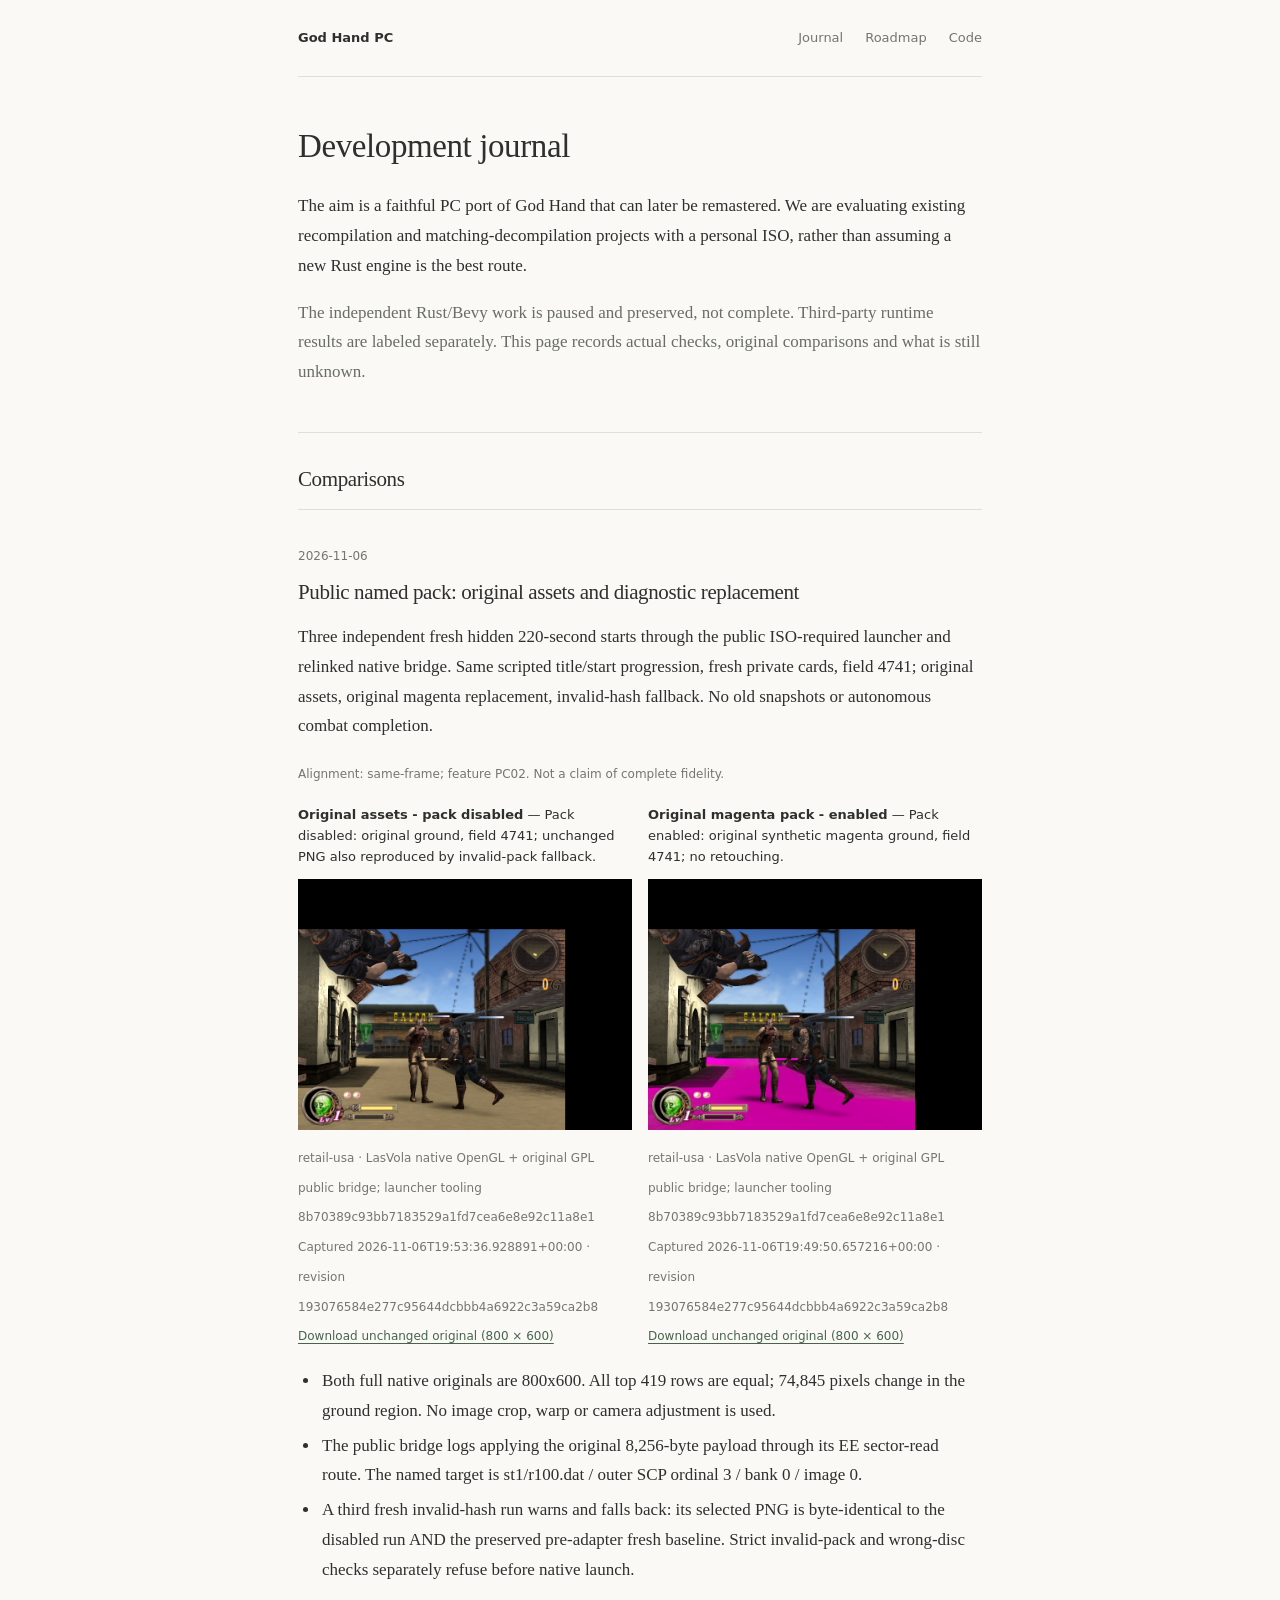
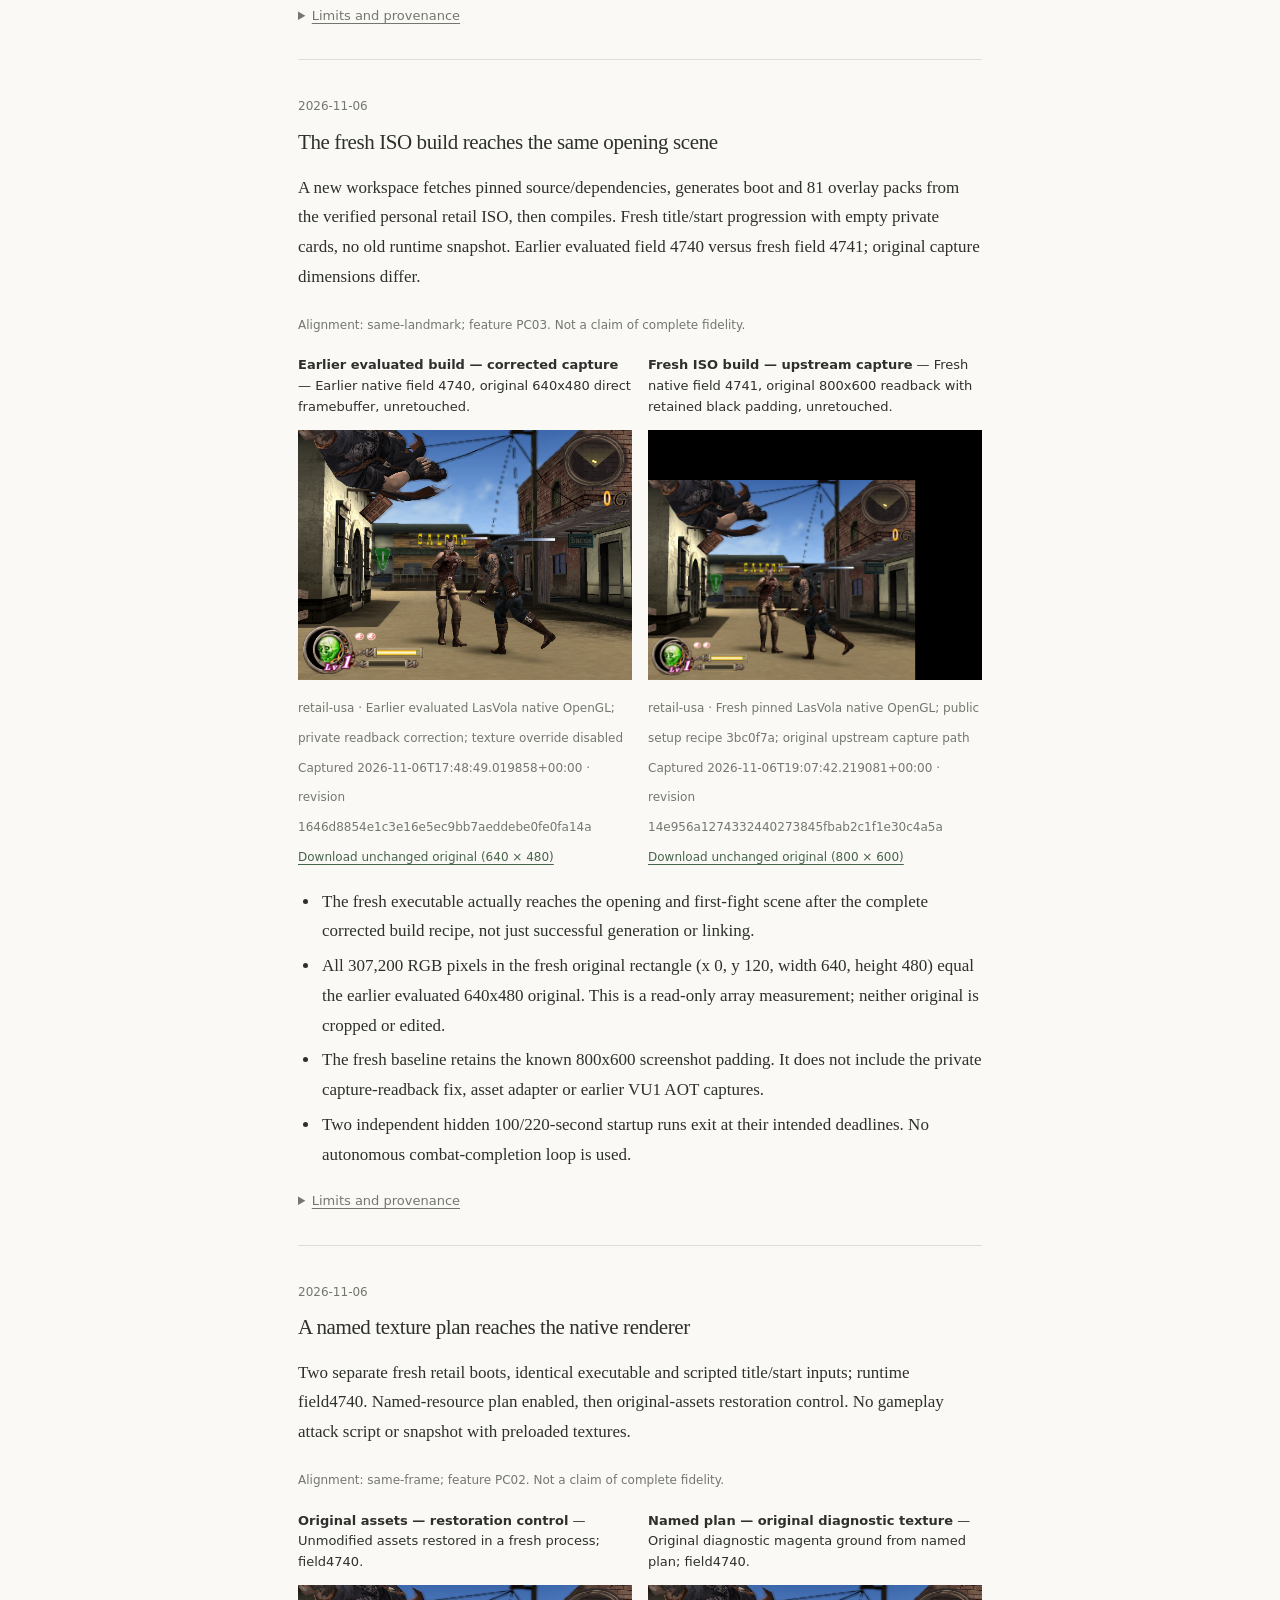
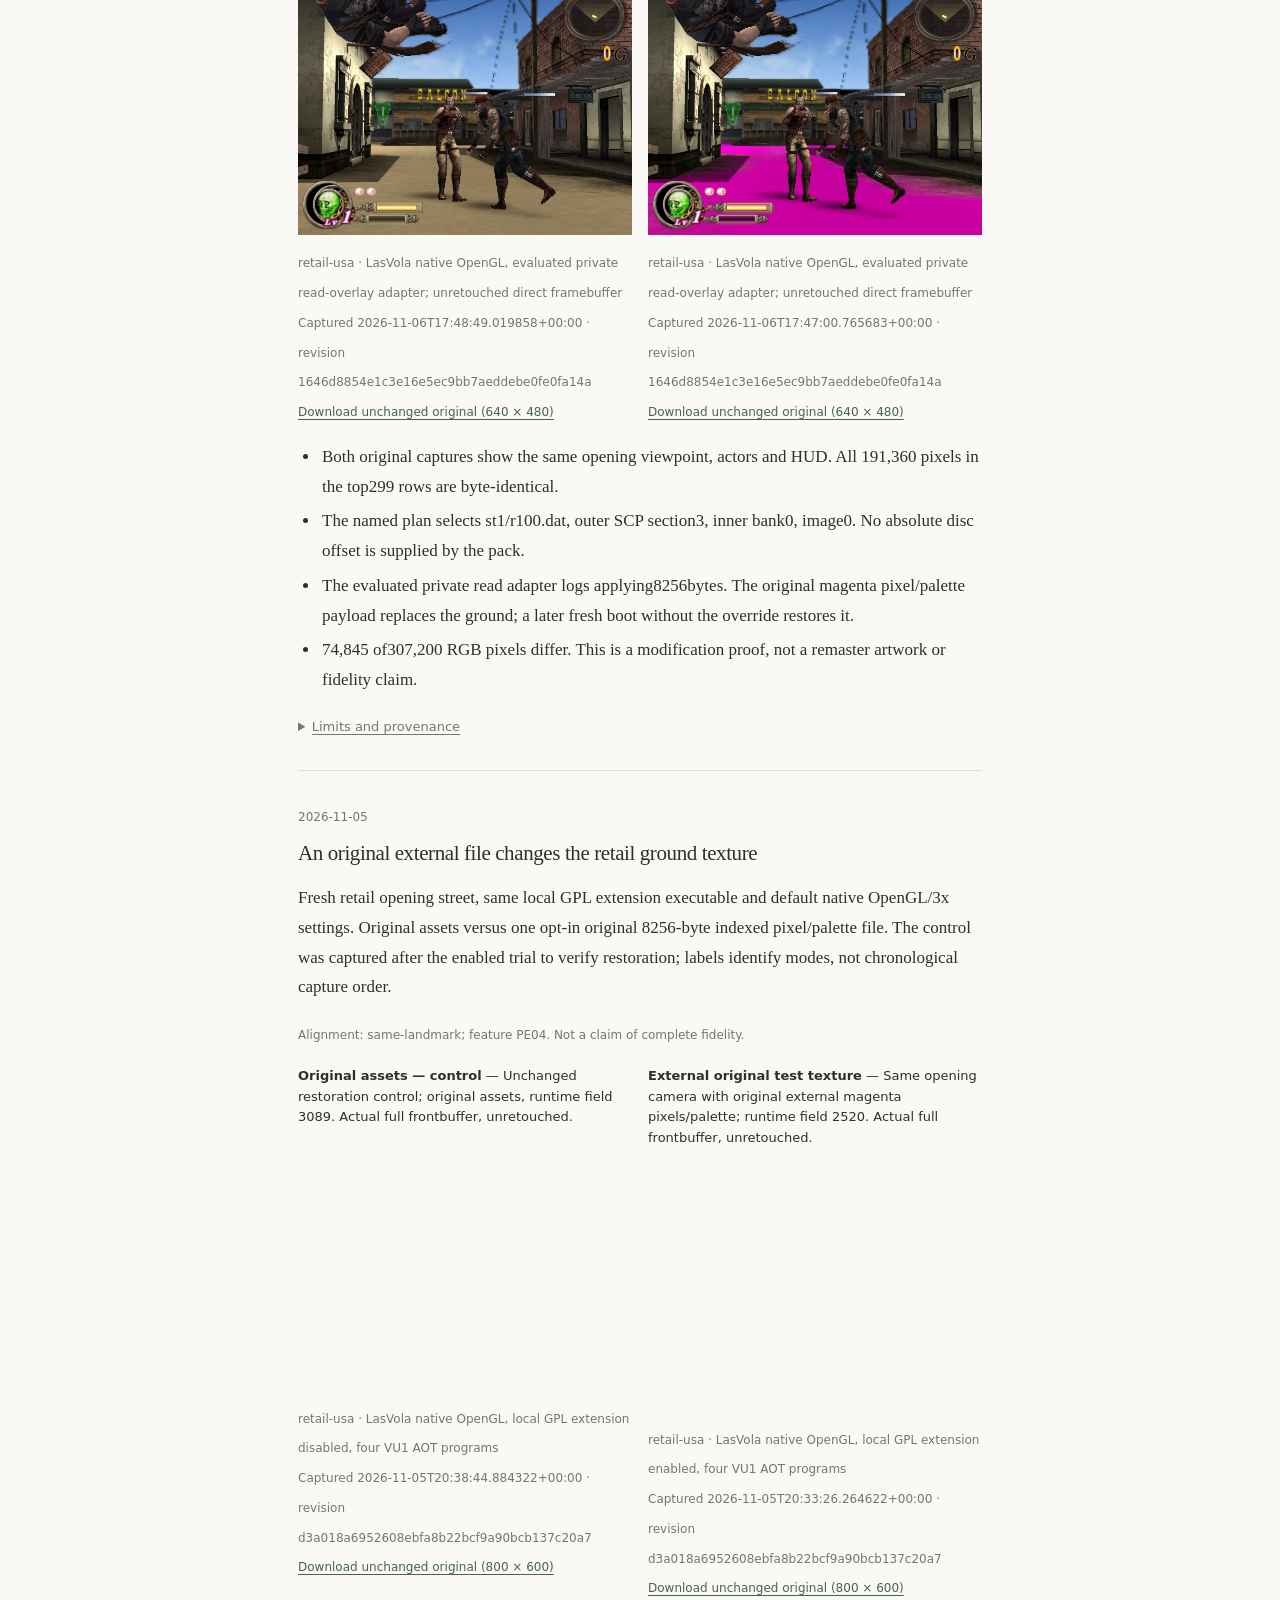
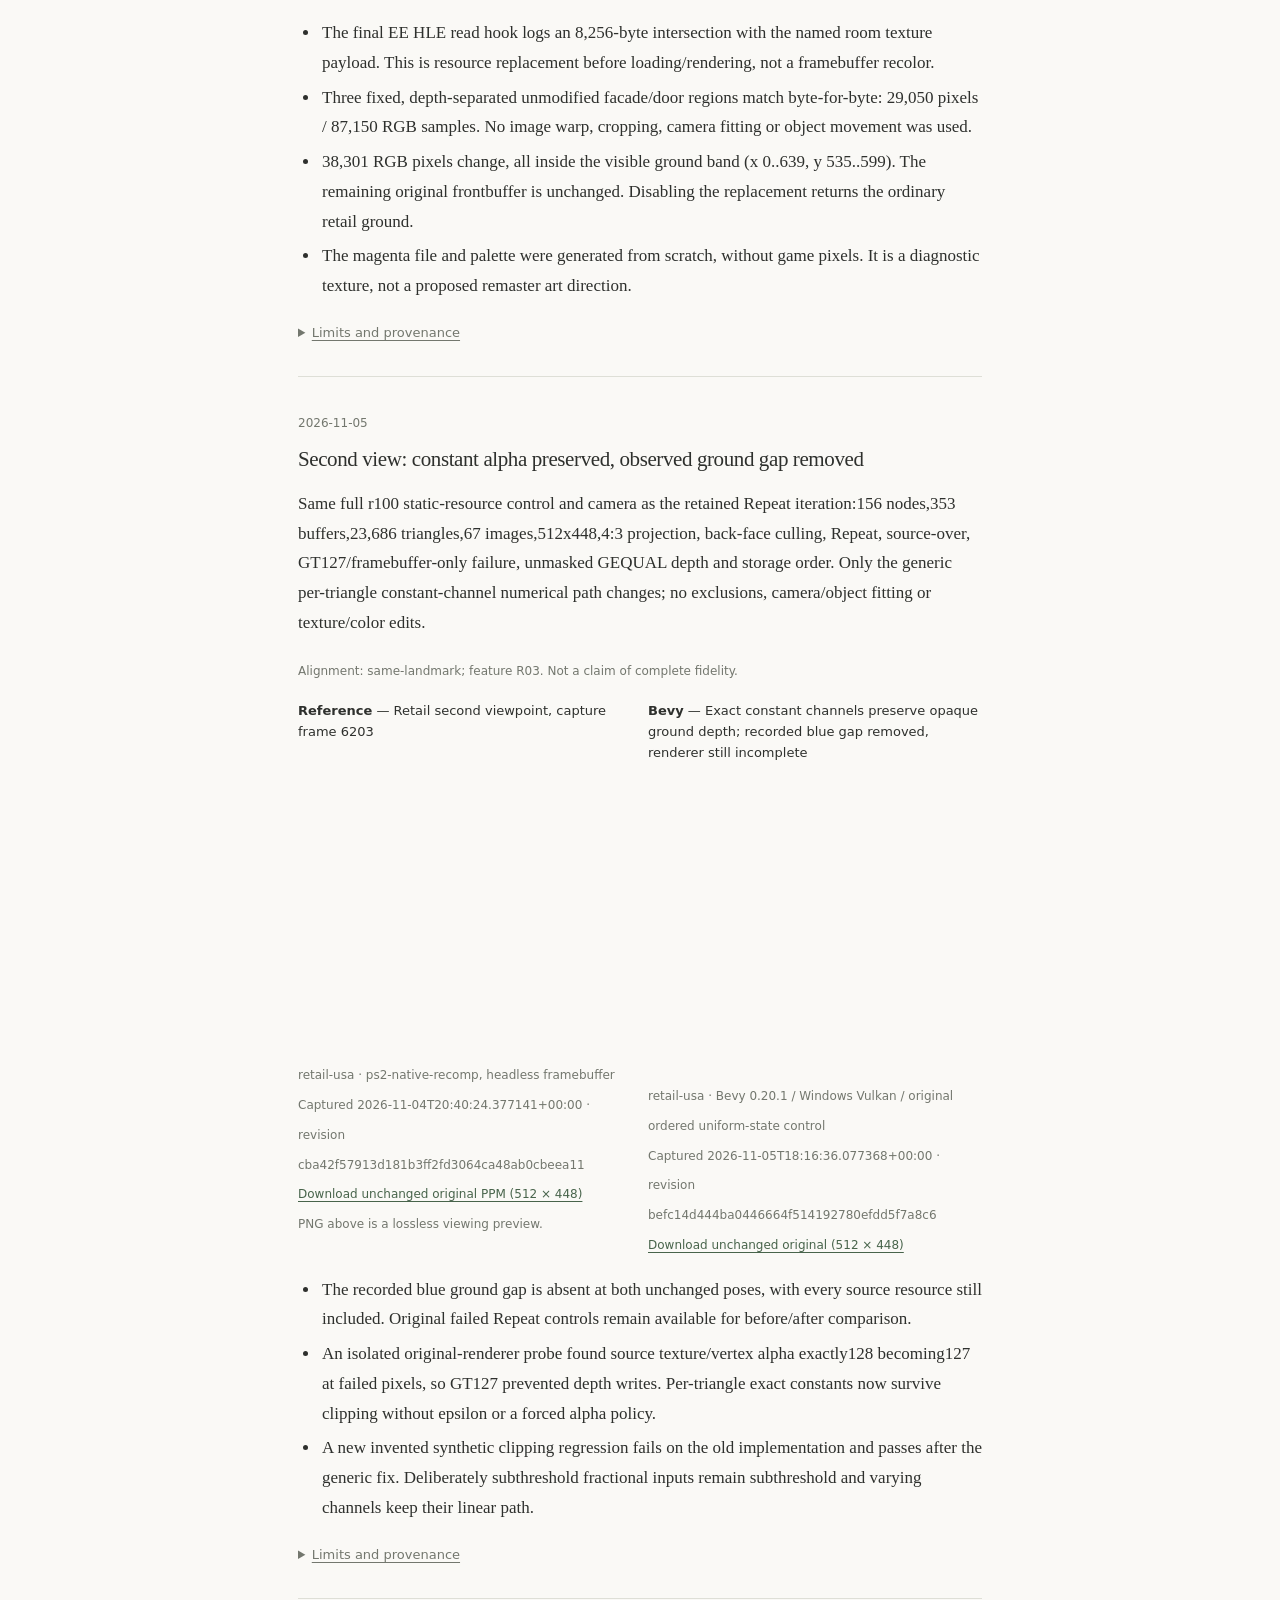
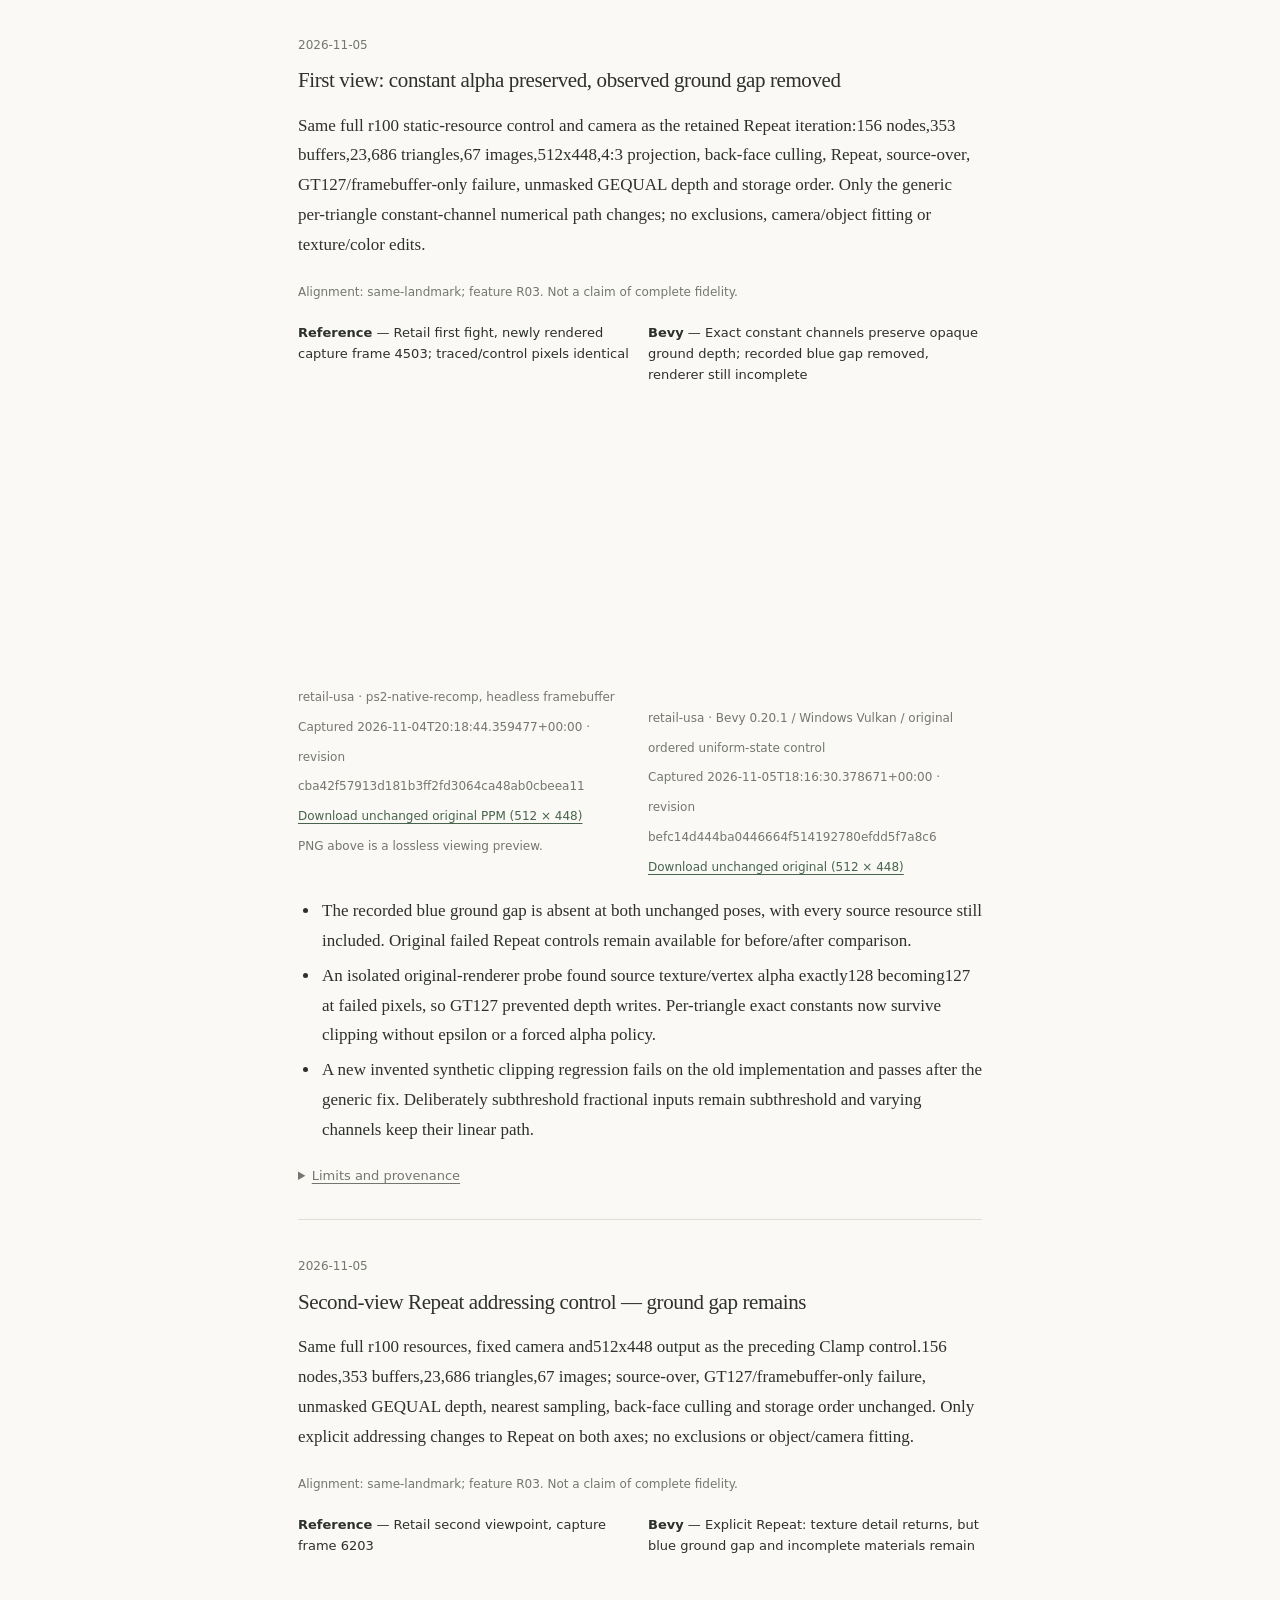
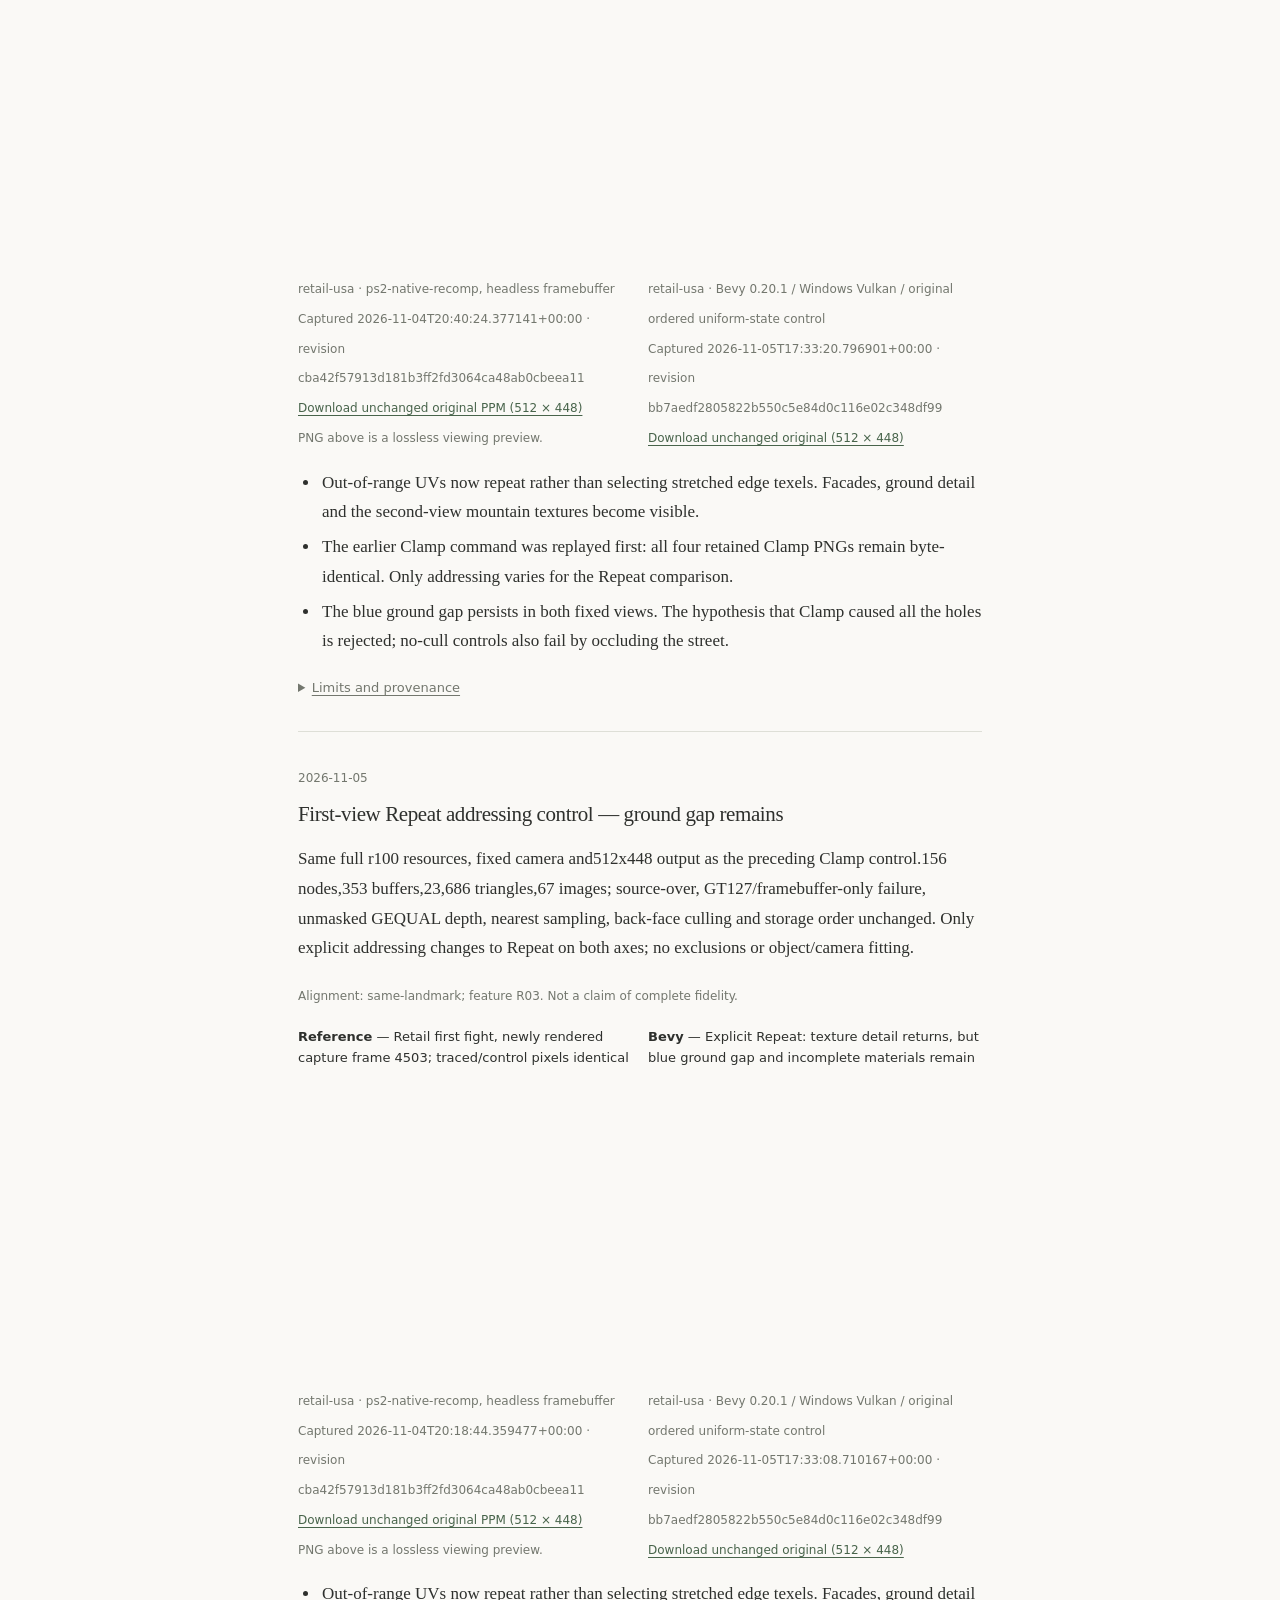
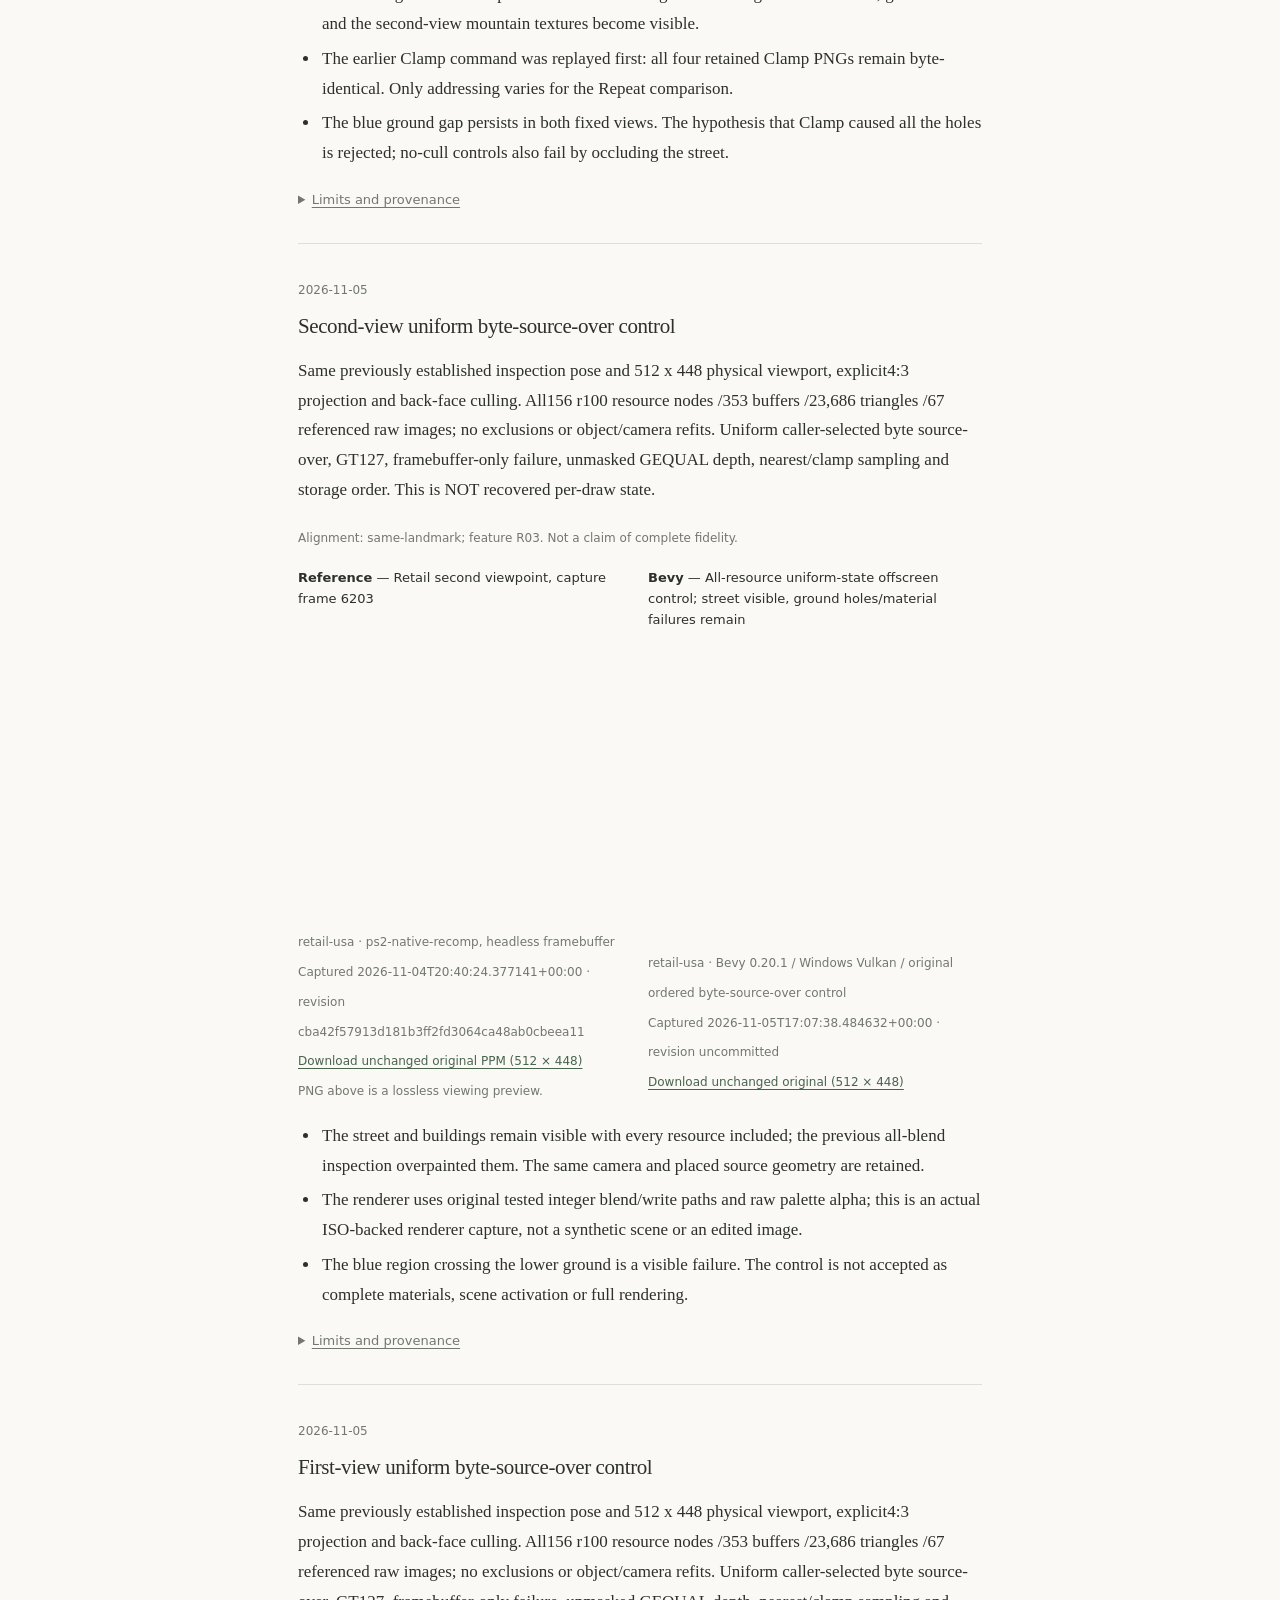
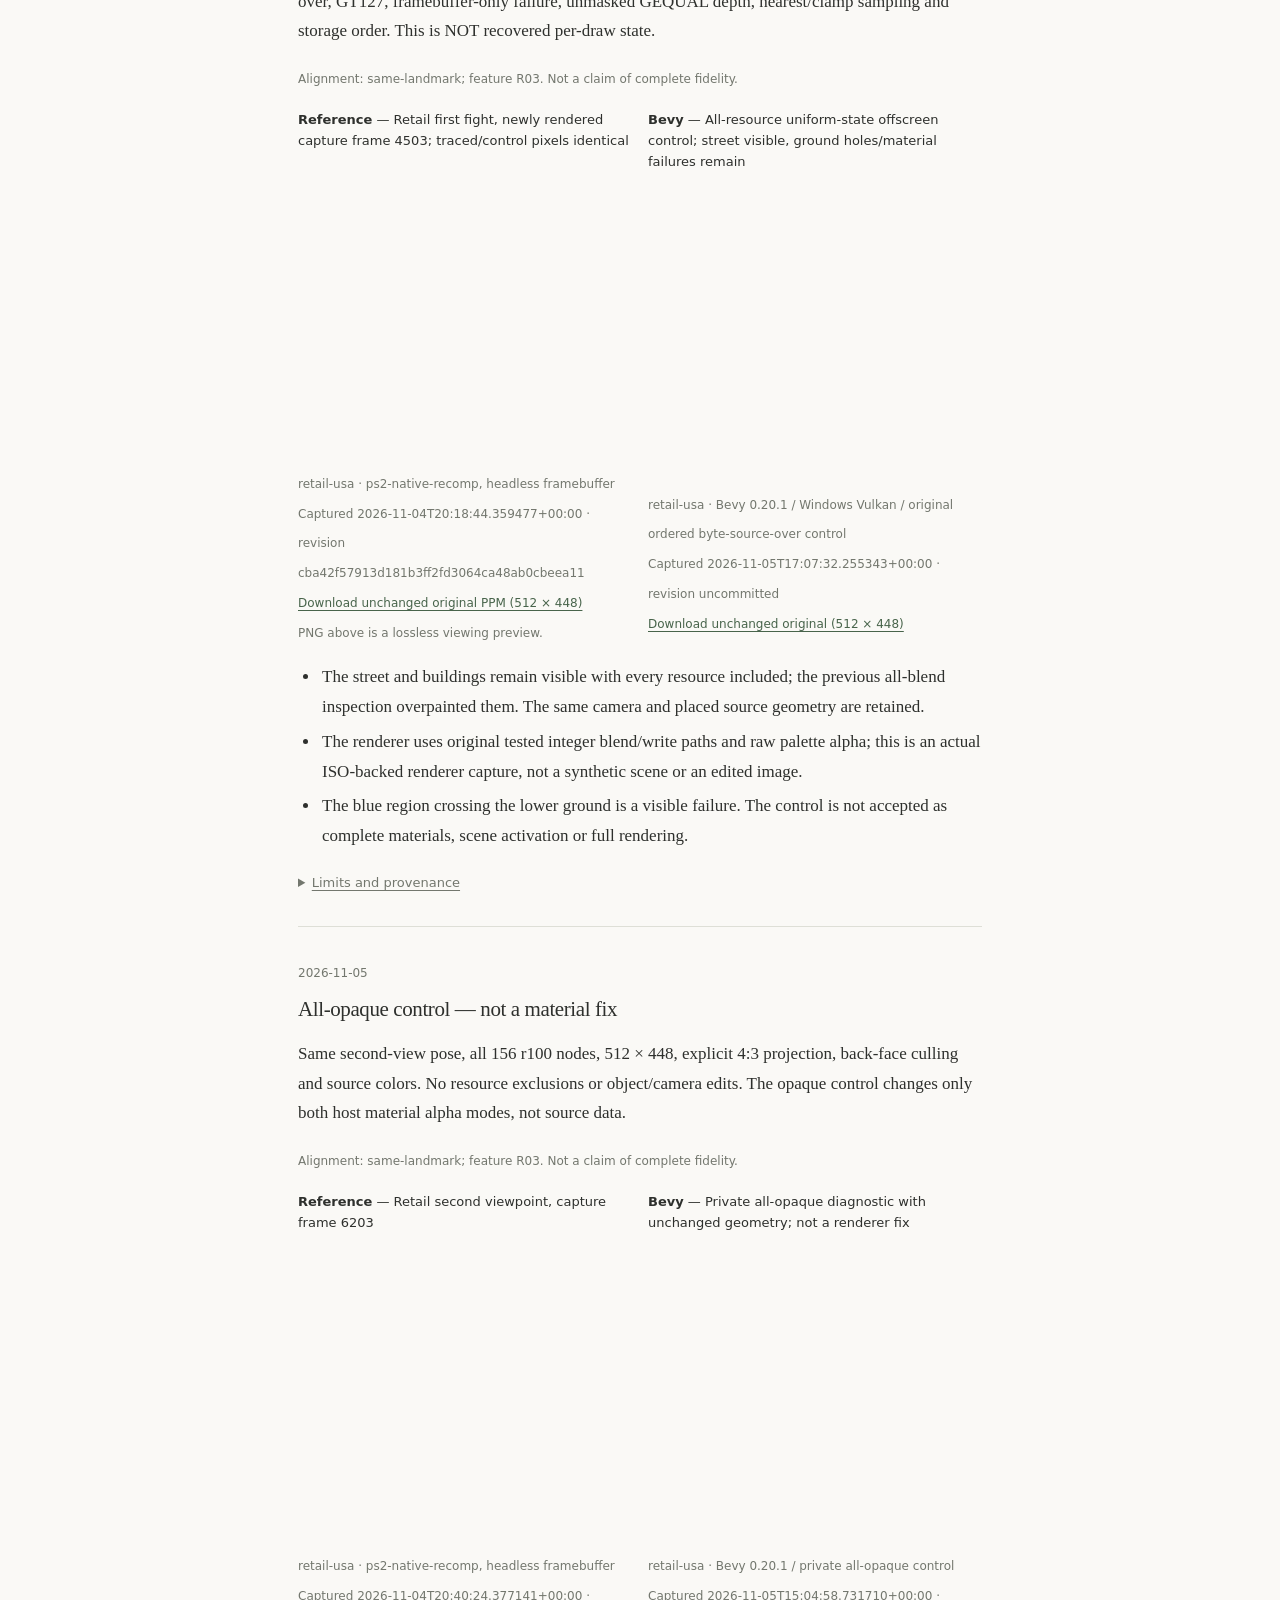
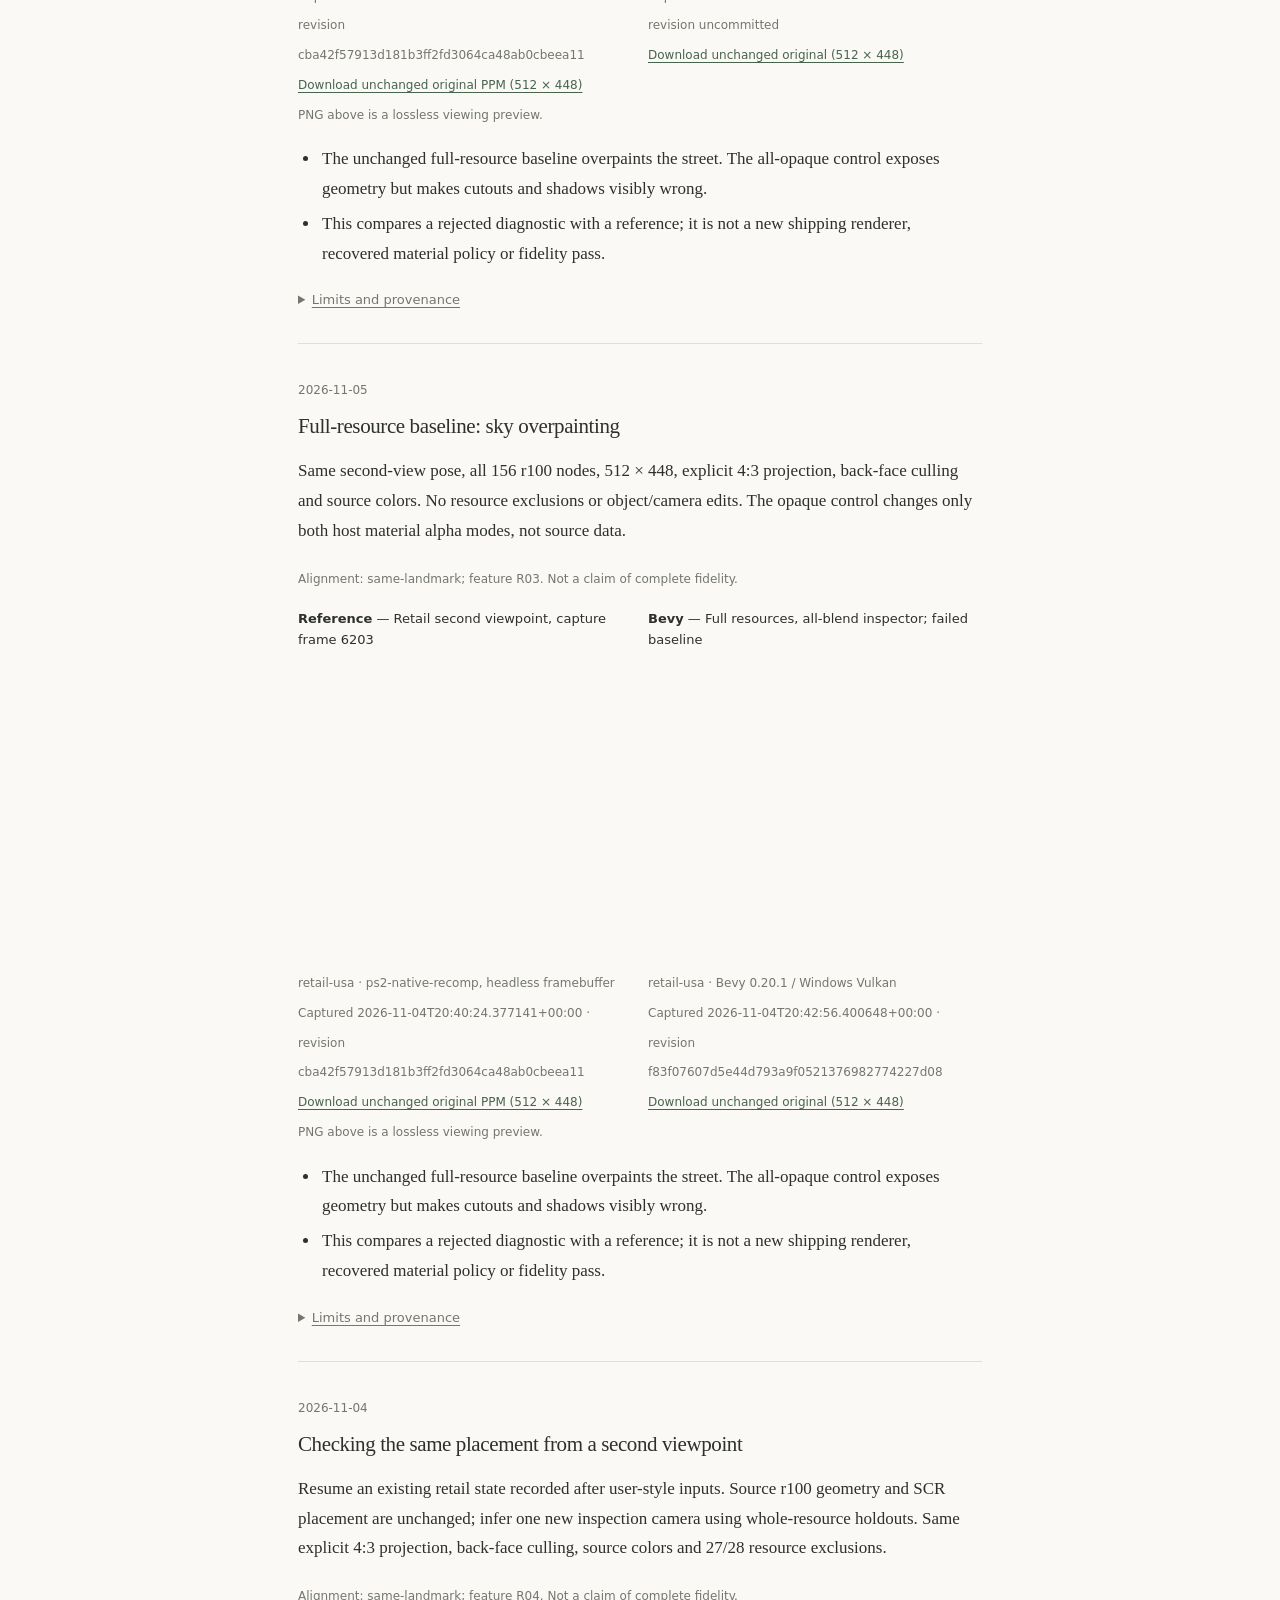
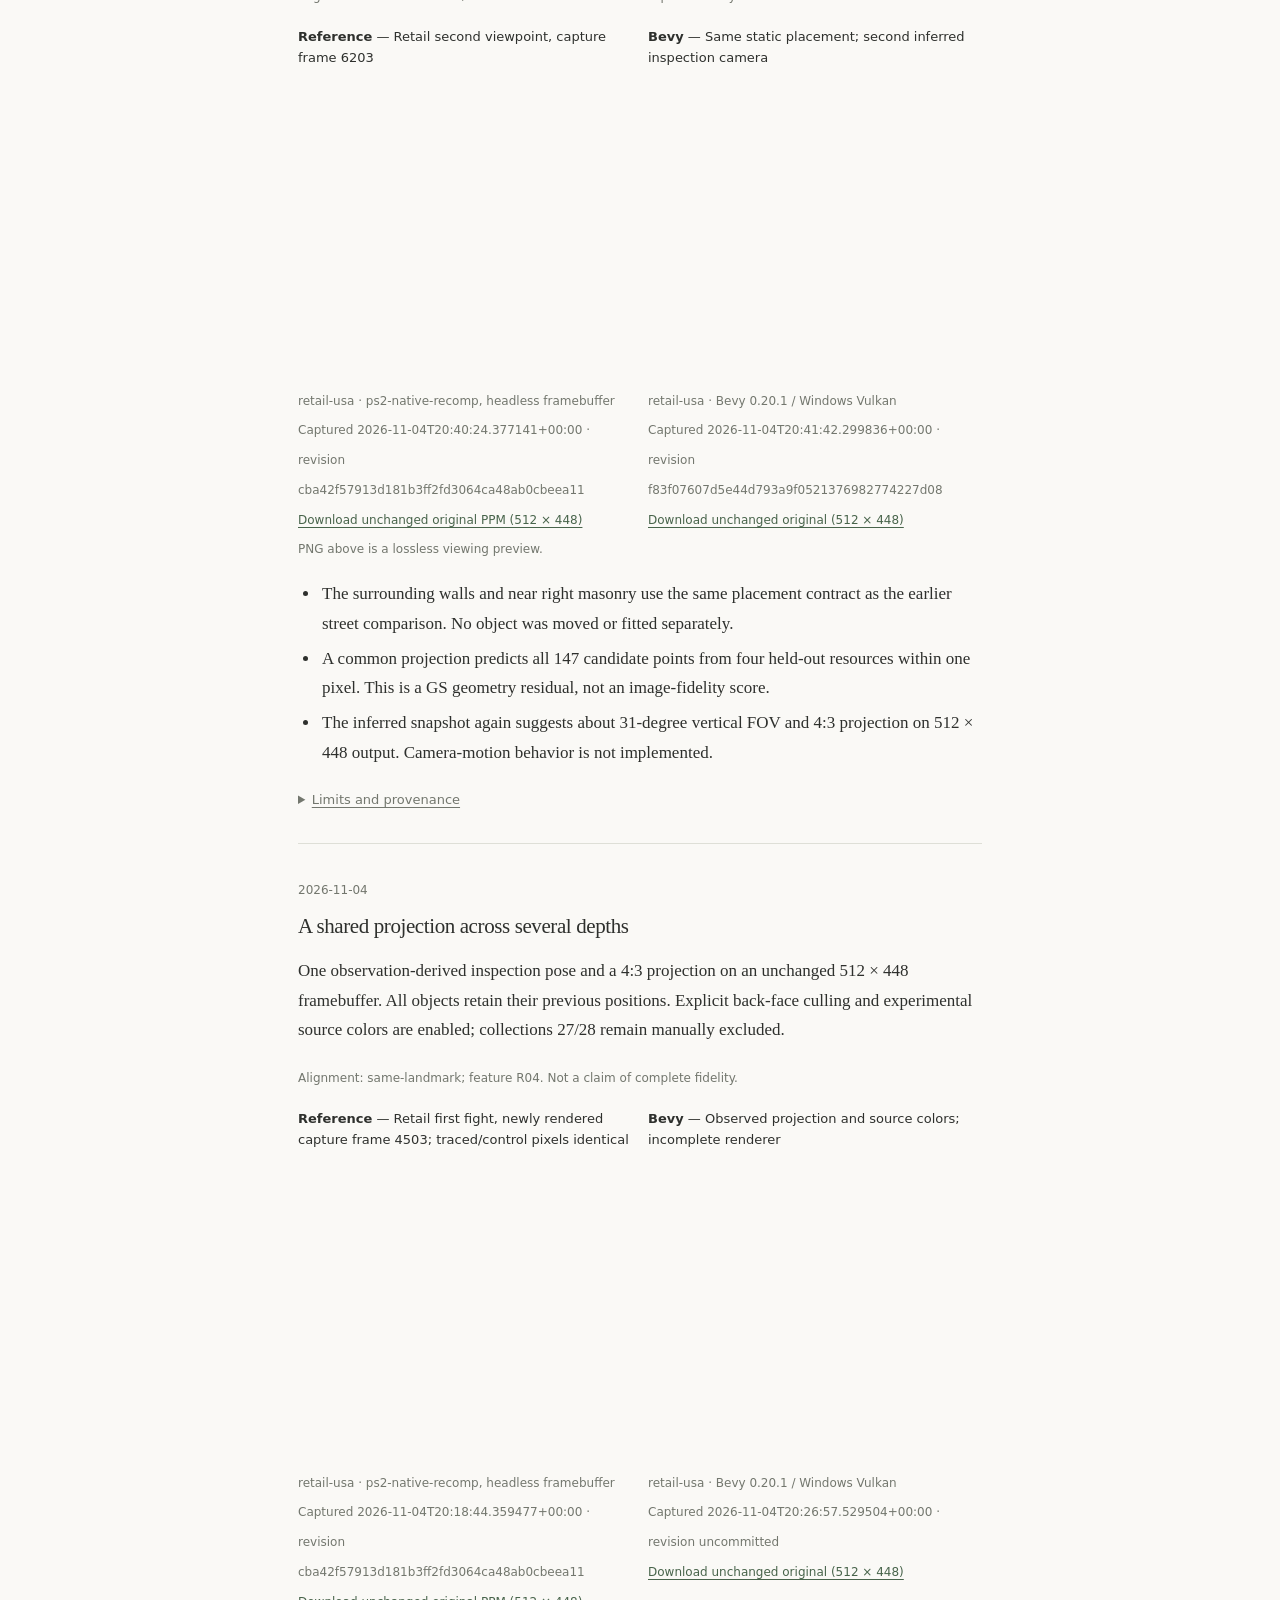
<file: docs/index.html>
<!doctype html><html lang="en"><meta charset="utf-8"><meta http-equiv="refresh" content="0;url=dashboard/"><title>God Hand · development journal</title><a href="dashboard/">Open the development journal</a></html>
</file>
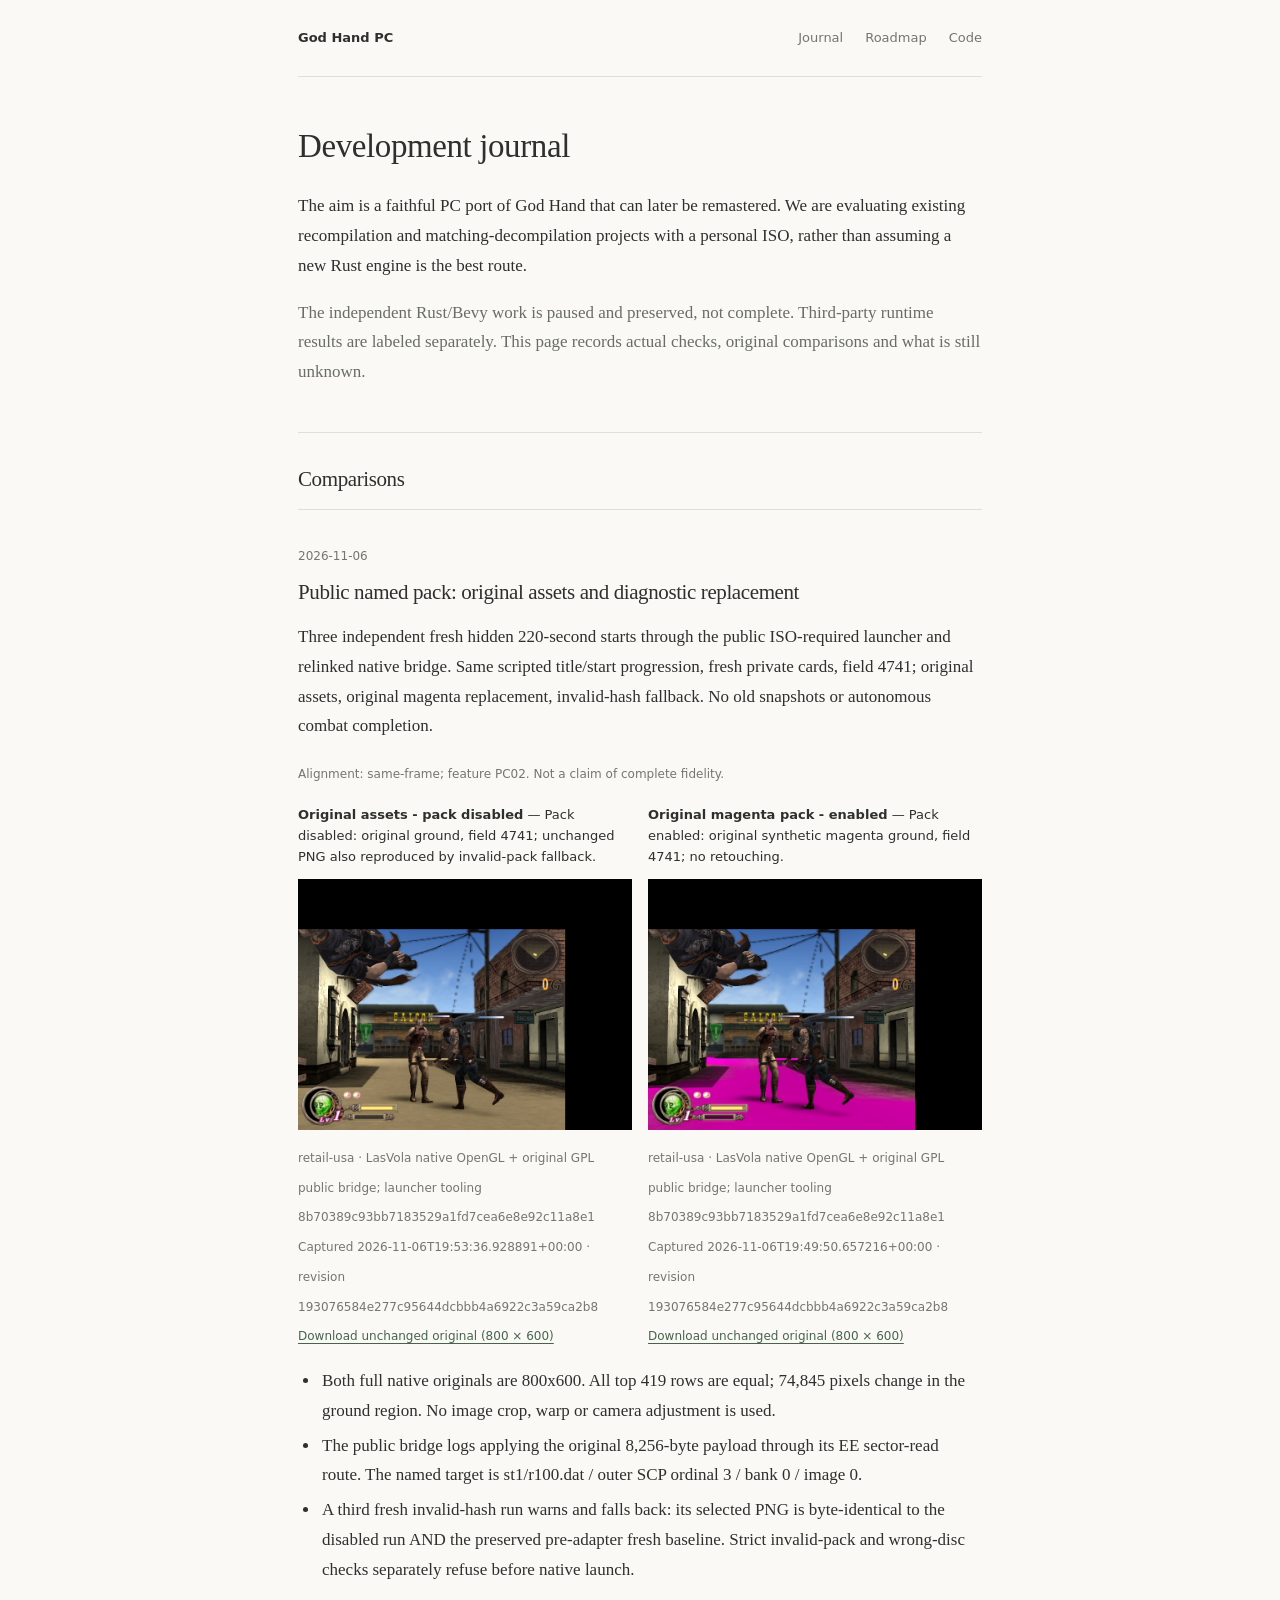
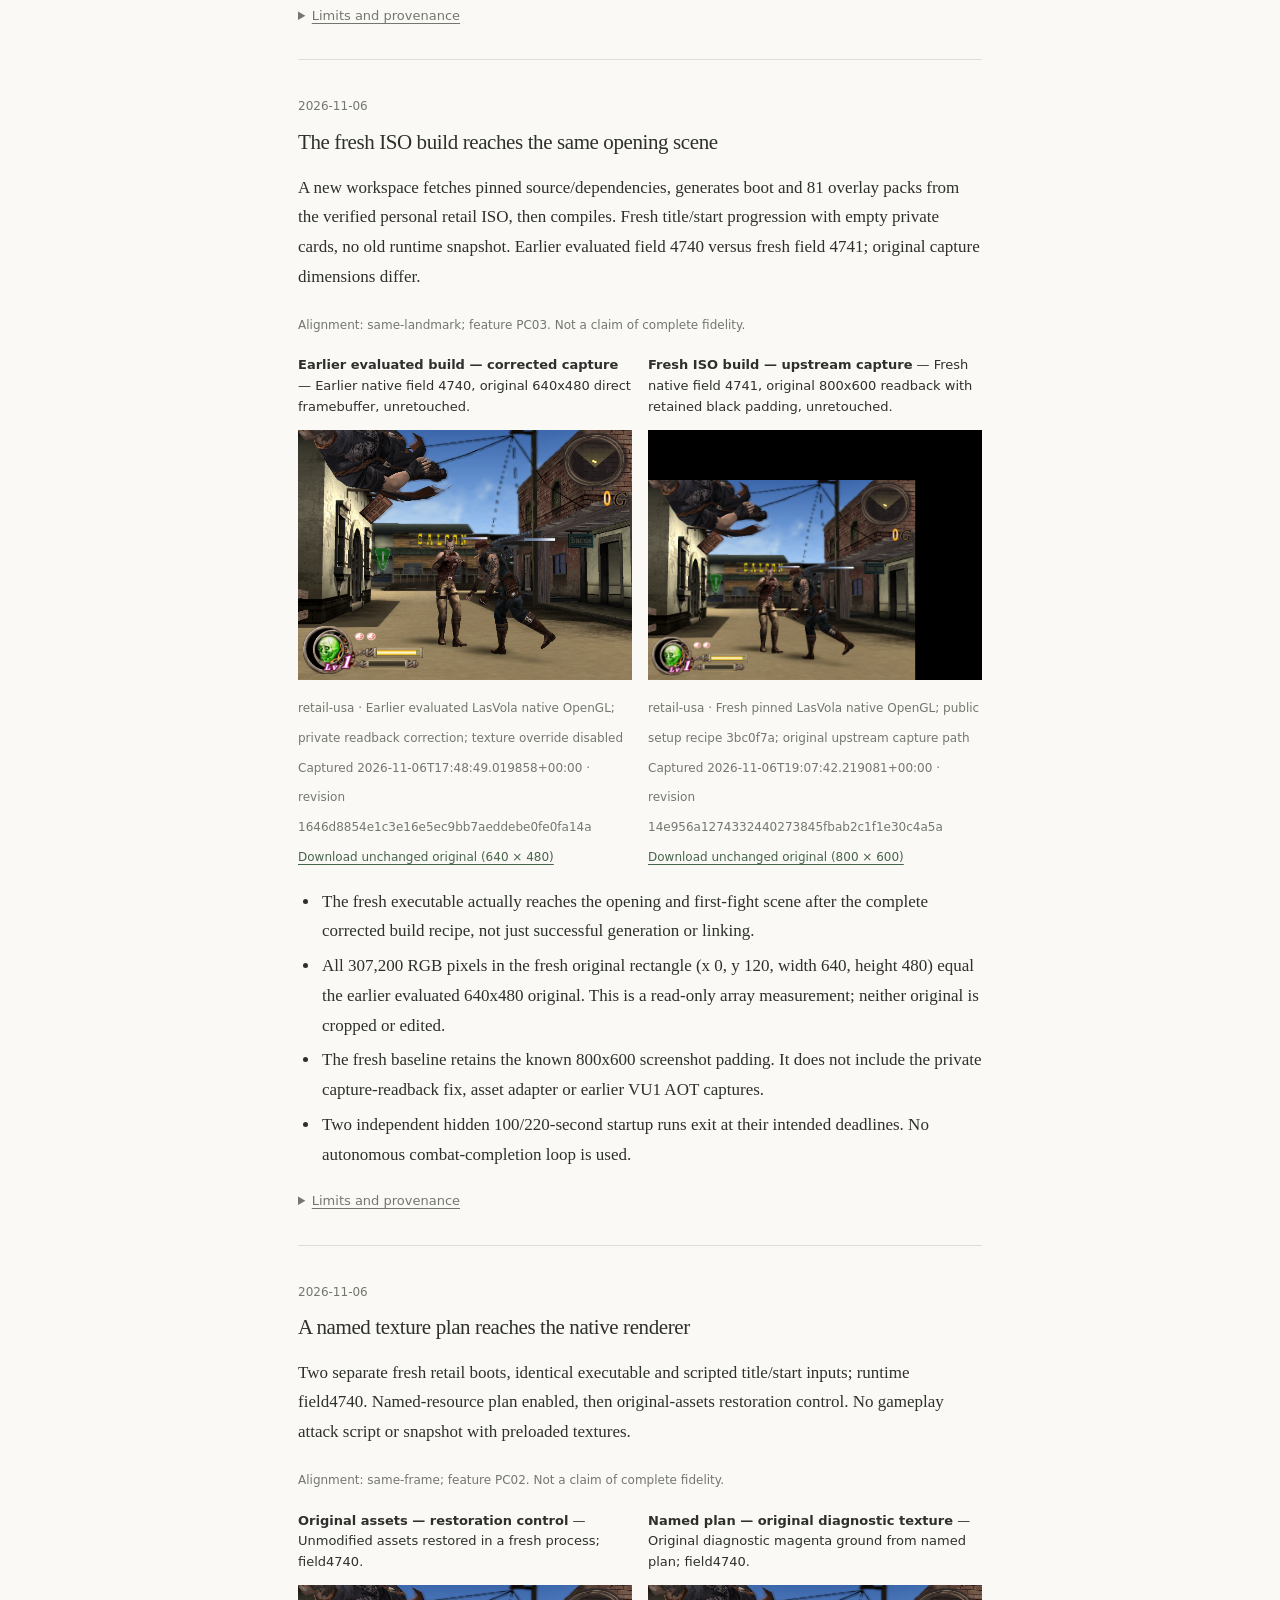
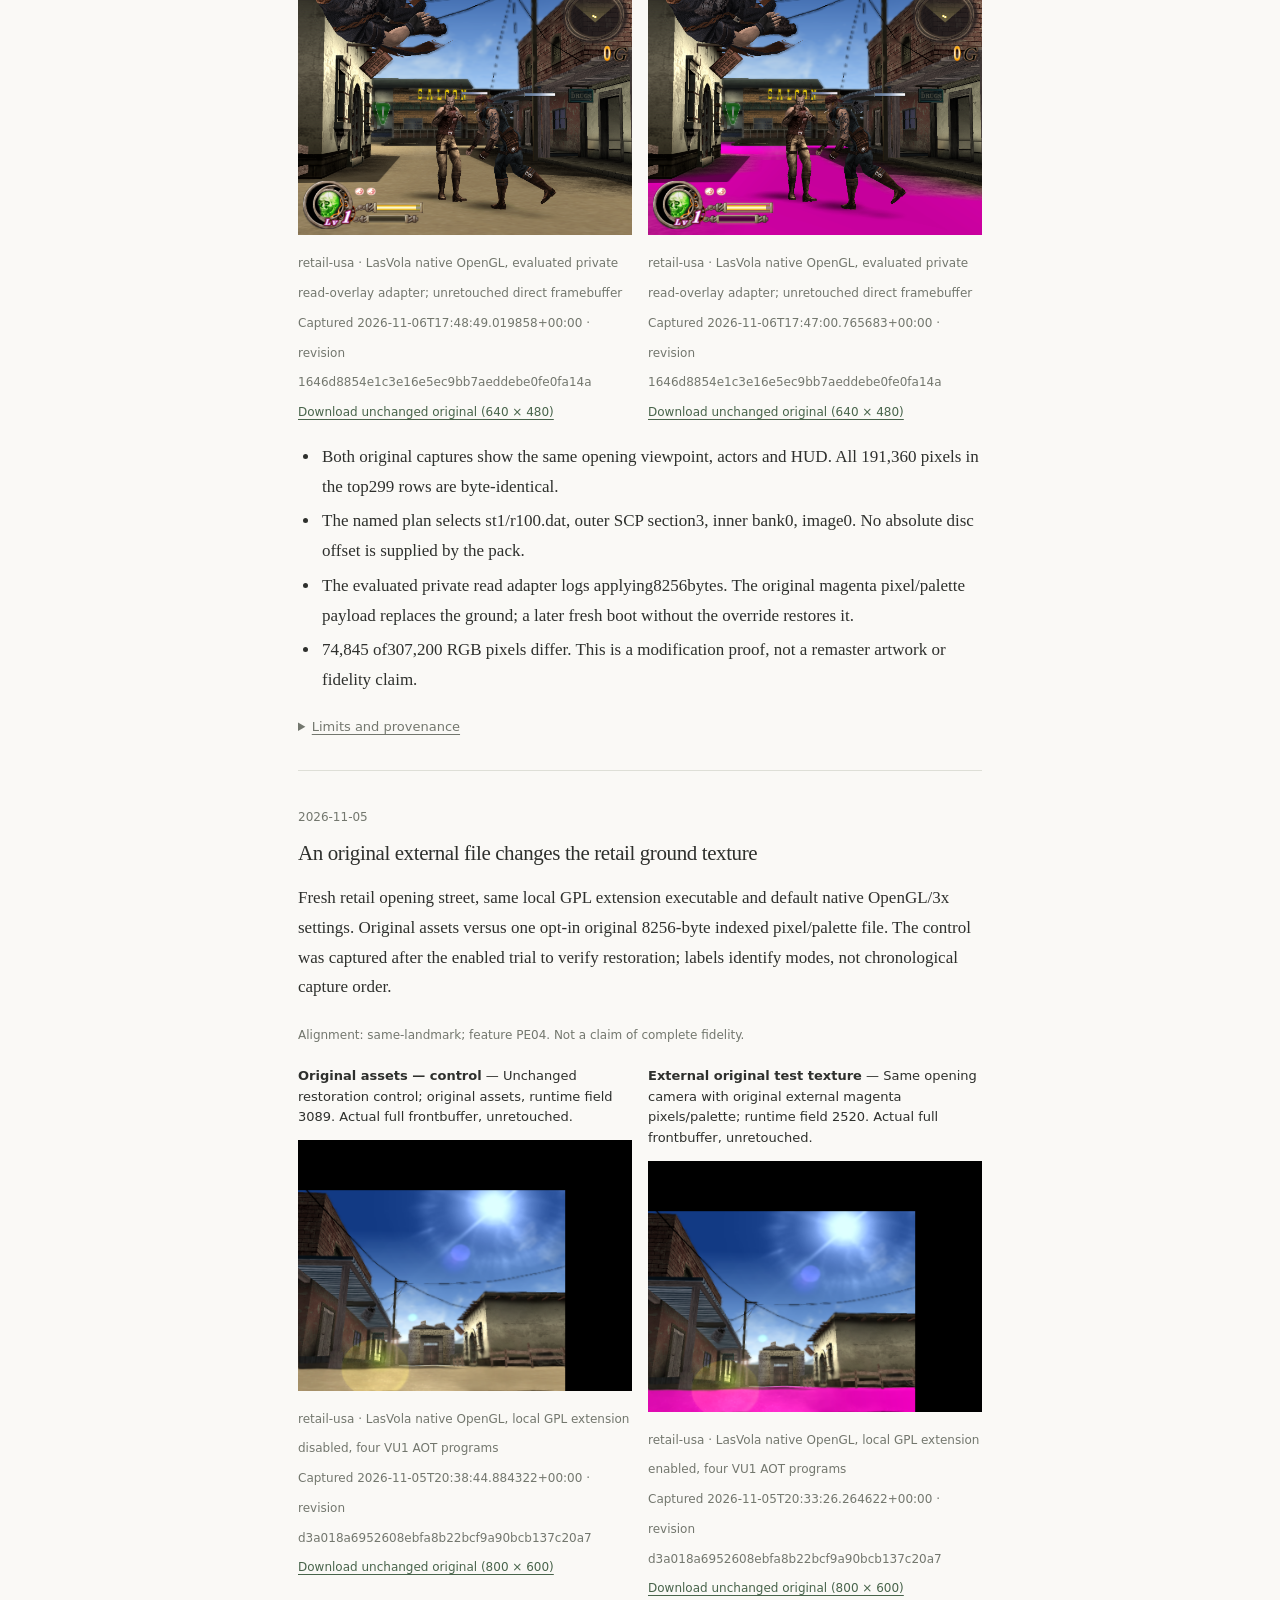
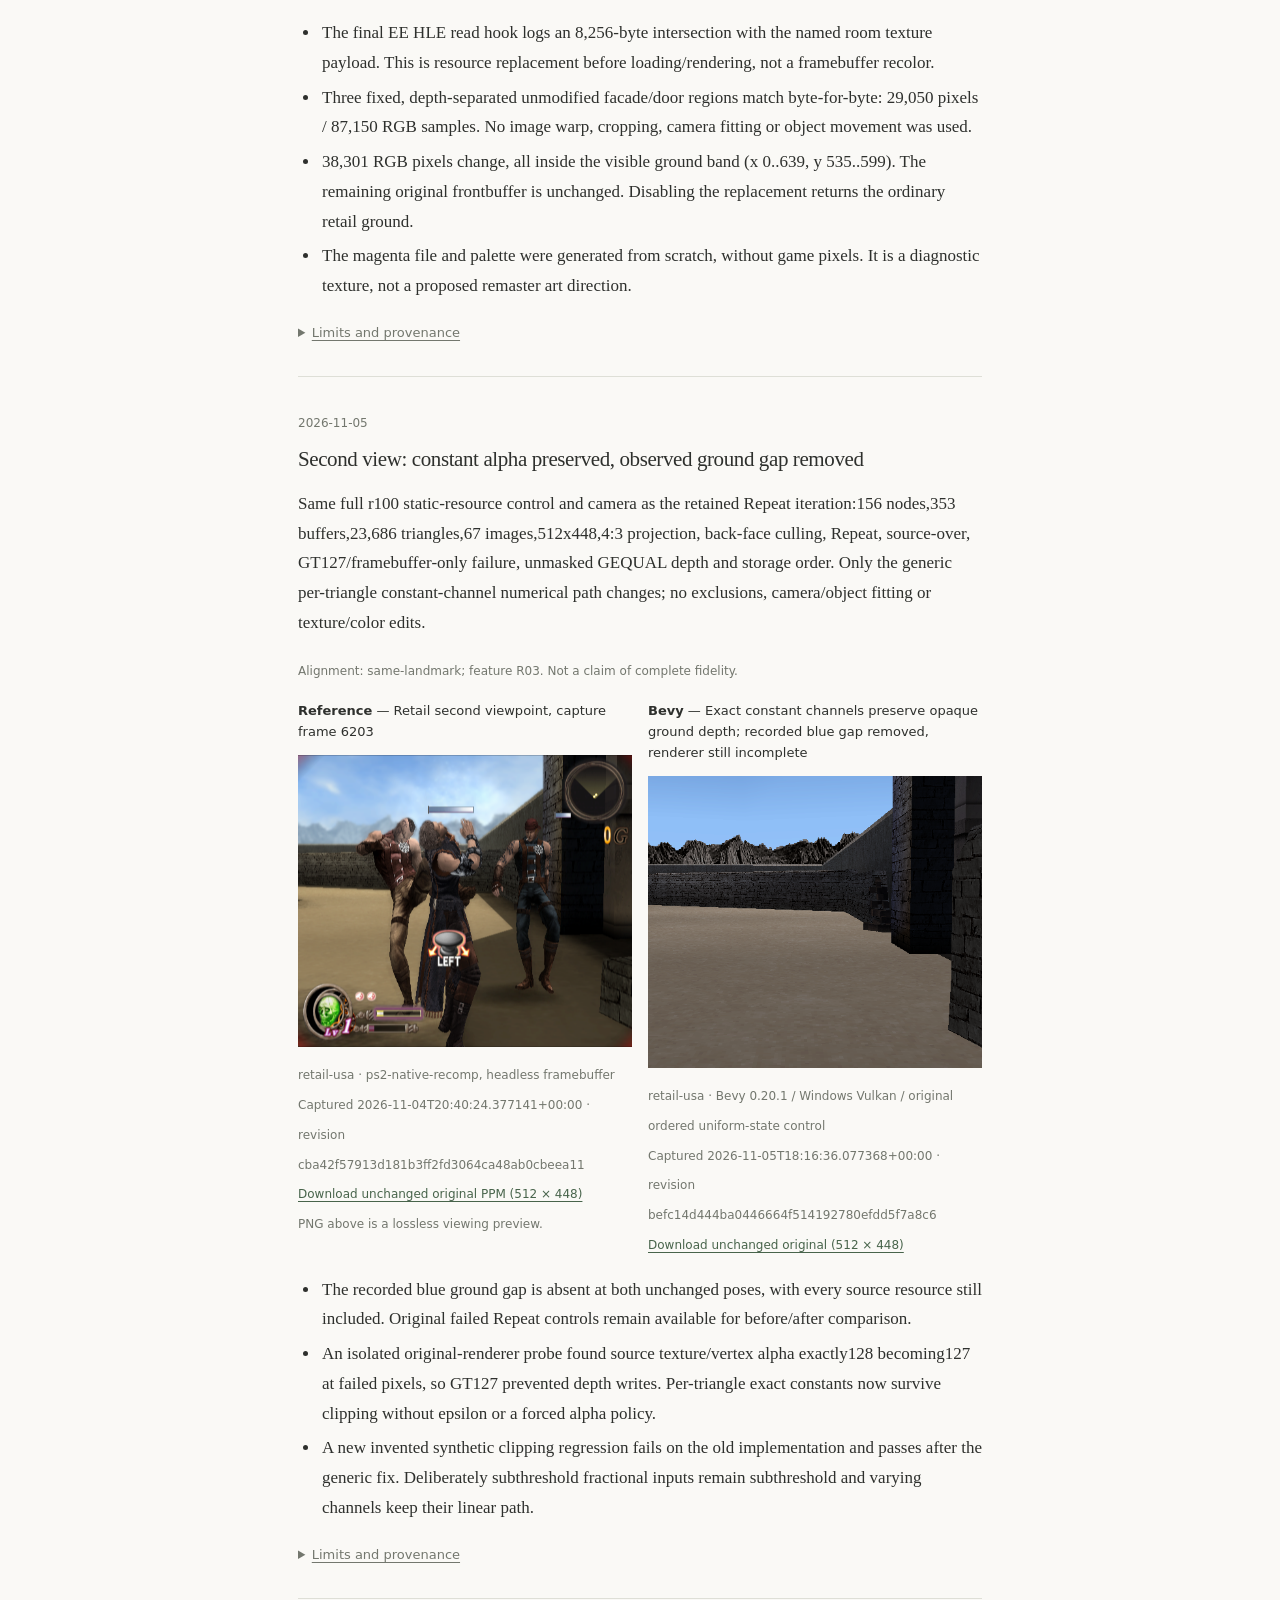
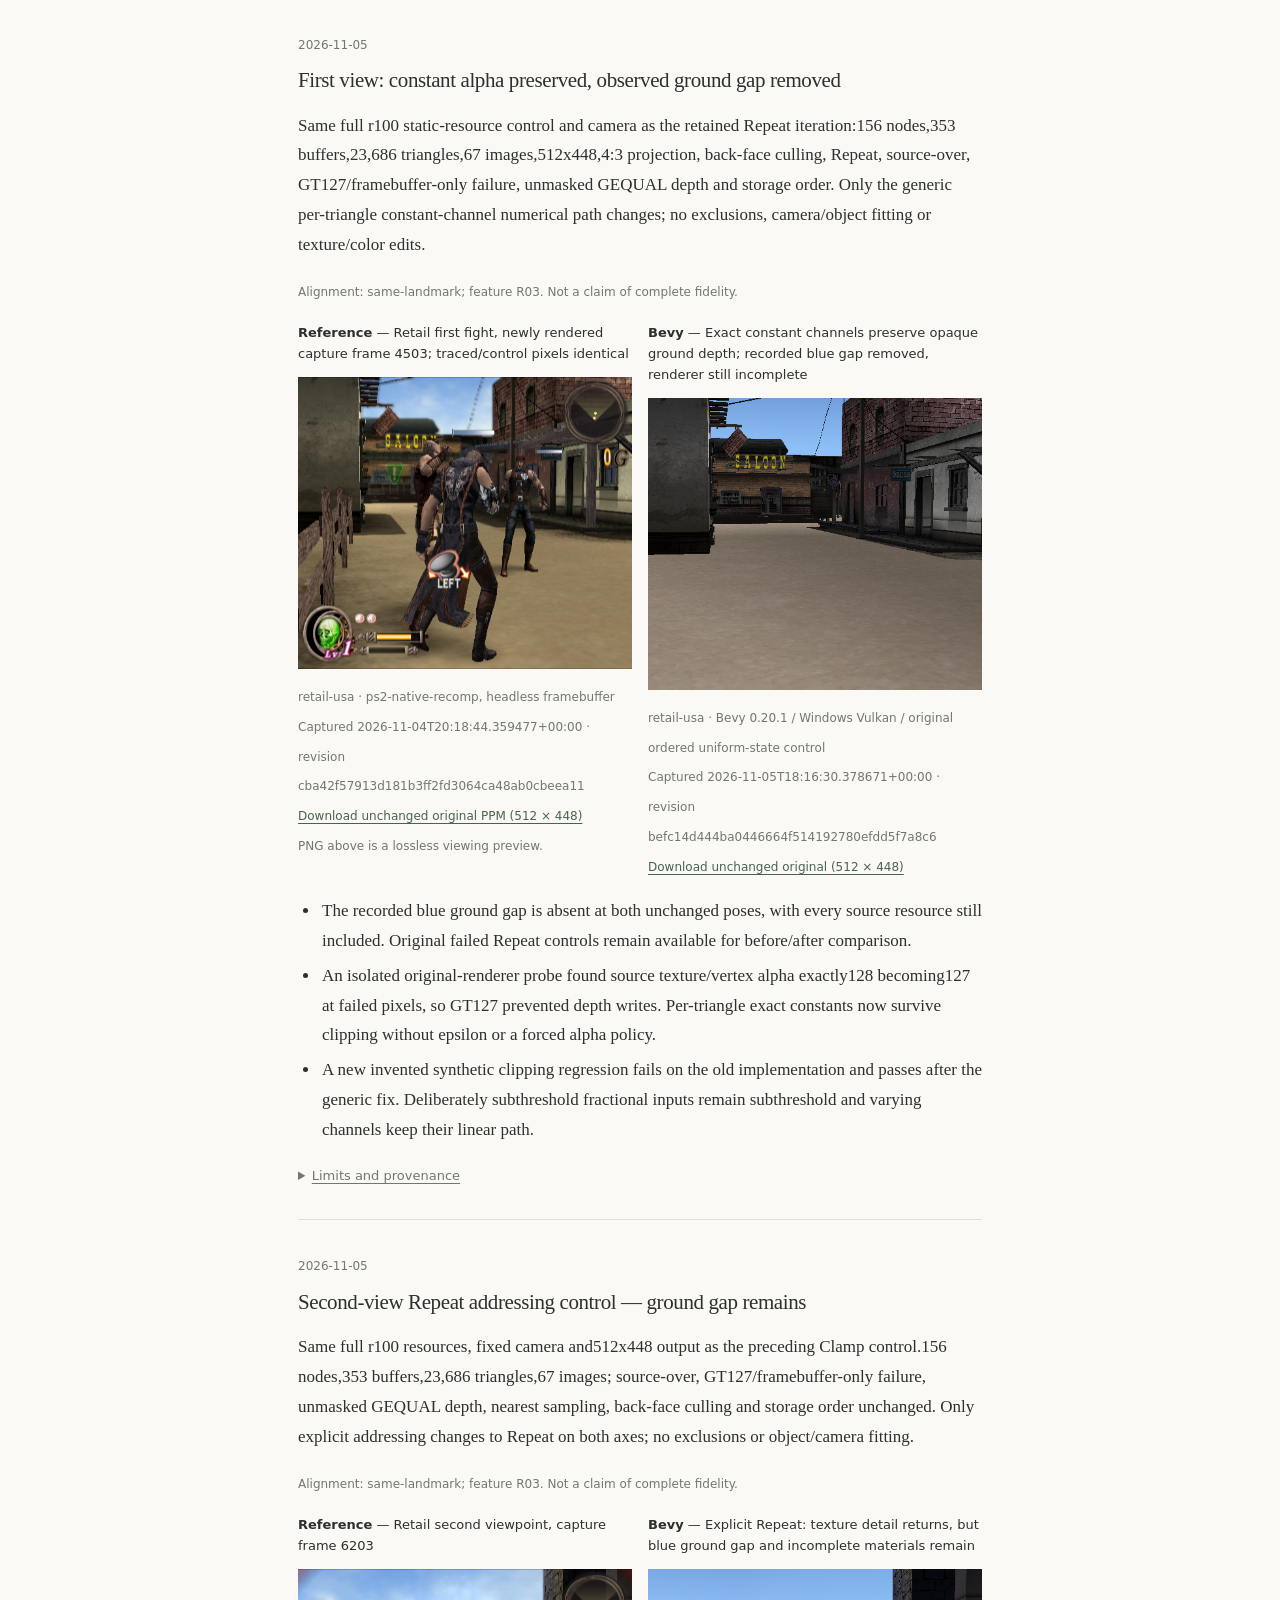
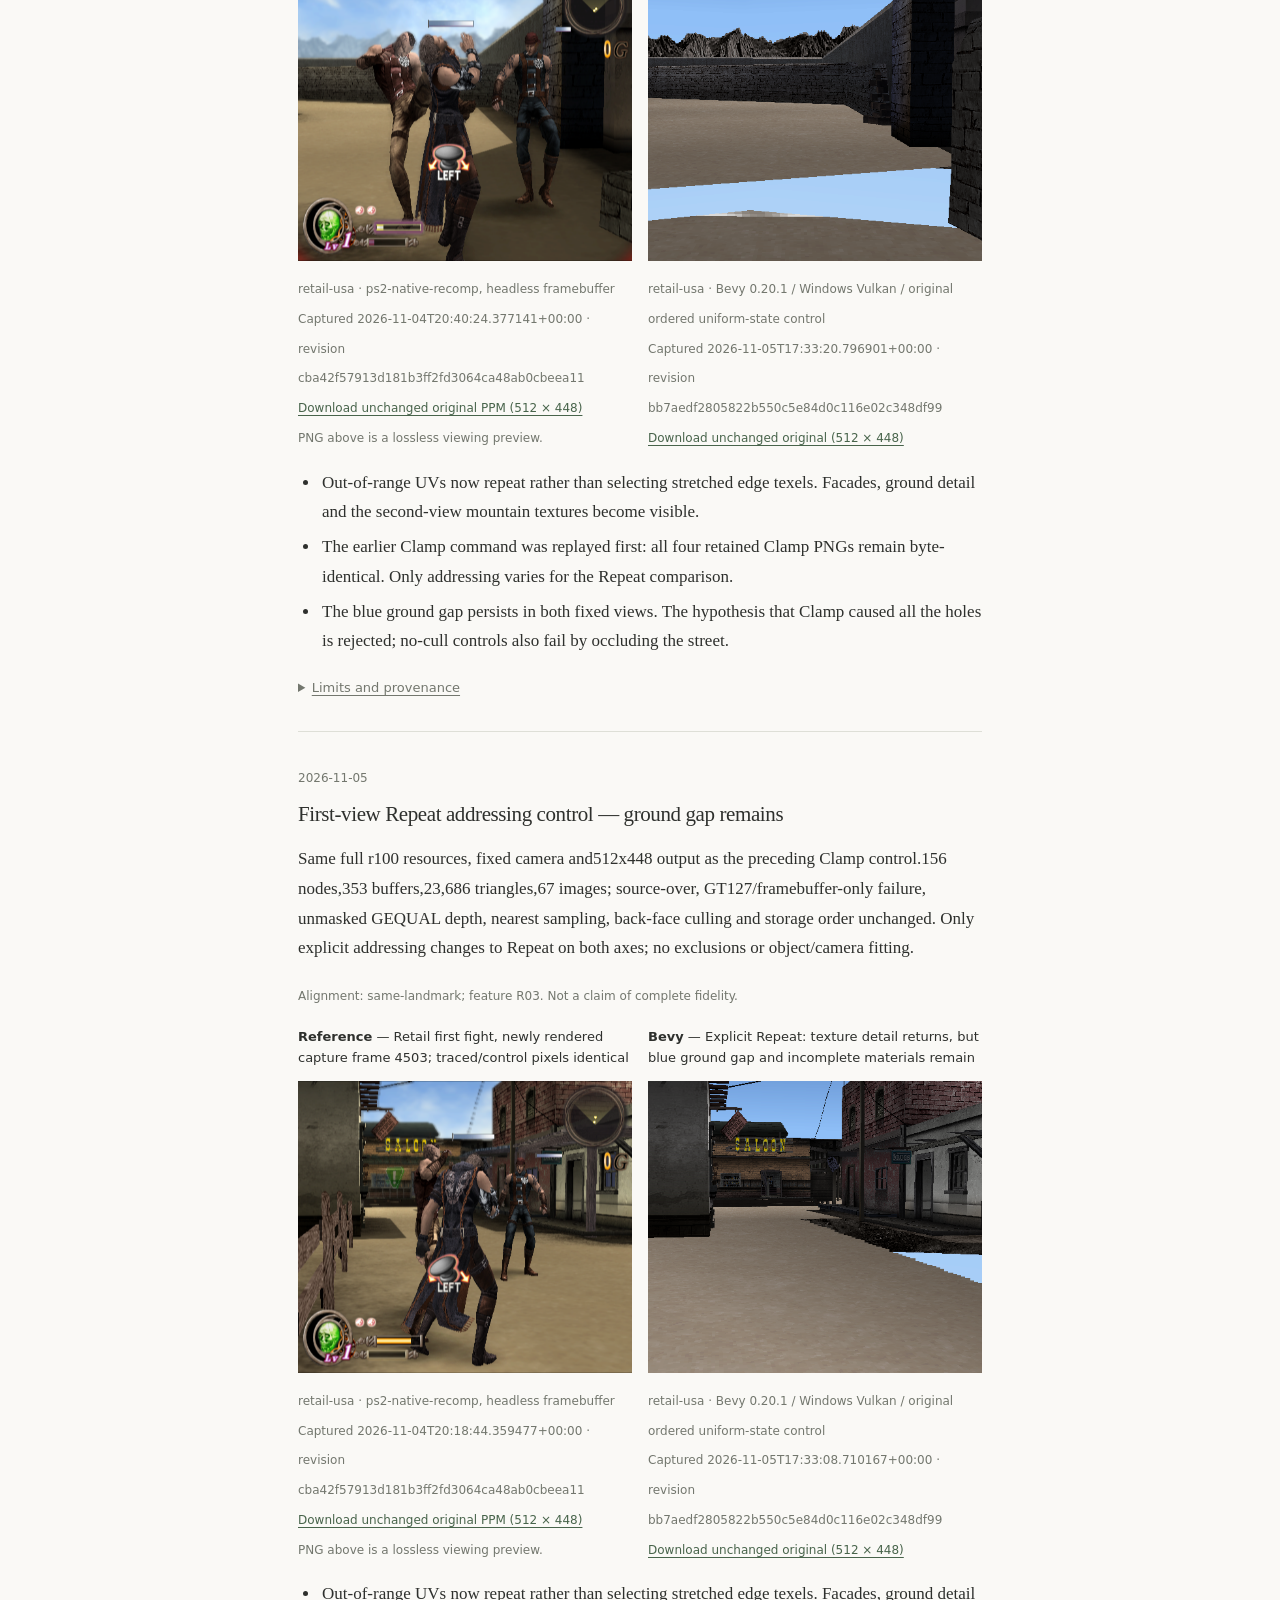
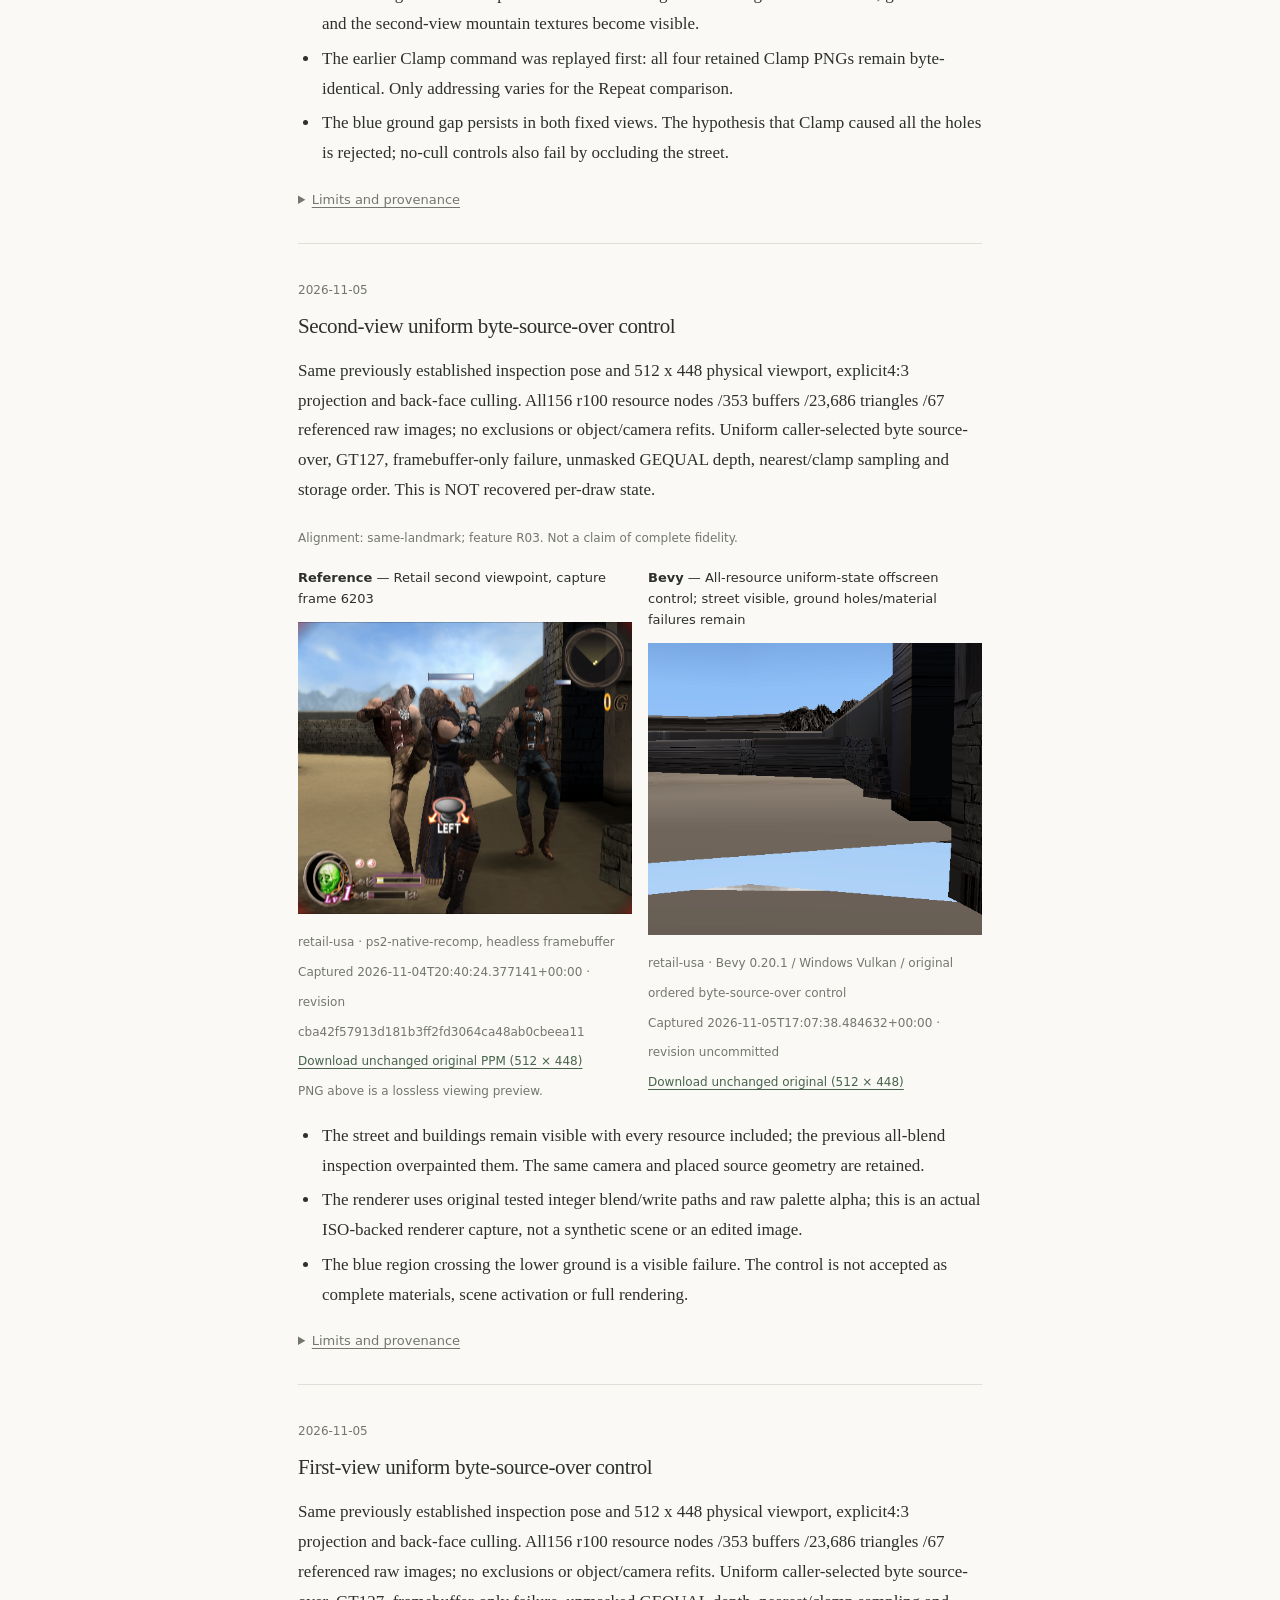
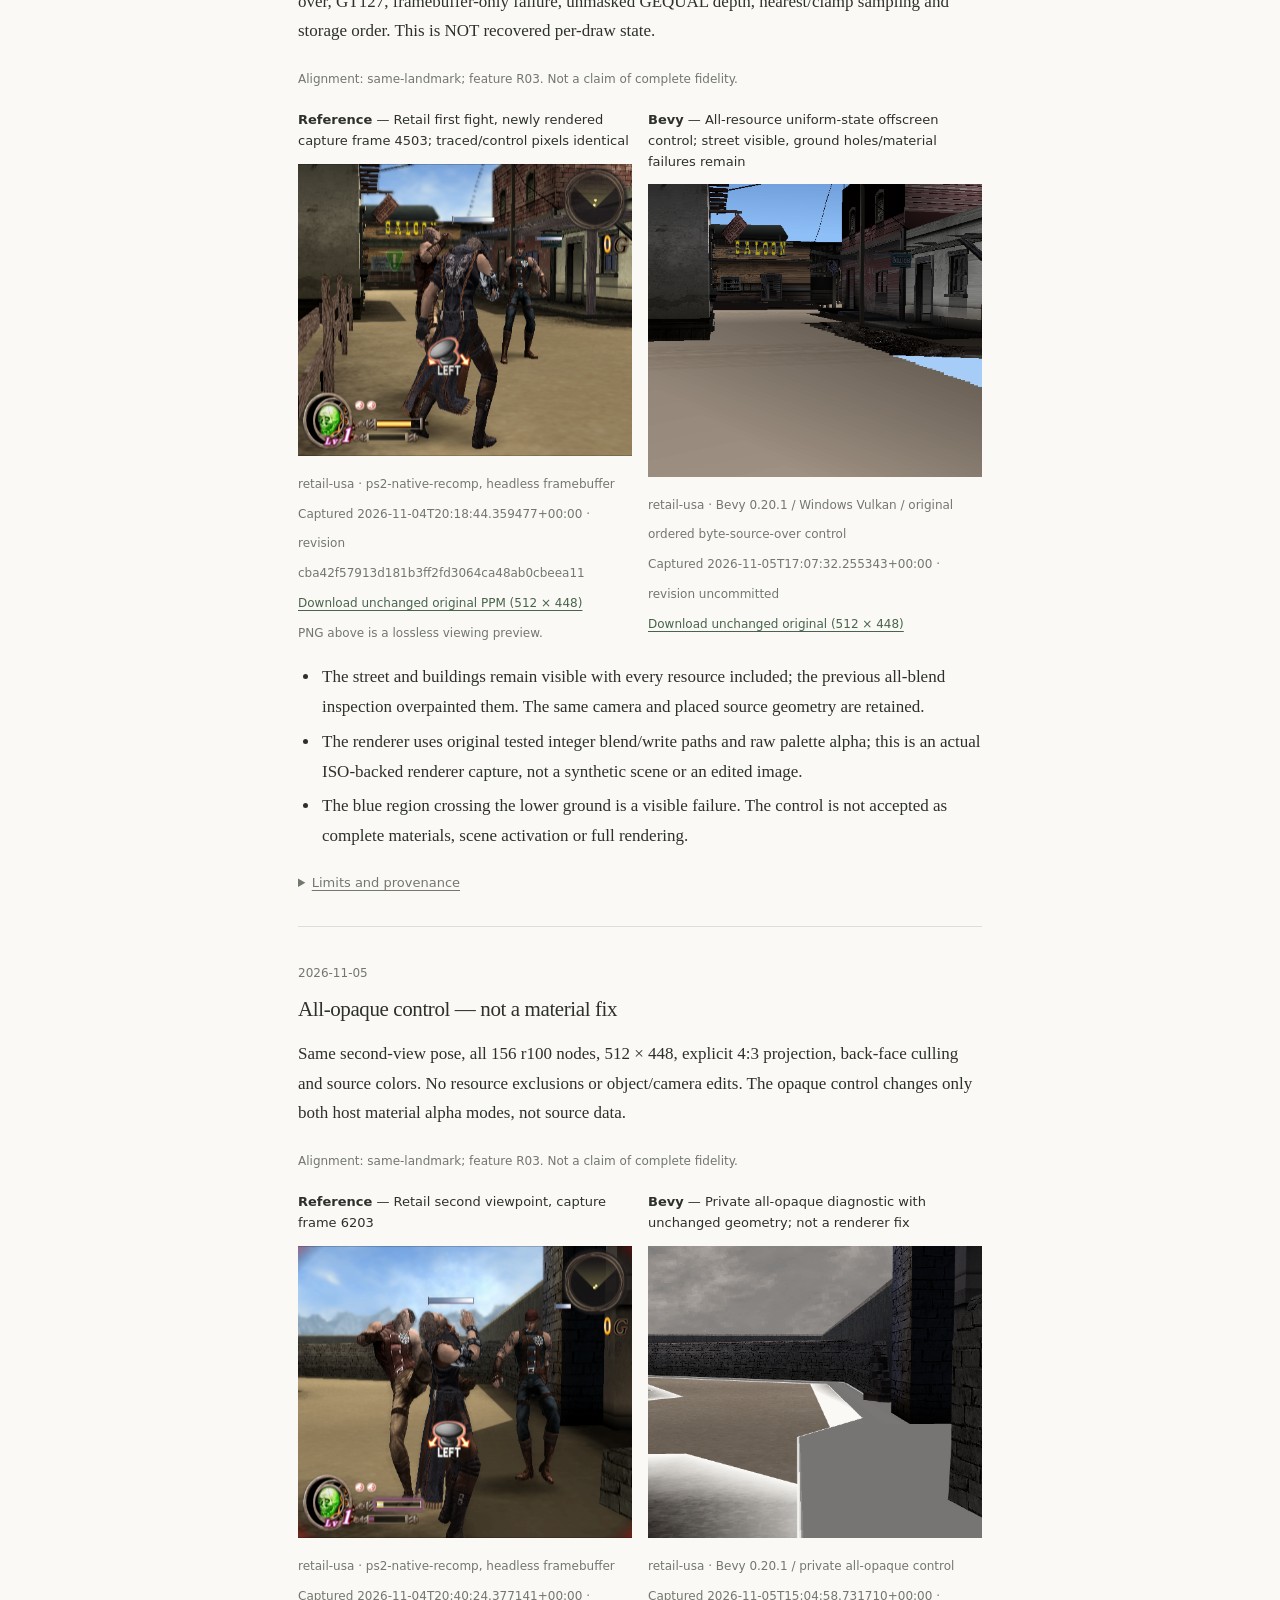
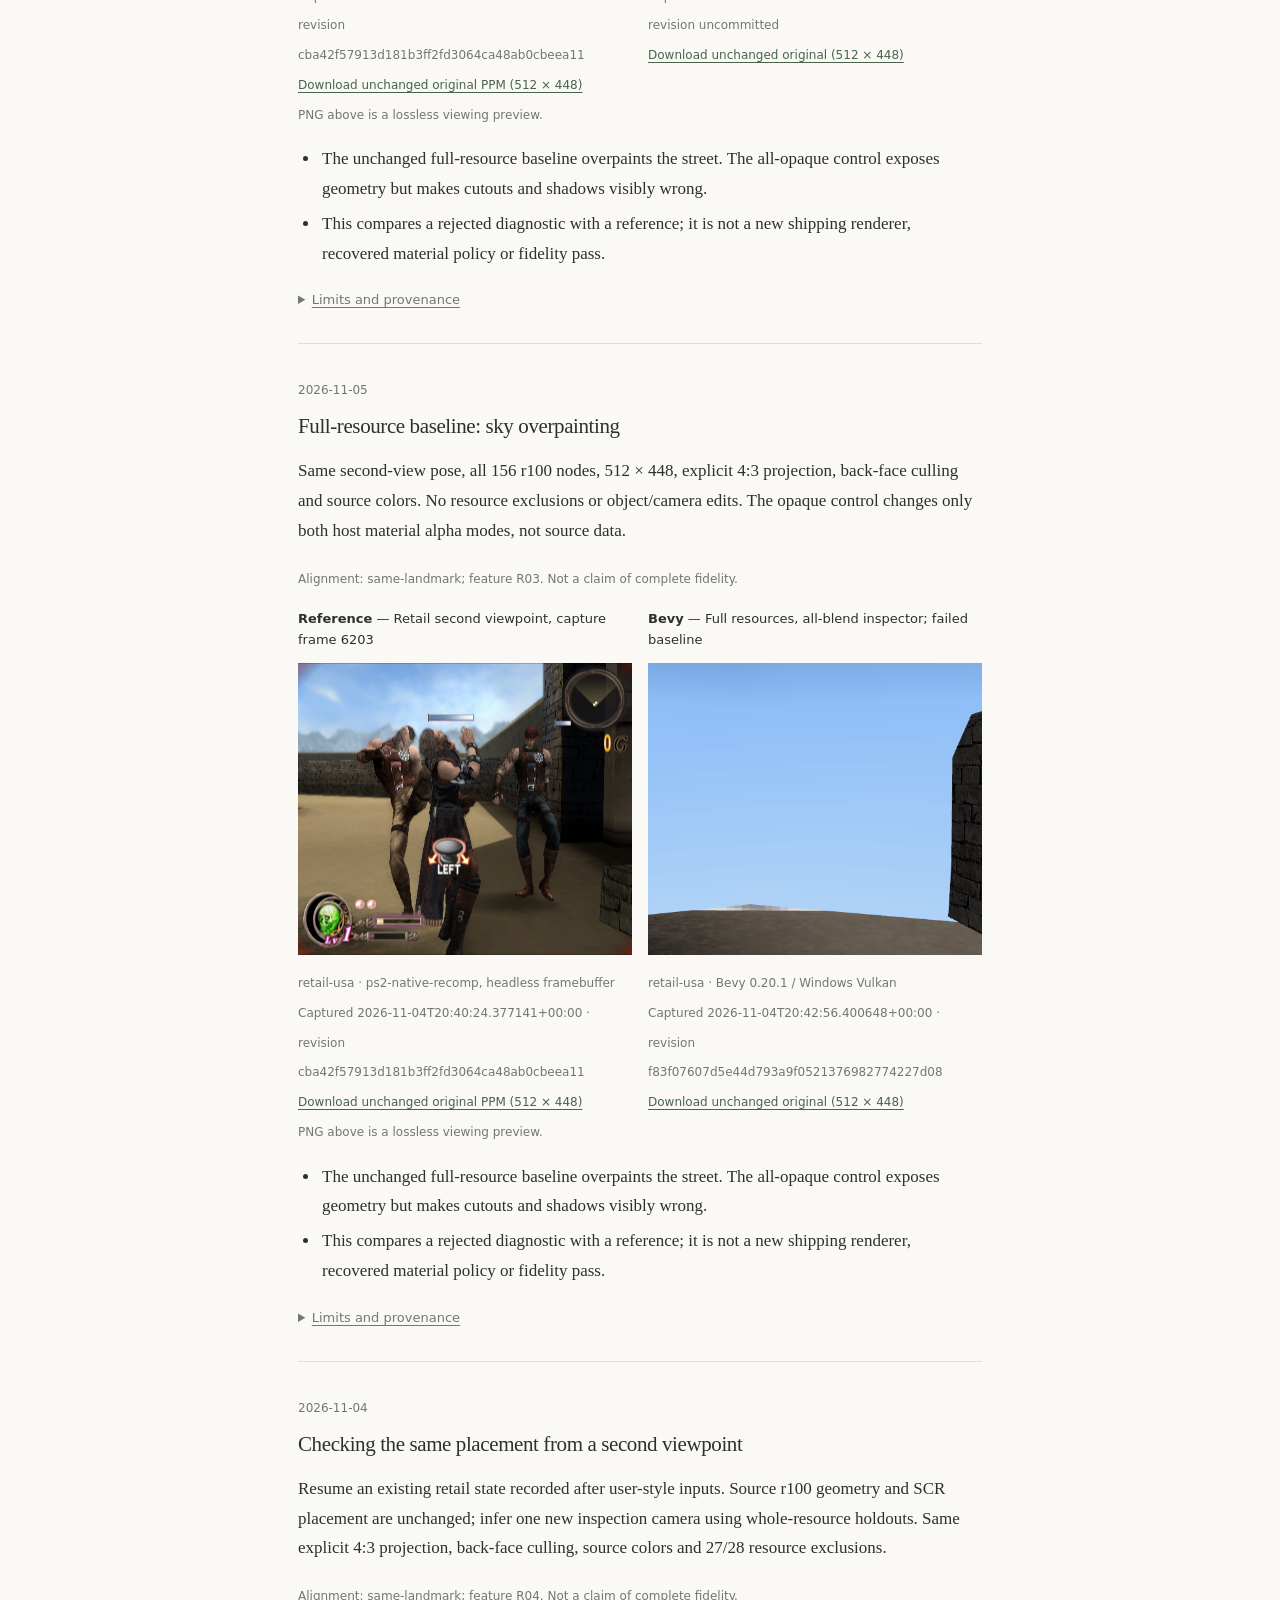
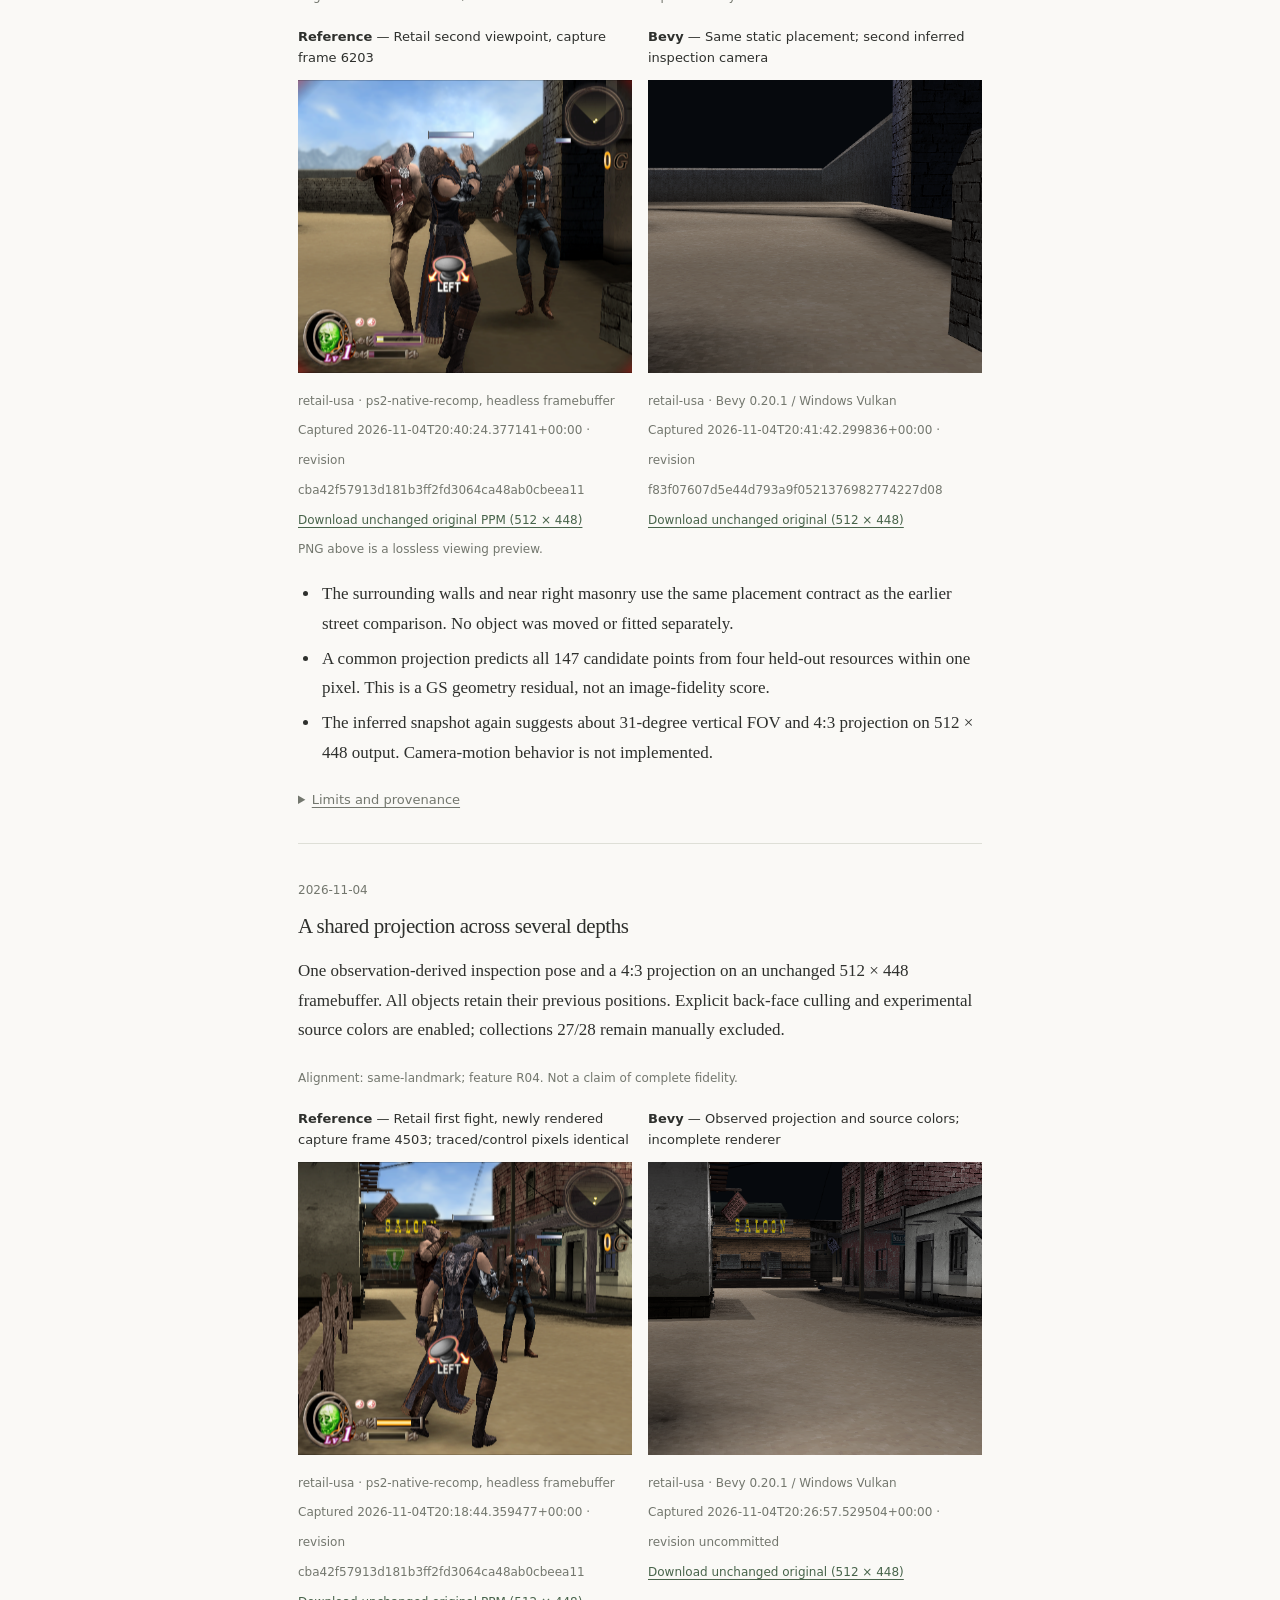
<file: docs/dashboard/index.html>
<!doctype html>
<html lang="en">
<head>
  <meta charset="utf-8">
  <meta name="viewport" content="width=device-width, initial-scale=1">
  <meta name="description" content="Factual development notes on a faithful God Hand PC port and remaster research.">
  <title>God Hand PC — development journal</title>
  <link rel="stylesheet" href="style.css">
</head>
<body>
<header>
  <a class="site-name" href="./">God Hand PC</a>
  <nav aria-label="Navigation"><a href="#journal">Journal</a><a href="https://github.com/YYoudi/god-hand-rs/blob/main/ROADMAP.md">Roadmap</a><a href="https://github.com/YYoudi/god-hand-rs">Code</a></nav>
</header>
<main>
  <section class="about">
    <h1>Development journal</h1>
    <p>The aim is a faithful PC port of God Hand that can later be remastered.
    We are evaluating existing recompilation and matching-decompilation projects
    with a personal ISO, rather than assuming a new Rust engine is the best route.</p>
    <p>The independent Rust/Bevy work is paused and preserved, not complete.
    Third-party runtime results are labeled separately. This page records actual
    checks, original comparisons and what is still unknown.</p>
  </section>
<section id="comparisons" aria-label="Reviewed renderer comparisons"><h2>Comparisons</h2><article id="comparison-2026-11-06-public-native-pack-bridge">
<time datetime="2026-11-06">2026-11-06</time><h2>Public named pack: original assets and diagnostic replacement</h2>
<p>Three independent fresh hidden 220-second starts through the public ISO-required launcher and relinked native bridge. Same scripted title/start progression, fresh private cards, field 4741; original assets, original magenta replacement, invalid-hash fallback. No old snapshots or autonomous combat completion.</p><p><small>Alignment: same-frame; feature PC02. Not a claim of complete fidelity.</small></p>
<div class="comparison"><figure><figcaption><strong>Original assets - pack disabled</strong> — Pack disabled: original ground, field 4741; unchanged PNG also reproduced by invalid-pack fallback.</figcaption>
<a href="media/fd53182e7a2982021e5c5008d2e5dbab4dbd907cf9dfe52edc520c9a5d02315e.png"><img src="media/fd53182e7a2982021e5c5008d2e5dbab4dbd907cf9dfe52edc520c9a5d02315e.png" width="800" height="600" loading="lazy" alt="Original assets - pack disabled: Pack disabled: original ground, field 4741; unchanged PNG also reproduced by invalid-pack fallback."></a>
<small>retail-usa · LasVola native OpenGL + original GPL public bridge; launcher tooling 8b70389c93bb7183529a1fd7cea6e8e92c11a8e1<br>
Captured 2026-11-06T19:53:36.928891+00:00 · revision 193076584e277c95644dcbbb4a6922c3a59ca2b8<br>
<a href="media/fd53182e7a2982021e5c5008d2e5dbab4dbd907cf9dfe52edc520c9a5d02315e.png" download>Download unchanged original (800 × 600)</a></small></figure><figure><figcaption><strong>Original magenta pack - enabled</strong> — Pack enabled: original synthetic magenta ground, field 4741; no retouching.</figcaption>
<a href="media/96a8c748aeca15e321ac53a61d36ab068325851fcec76c395d52d3d88020f809.png"><img src="media/96a8c748aeca15e321ac53a61d36ab068325851fcec76c395d52d3d88020f809.png" width="800" height="600" loading="lazy" alt="Original magenta pack - enabled: Pack enabled: original synthetic magenta ground, field 4741; no retouching."></a>
<small>retail-usa · LasVola native OpenGL + original GPL public bridge; launcher tooling 8b70389c93bb7183529a1fd7cea6e8e92c11a8e1<br>
Captured 2026-11-06T19:49:50.657216+00:00 · revision 193076584e277c95644dcbbb4a6922c3a59ca2b8<br>
<a href="media/96a8c748aeca15e321ac53a61d36ab068325851fcec76c395d52d3d88020f809.png" download>Download unchanged original (800 × 600)</a></small></figure></div><ul><li>Both full native originals are 800x600. All top 419 rows are equal; 74,845 pixels change in the ground region. No image crop, warp or camera adjustment is used.</li><li>The public bridge logs applying the original 8,256-byte payload through its EE sector-read route. The named target is st1/r100.dat / outer SCP ordinal 3 / bank 0 / image 0.</li><li>A third fresh invalid-hash run warns and falls back: its selected PNG is byte-identical to the disabled run AND the preserved pre-adapter fresh baseline. Strict invalid-pack and wrong-disc checks separately refuse before native launch.</li></ul>
<details><summary>Limits and provenance</summary><ul><li>This is one same-size stored pixel/CLUT replacement with an original uniform magenta test file, not remaster artwork, HD dimensions, a decoded RGBA importer or hot reload.</li><li>Both sides are the same third-party native C++ runtime revision with different pack settings, NOT Bevy, PS2 hardware or PCSX2. Historical registry side names do not identify the displayed implementation.</li><li>Known upstream black screenshot padding remains in both original downloadable PNGs. One sampled scene is not full-game fidelity, performance, physical-input, audible-audio or game Save/Load validation.</li><li>Original discs, source-generated game C++, ELF, extracted assets, dumps, saves and executables remain private. These selected rendered screenshots are not MIT or rights-holder permission.</li></ul>
<p>Game imagery belongs to its rights holders and is not covered by the project MIT license. Original file hashes are recorded in the public manifest.</p></details></article><article id="comparison-2026-11-06-fresh-build-first-scene">
<time datetime="2026-11-06">2026-11-06</time><h2>The fresh ISO build reaches the same opening scene</h2>
<p>A new workspace fetches pinned source/dependencies, generates boot and 81 overlay packs from the verified personal retail ISO, then compiles. Fresh title/start progression with empty private cards, no old runtime snapshot. Earlier evaluated field 4740 versus fresh field 4741; original capture dimensions differ.</p><p><small>Alignment: same-landmark; feature PC03. Not a claim of complete fidelity.</small></p>
<div class="comparison"><figure><figcaption><strong>Earlier evaluated build — corrected capture</strong> — Earlier native field 4740, original 640x480 direct framebuffer, unretouched.</figcaption>
<a href="media/9bd97cff522321767ad5e101e11989751131ca32c2a2a7e76d55d6e80ab6e5be.png"><img src="media/9bd97cff522321767ad5e101e11989751131ca32c2a2a7e76d55d6e80ab6e5be.png" width="640" height="480" loading="lazy" alt="Earlier evaluated build — corrected capture: Earlier native field 4740, original 640x480 direct framebuffer, unretouched."></a>
<small>retail-usa · Earlier evaluated LasVola native OpenGL; private readback correction; texture override disabled<br>
Captured 2026-11-06T17:48:49.019858+00:00 · revision 1646d8854e1c3e16e5ec9bb7aeddebe0fe0fa14a<br>
<a href="media/9bd97cff522321767ad5e101e11989751131ca32c2a2a7e76d55d6e80ab6e5be.png" download>Download unchanged original (640 × 480)</a></small></figure><figure><figcaption><strong>Fresh ISO build — upstream capture</strong> — Fresh native field 4741, original 800x600 readback with retained black padding, unretouched.</figcaption>
<a href="media/fd53182e7a2982021e5c5008d2e5dbab4dbd907cf9dfe52edc520c9a5d02315e.png"><img src="media/fd53182e7a2982021e5c5008d2e5dbab4dbd907cf9dfe52edc520c9a5d02315e.png" width="800" height="600" loading="lazy" alt="Fresh ISO build — upstream capture: Fresh native field 4741, original 800x600 readback with retained black padding, unretouched."></a>
<small>retail-usa · Fresh pinned LasVola native OpenGL; public setup recipe 3bc0f7a; original upstream capture path<br>
Captured 2026-11-06T19:07:42.219081+00:00 · revision 14e956a1274332440273845fbab2c1f1e30c4a5a<br>
<a href="media/fd53182e7a2982021e5c5008d2e5dbab4dbd907cf9dfe52edc520c9a5d02315e.png" download>Download unchanged original (800 × 600)</a></small></figure></div><ul><li>The fresh executable actually reaches the opening and first-fight scene after the complete corrected build recipe, not just successful generation or linking.</li><li>All 307,200 RGB pixels in the fresh original rectangle (x 0, y 120, width 640, height 480) equal the earlier evaluated 640x480 original. This is a read-only array measurement; neither original is cropped or edited.</li><li>The fresh baseline retains the known 800x600 screenshot padding. It does not include the private capture-readback fix, asset adapter or earlier VU1 AOT captures.</li><li>Two independent hidden 100/220-second startup runs exit at their intended deadlines. No autonomous combat-completion loop is used.</li></ul>
<details><summary>Limits and provenance</summary><ul><li>Both images are third-party native C++ runtime output, NOT Bevy, PS2 hardware or PCSX2. Registry side names are historical; visible labels identify the actual builds.</li><li>One opening view is reproduced, not full renderer/game fidelity, general instruction coverage or a full playthrough. Generation still reports one unresolved error; it is retained, not suppressed.</li><li>The two originals have different dimensions and global capture fields. Known readback padding is measured, not removed. No image warp, object/camera fit or derived cropped PNG was created.</li><li>No cold shader-cache or real-time-performance claim. Game Save/Load, physical input, audible audio and later-stage stability remain open. An extra pause-input attempt did not produce a verified pause menu in the last fresh capture.</li><li>The public named-resource runtime bridge remains separate unfinished work. No ISO, generated game source, asset, ELF, dump, save or executable is published.</li></ul>
<p>Game imagery belongs to its rights holders and is not covered by the project MIT license. Original file hashes are recorded in the public manifest.</p></details></article><article id="comparison-2026-11-06-named-texture-plan">
<time datetime="2026-11-06">2026-11-06</time><h2>A named texture plan reaches the native renderer</h2>
<p>Two separate fresh retail boots, identical executable and scripted title/start inputs; runtime field4740. Named-resource plan enabled, then original-assets restoration control. No gameplay attack script or snapshot with preloaded textures.</p><p><small>Alignment: same-frame; feature PC02. Not a claim of complete fidelity.</small></p>
<div class="comparison"><figure><figcaption><strong>Original assets — restoration control</strong> — Unmodified assets restored in a fresh process; field4740.</figcaption>
<a href="media/9bd97cff522321767ad5e101e11989751131ca32c2a2a7e76d55d6e80ab6e5be.png"><img src="media/9bd97cff522321767ad5e101e11989751131ca32c2a2a7e76d55d6e80ab6e5be.png" width="640" height="480" loading="lazy" alt="Original assets — restoration control: Unmodified assets restored in a fresh process; field4740."></a>
<small>retail-usa · LasVola native OpenGL, evaluated private read-overlay adapter; unretouched direct framebuffer<br>
Captured 2026-11-06T17:48:49.019858+00:00 · revision 1646d8854e1c3e16e5ec9bb7aeddebe0fe0fa14a<br>
<a href="media/9bd97cff522321767ad5e101e11989751131ca32c2a2a7e76d55d6e80ab6e5be.png" download>Download unchanged original (640 × 480)</a></small></figure><figure><figcaption><strong>Named plan — original diagnostic texture</strong> — Original diagnostic magenta ground from named plan; field4740.</figcaption>
<a href="media/14c2afdd449d1a78473bbb39564385eee53c7a324931fb5aae1cd44bb5e11a65.png"><img src="media/14c2afdd449d1a78473bbb39564385eee53c7a324931fb5aae1cd44bb5e11a65.png" width="640" height="480" loading="lazy" alt="Named plan — original diagnostic texture: Original diagnostic magenta ground from named plan; field4740."></a>
<small>retail-usa · LasVola native OpenGL, evaluated private read-overlay adapter; unretouched direct framebuffer<br>
Captured 2026-11-06T17:47:00.765683+00:00 · revision 1646d8854e1c3e16e5ec9bb7aeddebe0fe0fa14a<br>
<a href="media/14c2afdd449d1a78473bbb39564385eee53c7a324931fb5aae1cd44bb5e11a65.png" download>Download unchanged original (640 × 480)</a></small></figure></div><ul><li>Both original captures show the same opening viewpoint, actors and HUD. All 191,360 pixels in the top299 rows are byte-identical.</li><li>The named plan selects st1/r100.dat, outer SCP section3, inner bank0, image0. No absolute disc offset is supplied by the pack.</li><li>The evaluated private read adapter logs applying8256bytes. The original magenta pixel/palette payload replaces the ground; a later fresh boot without the override restores it.</li><li>74,845 of307,200 RGB pixels differ. This is a modification proof, not a remaster artwork or fidelity claim.</li></ul>
<details><summary>Limits and provenance</summary><ul><li>Both images are from the third-party native C++ runtime, NOT Bevy, console hardware or PCSX2. Registry side names are historical; visible labels identify the actual modes.</li><li>Same native128x128 indexed4 stored layout only. No HD resizing, general asset API, hot reload or automatic invalid-pack fallback.</li><li>Public god-hand-pc revisiondfe7ecb implements metadata planning; the conversion to the previously tested private runtime adapter is not yet a public launcher/build integration.</li><li>Full playthrough, later-stage stability, physical controllers and genuine game Save/Load remain open. Prototype is unrelated to this retail pair.</li></ul>
<p>Game imagery belongs to its rights holders and is not covered by the project MIT license. Original file hashes are recorded in the public manifest.</p></details></article><article id="comparison-2026-11-05-lasvola-external-texture">
<time datetime="2026-11-05">2026-11-05</time><h2>An original external file changes the retail ground texture</h2>
<p>Fresh retail opening street, same local GPL extension executable and default native OpenGL/3x settings. Original assets versus one opt-in original 8256-byte indexed pixel/palette file. The control was captured after the enabled trial to verify restoration; labels identify modes, not chronological capture order.</p><p><small>Alignment: same-landmark; feature PE04. Not a claim of complete fidelity.</small></p>
<div class="comparison"><figure><figcaption><strong>Original assets — control</strong> — Unchanged restoration control; original assets, runtime field 3089. Actual full frontbuffer, unretouched.</figcaption>
<a href="media/e080502ff878d0d13abcf39dc6c0359d1a1c0e4868b3209684211b6ad67062fe.png"><img src="media/e080502ff878d0d13abcf39dc6c0359d1a1c0e4868b3209684211b6ad67062fe.png" width="800" height="600" loading="lazy" alt="Original assets — control: Unchanged restoration control; original assets, runtime field 3089. Actual full frontbuffer, unretouched."></a>
<small>retail-usa · LasVola native OpenGL, local GPL extension disabled, four VU1 AOT programs<br>
Captured 2026-11-05T20:38:44.884322+00:00 · revision d3a018a6952608ebfa8b22bcf9a90bcb137c20a7<br>
<a href="media/e080502ff878d0d13abcf39dc6c0359d1a1c0e4868b3209684211b6ad67062fe.png" download>Download unchanged original (800 × 600)</a></small></figure><figure><figcaption><strong>External original test texture</strong> — Same opening camera with original external magenta pixels/palette; runtime field 2520. Actual full frontbuffer, unretouched.</figcaption>
<a href="media/7107cd89a0276f3b2e3d6d86c79afc231c6d85ff05842b8961bae488187fac6c.png"><img src="media/7107cd89a0276f3b2e3d6d86c79afc231c6d85ff05842b8961bae488187fac6c.png" width="800" height="600" loading="lazy" alt="External original test texture: Same opening camera with original external magenta pixels/palette; runtime field 2520. Actual full frontbuffer, unretouched."></a>
<small>retail-usa · LasVola native OpenGL, local GPL extension enabled, four VU1 AOT programs<br>
Captured 2026-11-05T20:33:26.264622+00:00 · revision d3a018a6952608ebfa8b22bcf9a90bcb137c20a7<br>
<a href="media/7107cd89a0276f3b2e3d6d86c79afc231c6d85ff05842b8961bae488187fac6c.png" download>Download unchanged original (800 × 600)</a></small></figure></div><ul><li>The final EE HLE read hook logs an 8,256-byte intersection with the named room texture payload. This is resource replacement before loading/rendering, not a framebuffer recolor.</li><li>Three fixed, depth-separated unmodified facade/door regions match byte-for-byte: 29,050 pixels / 87,150 RGB samples. No image warp, cropping, camera fitting or object movement was used.</li><li>38,301 RGB pixels change, all inside the visible ground band (x 0..639, y 535..599). The remaining original frontbuffer is unchanged. Disabling the replacement returns the ordinary retail ground.</li><li>The magenta file and palette were generated from scratch, without game pixels. It is a diagnostic texture, not a proposed remaster art direction.</li></ul>
<details><summary>Limits and provenance</summary><ul><li>Third-party LasVola/godhand-recomp GPL research fork, based on 14e956a1274332440273845fbab2c1f1e30c4a5a, local-only extension revision d3a018a. NOT the independent Rust/Bevy engine, physical hardware or PCSX2. The GPL source/binary and generated game code are not published in this MIT repository.</li><li>Same-size/same-format texture replacement only: no claim of HD asset replacement, full texture-pack support or general remaster fidelity. Four captured VU1 AOT programs are enabled; other programs can still fall back to interpretation.</li><li>Original 800x600 frontbuffer PNGs include the observed top/right black margins. Suspected DPI/viewport mismatch is not yet diagnosed; the images have not been cropped or corrected.</li><li>Global VSYNC fields differ (control 3089, enabled 2520). Frames were selected by unchanged static image correspondence, not by claiming that equal global fields imply equal camera state.</li><li>Startup/first fight, menu controls, attack/impact behavior, death/Continue and runtime snapshots have been observed. Actual gameplay memory-card save/load round trip, later stages, audible audio and physical keyboard/controller validation remain open.</li></ul>
<p>Game imagery belongs to its rights holders and is not covered by the project MIT license. Original file hashes are recorded in the public manifest.</p></details></article><article id="comparison-2026-11-05-constant-channels-second">
<time datetime="2026-11-05">2026-11-05</time><h2>Second view: constant alpha preserved, observed ground gap removed</h2>
<p>Same full r100 static-resource control and camera as the retained Repeat iteration:156 nodes,353 buffers,23,686 triangles,67 images,512x448,4:3 projection, back-face culling, Repeat, source-over, GT127/framebuffer-only failure, unmasked GEQUAL depth and storage order. Only the generic per-triangle constant-channel numerical path changes; no exclusions, camera/object fitting or texture/color edits.</p><p><small>Alignment: same-landmark; feature R03. Not a claim of complete fidelity.</small></p>
<div class="comparison"><figure><figcaption><strong>Reference</strong> — Retail second viewpoint, capture frame 6203</figcaption>
<a href="media/91c07de4b15b05b38f9cd1b1e455edd4c2cef7815aff7e28d10a0a7796e1f2af.png"><img src="media/91c07de4b15b05b38f9cd1b1e455edd4c2cef7815aff7e28d10a0a7796e1f2af.png" width="512" height="448" loading="lazy" alt="Reference: Retail second viewpoint, capture frame 6203"></a>
<small>retail-usa · ps2-native-recomp, headless framebuffer<br>
Captured 2026-11-04T20:40:24.377141+00:00 · revision cba42f57913d181b3ff2fd3064ca48ab0cbeea11<br>
<a href="media/6b4e4957d85122eb5166a6d4e068a5a685314522ad03492008de9e229fd2a83e.ppm" download>Download unchanged original PPM (512 × 448)</a><br>PNG above is a lossless viewing preview.</small></figure><figure><figcaption><strong>Bevy</strong> — Exact constant channels preserve opaque ground depth; recorded blue gap removed, renderer still incomplete</figcaption>
<a href="media/acda57e361027f2f86607f3b73ffe7952c0be3caa29f75daab5b659f48f11062.png"><img src="media/acda57e361027f2f86607f3b73ffe7952c0be3caa29f75daab5b659f48f11062.png" width="512" height="448" loading="lazy" alt="Bevy: Exact constant channels preserve opaque ground depth; recorded blue gap removed, renderer still incomplete"></a>
<small>retail-usa · Bevy 0.20.1 / Windows Vulkan / original ordered uniform-state control<br>
Captured 2026-11-05T18:16:36.077368+00:00 · revision befc14d444ba0446664f514192780efdd5f7a8c6<br>
<a href="media/acda57e361027f2f86607f3b73ffe7952c0be3caa29f75daab5b659f48f11062.png" download>Download unchanged original (512 × 448)</a></small></figure></div><ul><li>The recorded blue ground gap is absent at both unchanged poses, with every source resource still included. Original failed Repeat controls remain available for before/after comparison.</li><li>An isolated original-renderer probe found source texture/vertex alpha exactly128 becoming127 at failed pixels, so GT127 prevented depth writes. Per-triangle exact constants now survive clipping without epsilon or a forced alpha policy.</li><li>A new invented synthetic clipping regression fails on the old implementation and passes after the generic fix. Deliberately subthreshold fractional inputs remain subthreshold and varying channels keep their linear path.</li></ul>
<details><summary>Limits and provenance</summary><ul><li>This removes the observed gaps in these controls, not every possible ground/rendering defect or all scene-activation problems. The normal interactive inspector remains unchanged.</li><li>Uniform state/storage order, incomplete sky/shading/filtering and material/visibility coverage still differ from the reference. Original runtime RGBA is not present in the retained vertex trace.</li><li>Actors, HUD, camera motion, gameplay, general transforms and full GS color/interpolation precision remain absent/unverified. No overall image-fidelity score is claimed.</li><li>Reference is the third-party native backend, not hardware or PCSX2. Prototype is separate. Original512x448 renderer PNG and reference PPM are unchanged; reference PNG is a labeled lossless preview.</li></ul>
<p>Game imagery belongs to its rights holders and is not covered by the project MIT license. Original file hashes are recorded in the public manifest.</p></details></article><article id="comparison-2026-11-05-constant-channels-first">
<time datetime="2026-11-05">2026-11-05</time><h2>First view: constant alpha preserved, observed ground gap removed</h2>
<p>Same full r100 static-resource control and camera as the retained Repeat iteration:156 nodes,353 buffers,23,686 triangles,67 images,512x448,4:3 projection, back-face culling, Repeat, source-over, GT127/framebuffer-only failure, unmasked GEQUAL depth and storage order. Only the generic per-triangle constant-channel numerical path changes; no exclusions, camera/object fitting or texture/color edits.</p><p><small>Alignment: same-landmark; feature R03. Not a claim of complete fidelity.</small></p>
<div class="comparison"><figure><figcaption><strong>Reference</strong> — Retail first fight, newly rendered capture frame 4503; traced/control pixels identical</figcaption>
<a href="media/edace008cb069c5c1a80cb803c1bf71aab90a7740ad57ee2cb3f91d3941cc9f5.png"><img src="media/edace008cb069c5c1a80cb803c1bf71aab90a7740ad57ee2cb3f91d3941cc9f5.png" width="512" height="448" loading="lazy" alt="Reference: Retail first fight, newly rendered capture frame 4503; traced/control pixels identical"></a>
<small>retail-usa · ps2-native-recomp, headless framebuffer<br>
Captured 2026-11-04T20:18:44.359477+00:00 · revision cba42f57913d181b3ff2fd3064ca48ab0cbeea11<br>
<a href="media/033e25087ed4fe723f77b608804cb4af404c25c6e8671f4a743cbf18ad355dad.ppm" download>Download unchanged original PPM (512 × 448)</a><br>PNG above is a lossless viewing preview.</small></figure><figure><figcaption><strong>Bevy</strong> — Exact constant channels preserve opaque ground depth; recorded blue gap removed, renderer still incomplete</figcaption>
<a href="media/8660693e4cf764ca6886bc944aa7d9918cf1c82649ead6cdfa600004f24e429d.png"><img src="media/8660693e4cf764ca6886bc944aa7d9918cf1c82649ead6cdfa600004f24e429d.png" width="512" height="448" loading="lazy" alt="Bevy: Exact constant channels preserve opaque ground depth; recorded blue gap removed, renderer still incomplete"></a>
<small>retail-usa · Bevy 0.20.1 / Windows Vulkan / original ordered uniform-state control<br>
Captured 2026-11-05T18:16:30.378671+00:00 · revision befc14d444ba0446664f514192780efdd5f7a8c6<br>
<a href="media/8660693e4cf764ca6886bc944aa7d9918cf1c82649ead6cdfa600004f24e429d.png" download>Download unchanged original (512 × 448)</a></small></figure></div><ul><li>The recorded blue ground gap is absent at both unchanged poses, with every source resource still included. Original failed Repeat controls remain available for before/after comparison.</li><li>An isolated original-renderer probe found source texture/vertex alpha exactly128 becoming127 at failed pixels, so GT127 prevented depth writes. Per-triangle exact constants now survive clipping without epsilon or a forced alpha policy.</li><li>A new invented synthetic clipping regression fails on the old implementation and passes after the generic fix. Deliberately subthreshold fractional inputs remain subthreshold and varying channels keep their linear path.</li></ul>
<details><summary>Limits and provenance</summary><ul><li>This removes the observed gaps in these controls, not every possible ground/rendering defect or all scene-activation problems. The normal interactive inspector remains unchanged.</li><li>Uniform state/storage order, incomplete sky/shading/filtering and material/visibility coverage still differ from the reference. Original runtime RGBA is not present in the retained vertex trace.</li><li>Actors, HUD, camera motion, gameplay, general transforms and full GS color/interpolation precision remain absent/unverified. No overall image-fidelity score is claimed.</li><li>Reference is the third-party native backend, not hardware or PCSX2. Prototype is separate. Original512x448 renderer PNG and reference PPM are unchanged; reference PNG is a labeled lossless preview.</li></ul>
<p>Game imagery belongs to its rights holders and is not covered by the project MIT license. Original file hashes are recorded in the public manifest.</p></details></article><article id="comparison-2026-11-05-repeat-second">
<time datetime="2026-11-05">2026-11-05</time><h2>Second-view Repeat addressing control — ground gap remains</h2>
<p>Same full r100 resources, fixed camera and512x448 output as the preceding Clamp control.156 nodes,353 buffers,23,686 triangles,67 images; source-over, GT127/framebuffer-only failure, unmasked GEQUAL depth, nearest sampling, back-face culling and storage order unchanged. Only explicit addressing changes to Repeat on both axes; no exclusions or object/camera fitting.</p><p><small>Alignment: same-landmark; feature R03. Not a claim of complete fidelity.</small></p>
<div class="comparison"><figure><figcaption><strong>Reference</strong> — Retail second viewpoint, capture frame 6203</figcaption>
<a href="media/91c07de4b15b05b38f9cd1b1e455edd4c2cef7815aff7e28d10a0a7796e1f2af.png"><img src="media/91c07de4b15b05b38f9cd1b1e455edd4c2cef7815aff7e28d10a0a7796e1f2af.png" width="512" height="448" loading="lazy" alt="Reference: Retail second viewpoint, capture frame 6203"></a>
<small>retail-usa · ps2-native-recomp, headless framebuffer<br>
Captured 2026-11-04T20:40:24.377141+00:00 · revision cba42f57913d181b3ff2fd3064ca48ab0cbeea11<br>
<a href="media/6b4e4957d85122eb5166a6d4e068a5a685314522ad03492008de9e229fd2a83e.ppm" download>Download unchanged original PPM (512 × 448)</a><br>PNG above is a lossless viewing preview.</small></figure><figure><figcaption><strong>Bevy</strong> — Explicit Repeat: texture detail returns, but blue ground gap and incomplete materials remain</figcaption>
<a href="media/8f7e4953c9ceeb7f09ba0a4dbc7b8a8038aa6fb27692a95b97c673b63a74ebc8.png"><img src="media/8f7e4953c9ceeb7f09ba0a4dbc7b8a8038aa6fb27692a95b97c673b63a74ebc8.png" width="512" height="448" loading="lazy" alt="Bevy: Explicit Repeat: texture detail returns, but blue ground gap and incomplete materials remain"></a>
<small>retail-usa · Bevy 0.20.1 / Windows Vulkan / original ordered uniform-state control<br>
Captured 2026-11-05T17:33:20.796901+00:00 · revision bb7aedf2805822b550c5e84d0c116e02c348df99<br>
<a href="media/8f7e4953c9ceeb7f09ba0a4dbc7b8a8038aa6fb27692a95b97c673b63a74ebc8.png" download>Download unchanged original (512 × 448)</a></small></figure></div><ul><li>Out-of-range UVs now repeat rather than selecting stretched edge texels. Facades, ground detail and the second-view mountain textures become visible.</li><li>The earlier Clamp command was replayed first: all four retained Clamp PNGs remain byte-identical. Only addressing varies for the Repeat comparison.</li><li>The blue ground gap persists in both fixed views. The hypothesis that Clamp caused all the holes is rejected; no-cull controls also fail by occluding the street.</li></ul>
<details><summary>Limits and provenance</summary><ul><li>Repeat0/0 is observed on176/28 geometry-consistent candidate buffers, not every resource; counts overlap across views. UV matching is not texture identity or complete runtime mapping.</li><li>Uniform alpha/blend state and storage order are still explicit controls. Ground coverage, clipping-aware material assignment, activation and native pass ordering remain unresolved.</li><li>Nearest sampling, incomplete sky/shading, dark or aliased surfaces, missing actors/HUD and byte-input color precision differ from the reference. No gameplay, full-GS or camera-behavior claim.</li><li>Reference remains the third-party native backend, not hardware or PCSX2. Prototype is separate. Both source PNG and reference PPM are unchanged originals; the reference PNG is a labeled lossless preview.</li></ul>
<p>Game imagery belongs to its rights holders and is not covered by the project MIT license. Original file hashes are recorded in the public manifest.</p></details></article><article id="comparison-2026-11-05-repeat-first">
<time datetime="2026-11-05">2026-11-05</time><h2>First-view Repeat addressing control — ground gap remains</h2>
<p>Same full r100 resources, fixed camera and512x448 output as the preceding Clamp control.156 nodes,353 buffers,23,686 triangles,67 images; source-over, GT127/framebuffer-only failure, unmasked GEQUAL depth, nearest sampling, back-face culling and storage order unchanged. Only explicit addressing changes to Repeat on both axes; no exclusions or object/camera fitting.</p><p><small>Alignment: same-landmark; feature R03. Not a claim of complete fidelity.</small></p>
<div class="comparison"><figure><figcaption><strong>Reference</strong> — Retail first fight, newly rendered capture frame 4503; traced/control pixels identical</figcaption>
<a href="media/edace008cb069c5c1a80cb803c1bf71aab90a7740ad57ee2cb3f91d3941cc9f5.png"><img src="media/edace008cb069c5c1a80cb803c1bf71aab90a7740ad57ee2cb3f91d3941cc9f5.png" width="512" height="448" loading="lazy" alt="Reference: Retail first fight, newly rendered capture frame 4503; traced/control pixels identical"></a>
<small>retail-usa · ps2-native-recomp, headless framebuffer<br>
Captured 2026-11-04T20:18:44.359477+00:00 · revision cba42f57913d181b3ff2fd3064ca48ab0cbeea11<br>
<a href="media/033e25087ed4fe723f77b608804cb4af404c25c6e8671f4a743cbf18ad355dad.ppm" download>Download unchanged original PPM (512 × 448)</a><br>PNG above is a lossless viewing preview.</small></figure><figure><figcaption><strong>Bevy</strong> — Explicit Repeat: texture detail returns, but blue ground gap and incomplete materials remain</figcaption>
<a href="media/467b8596967c777e11a8a2cb3ef3edf55614ce50ad1c4fd43655cdd3435755a0.png"><img src="media/467b8596967c777e11a8a2cb3ef3edf55614ce50ad1c4fd43655cdd3435755a0.png" width="512" height="448" loading="lazy" alt="Bevy: Explicit Repeat: texture detail returns, but blue ground gap and incomplete materials remain"></a>
<small>retail-usa · Bevy 0.20.1 / Windows Vulkan / original ordered uniform-state control<br>
Captured 2026-11-05T17:33:08.710167+00:00 · revision bb7aedf2805822b550c5e84d0c116e02c348df99<br>
<a href="media/467b8596967c777e11a8a2cb3ef3edf55614ce50ad1c4fd43655cdd3435755a0.png" download>Download unchanged original (512 × 448)</a></small></figure></div><ul><li>Out-of-range UVs now repeat rather than selecting stretched edge texels. Facades, ground detail and the second-view mountain textures become visible.</li><li>The earlier Clamp command was replayed first: all four retained Clamp PNGs remain byte-identical. Only addressing varies for the Repeat comparison.</li><li>The blue ground gap persists in both fixed views. The hypothesis that Clamp caused all the holes is rejected; no-cull controls also fail by occluding the street.</li></ul>
<details><summary>Limits and provenance</summary><ul><li>Repeat0/0 is observed on176/28 geometry-consistent candidate buffers, not every resource; counts overlap across views. UV matching is not texture identity or complete runtime mapping.</li><li>Uniform alpha/blend state and storage order are still explicit controls. Ground coverage, clipping-aware material assignment, activation and native pass ordering remain unresolved.</li><li>Nearest sampling, incomplete sky/shading, dark or aliased surfaces, missing actors/HUD and byte-input color precision differ from the reference. No gameplay, full-GS or camera-behavior claim.</li><li>Reference remains the third-party native backend, not hardware or PCSX2. Prototype is separate. Both source PNG and reference PPM are unchanged originals; the reference PNG is a labeled lossless preview.</li></ul>
<p>Game imagery belongs to its rights holders and is not covered by the project MIT license. Original file hashes are recorded in the public manifest.</p></details></article><article id="comparison-2026-11-05-byte-source-over-second">
<time datetime="2026-11-05">2026-11-05</time><h2>Second-view uniform byte-source-over control</h2>
<p>Same previously established inspection pose and 512 x 448 physical viewport, explicit4:3 projection and back-face culling. All156 r100 resource nodes /353 buffers /23,686 triangles /67 referenced raw images; no exclusions or object/camera refits. Uniform caller-selected byte source-over, GT127, framebuffer-only failure, unmasked GEQUAL depth, nearest/clamp sampling and storage order. This is NOT recovered per-draw state.</p><p><small>Alignment: same-landmark; feature R03. Not a claim of complete fidelity.</small></p>
<div class="comparison"><figure><figcaption><strong>Reference</strong> — Retail second viewpoint, capture frame 6203</figcaption>
<a href="media/91c07de4b15b05b38f9cd1b1e455edd4c2cef7815aff7e28d10a0a7796e1f2af.png"><img src="media/91c07de4b15b05b38f9cd1b1e455edd4c2cef7815aff7e28d10a0a7796e1f2af.png" width="512" height="448" loading="lazy" alt="Reference: Retail second viewpoint, capture frame 6203"></a>
<small>retail-usa · ps2-native-recomp, headless framebuffer<br>
Captured 2026-11-04T20:40:24.377141+00:00 · revision cba42f57913d181b3ff2fd3064ca48ab0cbeea11<br>
<a href="media/6b4e4957d85122eb5166a6d4e068a5a685314522ad03492008de9e229fd2a83e.ppm" download>Download unchanged original PPM (512 × 448)</a><br>PNG above is a lossless viewing preview.</small></figure><figure><figcaption><strong>Bevy</strong> — All-resource uniform-state offscreen control; street visible, ground holes/material failures remain</figcaption>
<a href="media/f5cd907a90a07cf448e29163b78ff70991a6d9497ca723bce9fdf6f3bff01449.png"><img src="media/f5cd907a90a07cf448e29163b78ff70991a6d9497ca723bce9fdf6f3bff01449.png" width="512" height="448" loading="lazy" alt="Bevy: All-resource uniform-state offscreen control; street visible, ground holes/material failures remain"></a>
<small>retail-usa · Bevy 0.20.1 / Windows Vulkan / original ordered byte-source-over control<br>
Captured 2026-11-05T17:07:38.484632+00:00 · revision uncommitted<br>
<a href="media/f5cd907a90a07cf448e29163b78ff70991a6d9497ca723bce9fdf6f3bff01449.png" download>Download unchanged original (512 × 448)</a></small></figure></div><ul><li>The street and buildings remain visible with every resource included; the previous all-blend inspection overpainted them. The same camera and placed source geometry are retained.</li><li>The renderer uses original tested integer blend/write paths and raw palette alpha; this is an actual ISO-backed renderer capture, not a synthetic scene or an edited image.</li><li>The blue region crossing the lower ground is a visible failure. The control is not accepted as complete materials, scene activation or full rendering.</li></ul>
<details><summary>Limits and provenance</summary><ul><li>The state is uniform and caller-selected. Only a subset of geometry-consistent UV candidates supports this blend equation; material identity, runtime order and complete assignment are not established.</li><li>Ground holes, missing sky detail, dark/stretched or aliased surfaces and incomplete shading remain. Both Keep and framebuffer-only control failures are retained privately; neither is a shipping material policy.</li><li>Raw byte-input blending does not verify wider GS source intermediates, full filtering/fog/alpha/pass precision or general transforms. Nearest/clamp and storage ordering are explicit diagnostic limits.</li><li>Actors, HUD, collisions, camera behavior and gameplay are absent. Reference is the third-party native backend, not hardware or PCSX2; prototype is separate.</li><li>Original512x448 PNG and reference PPM remain unchanged; the reference PNG is a labeled lossless preview. No cropping, refitting or per-object fitting.</li></ul>
<p>Game imagery belongs to its rights holders and is not covered by the project MIT license. Original file hashes are recorded in the public manifest.</p></details></article><article id="comparison-2026-11-05-byte-source-over-first">
<time datetime="2026-11-05">2026-11-05</time><h2>First-view uniform byte-source-over control</h2>
<p>Same previously established inspection pose and 512 x 448 physical viewport, explicit4:3 projection and back-face culling. All156 r100 resource nodes /353 buffers /23,686 triangles /67 referenced raw images; no exclusions or object/camera refits. Uniform caller-selected byte source-over, GT127, framebuffer-only failure, unmasked GEQUAL depth, nearest/clamp sampling and storage order. This is NOT recovered per-draw state.</p><p><small>Alignment: same-landmark; feature R03. Not a claim of complete fidelity.</small></p>
<div class="comparison"><figure><figcaption><strong>Reference</strong> — Retail first fight, newly rendered capture frame 4503; traced/control pixels identical</figcaption>
<a href="media/edace008cb069c5c1a80cb803c1bf71aab90a7740ad57ee2cb3f91d3941cc9f5.png"><img src="media/edace008cb069c5c1a80cb803c1bf71aab90a7740ad57ee2cb3f91d3941cc9f5.png" width="512" height="448" loading="lazy" alt="Reference: Retail first fight, newly rendered capture frame 4503; traced/control pixels identical"></a>
<small>retail-usa · ps2-native-recomp, headless framebuffer<br>
Captured 2026-11-04T20:18:44.359477+00:00 · revision cba42f57913d181b3ff2fd3064ca48ab0cbeea11<br>
<a href="media/033e25087ed4fe723f77b608804cb4af404c25c6e8671f4a743cbf18ad355dad.ppm" download>Download unchanged original PPM (512 × 448)</a><br>PNG above is a lossless viewing preview.</small></figure><figure><figcaption><strong>Bevy</strong> — All-resource uniform-state offscreen control; street visible, ground holes/material failures remain</figcaption>
<a href="media/b46740c4f8440a7c24823d583f039c2f5b76d2a97a707ffd3e2f4a86683bfd71.png"><img src="media/b46740c4f8440a7c24823d583f039c2f5b76d2a97a707ffd3e2f4a86683bfd71.png" width="512" height="448" loading="lazy" alt="Bevy: All-resource uniform-state offscreen control; street visible, ground holes/material failures remain"></a>
<small>retail-usa · Bevy 0.20.1 / Windows Vulkan / original ordered byte-source-over control<br>
Captured 2026-11-05T17:07:32.255343+00:00 · revision uncommitted<br>
<a href="media/b46740c4f8440a7c24823d583f039c2f5b76d2a97a707ffd3e2f4a86683bfd71.png" download>Download unchanged original (512 × 448)</a></small></figure></div><ul><li>The street and buildings remain visible with every resource included; the previous all-blend inspection overpainted them. The same camera and placed source geometry are retained.</li><li>The renderer uses original tested integer blend/write paths and raw palette alpha; this is an actual ISO-backed renderer capture, not a synthetic scene or an edited image.</li><li>The blue region crossing the lower ground is a visible failure. The control is not accepted as complete materials, scene activation or full rendering.</li></ul>
<details><summary>Limits and provenance</summary><ul><li>The state is uniform and caller-selected. Only a subset of geometry-consistent UV candidates supports this blend equation; material identity, runtime order and complete assignment are not established.</li><li>Ground holes, missing sky detail, dark/stretched or aliased surfaces and incomplete shading remain. Both Keep and framebuffer-only control failures are retained privately; neither is a shipping material policy.</li><li>Raw byte-input blending does not verify wider GS source intermediates, full filtering/fog/alpha/pass precision or general transforms. Nearest/clamp and storage ordering are explicit diagnostic limits.</li><li>Actors, HUD, collisions, camera behavior and gameplay are absent. Reference is the third-party native backend, not hardware or PCSX2; prototype is separate.</li><li>Original512x448 PNG and reference PPM remain unchanged; the reference PNG is a labeled lossless preview. No cropping, refitting or per-object fitting.</li></ul>
<p>Game imagery belongs to its rights holders and is not covered by the project MIT license. Original file hashes are recorded in the public manifest.</p></details></article><article id="comparison-2026-11-05-depth-control-opaque">
<time datetime="2026-11-05">2026-11-05</time><h2>All-opaque control — not a material fix</h2>
<p>Same second-view pose, all 156 r100 nodes, 512 × 448, explicit 4:3 projection, back-face culling and source colors. No resource exclusions or object/camera edits. The opaque control changes only both host material alpha modes, not source data.</p><p><small>Alignment: same-landmark; feature R03. Not a claim of complete fidelity.</small></p>
<div class="comparison"><figure><figcaption><strong>Reference</strong> — Retail second viewpoint, capture frame 6203</figcaption>
<a href="media/91c07de4b15b05b38f9cd1b1e455edd4c2cef7815aff7e28d10a0a7796e1f2af.png"><img src="media/91c07de4b15b05b38f9cd1b1e455edd4c2cef7815aff7e28d10a0a7796e1f2af.png" width="512" height="448" loading="lazy" alt="Reference: Retail second viewpoint, capture frame 6203"></a>
<small>retail-usa · ps2-native-recomp, headless framebuffer<br>
Captured 2026-11-04T20:40:24.377141+00:00 · revision cba42f57913d181b3ff2fd3064ca48ab0cbeea11<br>
<a href="media/6b4e4957d85122eb5166a6d4e068a5a685314522ad03492008de9e229fd2a83e.ppm" download>Download unchanged original PPM (512 × 448)</a><br>PNG above is a lossless viewing preview.</small></figure><figure><figcaption><strong>Bevy</strong> — Private all-opaque diagnostic with unchanged geometry; not a renderer fix</figcaption>
<a href="media/df212a5edd13285e5941c603dc0aecd51d025fc3383fc4691ec6af5af5b6d75f.png"><img src="media/df212a5edd13285e5941c603dc0aecd51d025fc3383fc4691ec6af5af5b6d75f.png" width="512" height="448" loading="lazy" alt="Bevy: Private all-opaque diagnostic with unchanged geometry; not a renderer fix"></a>
<small>retail-usa · Bevy 0.20.1 / private all-opaque control<br>
Captured 2026-11-05T15:04:58.731710+00:00 · revision uncommitted<br>
<a href="media/df212a5edd13285e5941c603dc0aecd51d025fc3383fc4691ec6af5af5b6d75f.png" download>Download unchanged original (512 × 448)</a></small></figure></div><ul><li>The unchanged full-resource baseline overpaints the street. The all-opaque control exposes geometry but makes cutouts and shadows visibly wrong.</li><li>This compares a rejected diagnostic with a reference; it is not a new shipping renderer, recovered material policy or fidelity pass.</li></ul>
<details><summary>Limits and provenance</summary><ul><li>Reference is the existing original frame6203 from the unmodified native backend; its passive draw labels were6202. This is not console footage.</li><li>The control is our own private app-source copy with only AlphaMode::Blend changed to Opaque in the two material choices. Source/binary receipts remain private. Its code revision is honestly uncommitted.</li><li>The public CPU alpha-stage model is not connected to the GPU. Correct per-fragment write masks, ordering, byte-domain blending, sky activation, actors/HUD and general rendering remain incomplete.</li><li>The original RGBA control PNG retains fractional/zero alpha. Browser compositing may show pale or white regions where an opaque window looked dark. This is another control artifact, not an edited capture.</li></ul>
<p>Game imagery belongs to its rights holders and is not covered by the project MIT license. Original file hashes are recorded in the public manifest.</p></details></article><article id="comparison-2026-11-05-depth-control-baseline">
<time datetime="2026-11-05">2026-11-05</time><h2>Full-resource baseline: sky overpainting</h2>
<p>Same second-view pose, all 156 r100 nodes, 512 × 448, explicit 4:3 projection, back-face culling and source colors. No resource exclusions or object/camera edits. The opaque control changes only both host material alpha modes, not source data.</p><p><small>Alignment: same-landmark; feature R03. Not a claim of complete fidelity.</small></p>
<div class="comparison"><figure><figcaption><strong>Reference</strong> — Retail second viewpoint, capture frame 6203</figcaption>
<a href="media/91c07de4b15b05b38f9cd1b1e455edd4c2cef7815aff7e28d10a0a7796e1f2af.png"><img src="media/91c07de4b15b05b38f9cd1b1e455edd4c2cef7815aff7e28d10a0a7796e1f2af.png" width="512" height="448" loading="lazy" alt="Reference: Retail second viewpoint, capture frame 6203"></a>
<small>retail-usa · ps2-native-recomp, headless framebuffer<br>
Captured 2026-11-04T20:40:24.377141+00:00 · revision cba42f57913d181b3ff2fd3064ca48ab0cbeea11<br>
<a href="media/6b4e4957d85122eb5166a6d4e068a5a685314522ad03492008de9e229fd2a83e.ppm" download>Download unchanged original PPM (512 × 448)</a><br>PNG above is a lossless viewing preview.</small></figure><figure><figcaption><strong>Bevy</strong> — Full resources, all-blend inspector; failed baseline</figcaption>
<a href="media/d14c9554c493b040c7c76454da8e7358ccf80a2c83f4af2efbe8160333378e39.png"><img src="media/d14c9554c493b040c7c76454da8e7358ccf80a2c83f4af2efbe8160333378e39.png" width="512" height="448" loading="lazy" alt="Bevy: Full resources, all-blend inspector; failed baseline"></a>
<small>retail-usa · Bevy 0.20.1 / Windows Vulkan<br>
Captured 2026-11-04T20:42:56.400648+00:00 · revision f83f07607d5e44d793a9f0521376982774227d08<br>
<a href="media/d14c9554c493b040c7c76454da8e7358ccf80a2c83f4af2efbe8160333378e39.png" download>Download unchanged original (512 × 448)</a></small></figure></div><ul><li>The unchanged full-resource baseline overpaints the street. The all-opaque control exposes geometry but makes cutouts and shadows visibly wrong.</li><li>This compares a rejected diagnostic with a reference; it is not a new shipping renderer, recovered material policy or fidelity pass.</li></ul>
<details><summary>Limits and provenance</summary><ul><li>Reference is the existing original frame6203 from the unmodified native backend; its passive draw labels were6202. This is not console footage.</li><li>The control is our own private app-source copy with only AlphaMode::Blend changed to Opaque in the two material choices. Source/binary receipts remain private. Its code revision is honestly uncommitted.</li><li>The public CPU alpha-stage model is not connected to the GPU. Correct per-fragment write masks, ordering, byte-domain blending, sky activation, actors/HUD and general rendering remain incomplete.</li></ul>
<p>Game imagery belongs to its rights holders and is not covered by the project MIT license. Original file hashes are recorded in the public manifest.</p></details></article><article id="comparison-2026-11-04-second-view">
<time datetime="2026-11-04">2026-11-04</time><h2>Checking the same placement from a second viewpoint</h2>
<p>Resume an existing retail state recorded after user-style inputs. Source r100 geometry and SCR placement are unchanged; infer one new inspection camera using whole-resource holdouts. Same explicit 4:3 projection, back-face culling, source colors and 27/28 resource exclusions.</p><p><small>Alignment: same-landmark; feature R04. Not a claim of complete fidelity.</small></p>
<div class="comparison"><figure><figcaption><strong>Reference</strong> — Retail second viewpoint, capture frame 6203</figcaption>
<a href="media/91c07de4b15b05b38f9cd1b1e455edd4c2cef7815aff7e28d10a0a7796e1f2af.png"><img src="media/91c07de4b15b05b38f9cd1b1e455edd4c2cef7815aff7e28d10a0a7796e1f2af.png" width="512" height="448" loading="lazy" alt="Reference: Retail second viewpoint, capture frame 6203"></a>
<small>retail-usa · ps2-native-recomp, headless framebuffer<br>
Captured 2026-11-04T20:40:24.377141+00:00 · revision cba42f57913d181b3ff2fd3064ca48ab0cbeea11<br>
<a href="media/6b4e4957d85122eb5166a6d4e068a5a685314522ad03492008de9e229fd2a83e.ppm" download>Download unchanged original PPM (512 × 448)</a><br>PNG above is a lossless viewing preview.</small></figure><figure><figcaption><strong>Bevy</strong> — Same static placement; second inferred inspection camera</figcaption>
<a href="media/cde7a0e865f10105c7a6b28532df49b1f3c96c7a4805e3bb5e9d4ea136fa2180.png"><img src="media/cde7a0e865f10105c7a6b28532df49b1f3c96c7a4805e3bb5e9d4ea136fa2180.png" width="512" height="448" loading="lazy" alt="Bevy: Same static placement; second inferred inspection camera"></a>
<small>retail-usa · Bevy 0.20.1 / Windows Vulkan<br>
Captured 2026-11-04T20:41:42.299836+00:00 · revision f83f07607d5e44d793a9f0521376982774227d08<br>
<a href="media/cde7a0e865f10105c7a6b28532df49b1f3c96c7a4805e3bb5e9d4ea136fa2180.png" download>Download unchanged original (512 × 448)</a></small></figure></div><ul><li>The surrounding walls and near right masonry use the same placement contract as the earlier street comparison. No object was moved or fitted separately.</li><li>A common projection predicts all 147 candidate points from four held-out resources within one pixel. This is a GS geometry residual, not an image-fidelity score.</li><li>The inferred snapshot again suggests about 31-degree vertical FOV and 4:3 projection on 512 × 448 output. Camera-motion behavior is not implemented.</li></ul>
<details><summary>Limits and provenance</summary><ul><li>Passive draw label is frame 6202; newly rendered capture is labeled 6203. Traced and untraced new frame pixels match exactly. This is not a console capture.</li><li>All 19 UV-candidate resources still have unit scale and zero rotation; general Euler order, nonuniform scale, hierarchy and other rooms remain unverified.</li><li>Full-resource control renders overpaint the street with sky layers; their original failures remain local. Collections 27/28 are still manual diagnostic exclusions, not recovered scene activation.</li><li>Sky, dynamic actors, HUD, some props and full material/light/fog/alpha/filter/pass behavior remain absent or wrong. No gameplay or complete room reconstruction.</li></ul>
<p>Game imagery belongs to its rights holders and is not covered by the project MIT license. Original file hashes are recorded in the public manifest.</p></details></article><article id="comparison-2026-11-04-observed-projection">
<time datetime="2026-11-04">2026-11-04</time><h2>A shared projection across several depths</h2>
<p>One observation-derived inspection pose and a 4:3 projection on an unchanged 512 × 448 framebuffer. All objects retain their previous positions. Explicit back-face culling and experimental source colors are enabled; collections 27/28 remain manually excluded.</p><p><small>Alignment: same-landmark; feature R04. Not a claim of complete fidelity.</small></p>
<div class="comparison"><figure><figcaption><strong>Reference</strong> — Retail first fight, newly rendered capture frame 4503; traced/control pixels identical</figcaption>
<a href="media/edace008cb069c5c1a80cb803c1bf71aab90a7740ad57ee2cb3f91d3941cc9f5.png"><img src="media/edace008cb069c5c1a80cb803c1bf71aab90a7740ad57ee2cb3f91d3941cc9f5.png" width="512" height="448" loading="lazy" alt="Reference: Retail first fight, newly rendered capture frame 4503; traced/control pixels identical"></a>
<small>retail-usa · ps2-native-recomp, headless framebuffer<br>
Captured 2026-11-04T20:18:44.359477+00:00 · revision cba42f57913d181b3ff2fd3064ca48ab0cbeea11<br>
<a href="media/033e25087ed4fe723f77b608804cb4af404c25c6e8671f4a743cbf18ad355dad.ppm" download>Download unchanged original PPM (512 × 448)</a><br>PNG above is a lossless viewing preview.</small></figure><figure><figcaption><strong>Bevy</strong> — Observed projection and source colors; incomplete renderer</figcaption>
<a href="media/981495f27c6ca827cb235386310fba305b8d5101ca5aea669eaf70443102fd92.png"><img src="media/981495f27c6ca827cb235386310fba305b8d5101ca5aea669eaf70443102fd92.png" width="512" height="448" loading="lazy" alt="Bevy: Observed projection and source colors; incomplete renderer"></a>
<small>retail-usa · Bevy 0.20.1 / Windows Vulkan<br>
Captured 2026-11-04T20:26:57.529504+00:00 · revision uncommitted<br>
<a href="media/981495f27c6ca827cb235386310fba305b8d5101ca5aea669eaf70443102fd92.png" download>Download unchanged original (512 × 448)</a></small></figure></div><ul><li>The saloon, left foreground facade and right storefront now share a single inferred projection rather than a pose fitted only to the saloon. No individual object or image was moved or warped.</li><li>The first run at this pose was blocked by the back of an inspection surface. Those failed originals remain local; explicit back-face culling exposes the street without deleting a collection.</li><li>Whole-resource held-out GS geometry supports the placement/projection hypothesis in this snapshot. This is not an image-fidelity score or recovered camera-follow logic.</li></ul>
<details><summary>Limits and provenance</summary><ul><li>Native draw observation is labeled frame 4502; the captured newly rendered framebuffer is labeled 4503. This is a third-party backend reference, not a console capture.</li><li>The 86 UV-matched resources have unit scales and zero rotations. This does not validate general Euler order, nonuniform scales, parent transforms or other scenes.</li><li>Source colors are not final lighting. Sky, dynamic actors, HUD, some props, alpha/filter/fog/light and pass semantics remain missing or incorrect. Global back-face culling is diagnostic, not proven per-material behavior.</li><li>The earlier manually fitted comparisons remain unchanged. Projection aspect is explicit, not a new default or universal PS2 display/pixel-aspect claim.</li></ul>
<p>Game imagery belongs to its rights holders and is not covered by the project MIT license. Original file hashes are recorded in the public manifest.</p></details></article><article id="comparison-2026-11-04-source-colors">
<time datetime="2026-11-04">2026-11-04</time><h2>Source colors with the previous camera unchanged</h2>
<p>Same manually fitted saloon camera and 512 × 448 viewport. --static-colors enables a source-color modulation experiment; old texture-only output is retained in the preceding iteration. No camera or object placement was changed.</p><p><small>Alignment: same-landmark; feature R03. Not a claim of complete fidelity.</small></p>
<div class="comparison"><figure><figcaption><strong>Reference</strong> — Retail first fight, frame 4501; street-level reference</figcaption>
<a href="media/84d4dd7b49366102557095a8e263d7d2d8cb1057788dc6779ae8ddfb490b41fc.png"><img src="media/84d4dd7b49366102557095a8e263d7d2d8cb1057788dc6779ae8ddfb490b41fc.png" width="512" height="448" loading="lazy" alt="Reference: Retail first fight, frame 4501; street-level reference"></a>
<small>retail-usa · ps2-native-recomp, headless framebuffer<br>
Captured 2026-11-04T19:08:23.882072+00:00 · revision cba42f57913d181b3ff2fd3064ca48ab0cbeea11<br>
<a href="media/08175691062e0e919ed7aa7f03a82efbe329fb6ab553ad892358d9e7e9429c51.ppm" download>Download unchanged original PPM (512 × 448)</a><br>PNG above is a lossless viewing preview.</small></figure><figure><figcaption><strong>Bevy</strong> — Same camera, source-color modulation experiment enabled; incomplete lighting</figcaption>
<a href="media/a66e16783e72e42734cc0e0290f1fe09b3f6bdf83fc004abd9e302c6c8c5736d.png"><img src="media/a66e16783e72e42734cc0e0290f1fe09b3f6bdf83fc004abd9e302c6c8c5736d.png" width="512" height="448" loading="lazy" alt="Bevy: Same camera, source-color modulation experiment enabled; incomplete lighting"></a>
<small>retail-usa · Bevy 0.20.1 / Windows Vulkan<br>
Captured 2026-11-04T19:53:41.729182+00:00 · revision uncommitted<br>
<a href="media/a66e16783e72e42734cc0e0290f1fe09b3f6bdf83fc004abd9e302c6c8c5736d.png" download>Download unchanged original (512 × 448)</a></small></figure></div><ul><li>The source MDB color stream is now preserved and consumed explicitly; the default inspection mode is unchanged.</li><li>Facades darken and ground alpha/shading changes. Some shadows become excessively dark, exposing missing runtime light/fog/pass state.</li><li>Synthetic GPU checks validate only component color arithmetic/interpolation; they are not a fidelity score for these game images.</li></ul>
<details><summary>Limits and provenance</summary><ul><li>This is an opt-in experiment, not complete GS state replay. Dynamic lighting, fog, filtering/mips, other texture functions, alpha tests/blends and postprocessing are not reconstructed.</li><li>The reference remains frame 4501. Passive draw observations came from nearby frame 4502, checked with traced/control output frame 4503; they are not an exact draw map for this comparison image.</li><li>Camera remains manually fitted around one facade; other-depth parallax, original camera behavior and general SCR transforms remain unverified.</li><li>Collections 27/28 remain explicitly excluded and rendering is two-sided. Source alpha uses diagnostic host blending. Prototype was not used.</li></ul>
<p>Game imagery belongs to its rights holders and is not covered by the project MIT license. Original file hashes are recorded in the public manifest.</p></details></article><article id="comparison-2026-11-04-saloon-landmark">
<time datetime="2026-11-04">2026-11-04</time><h2>A common saloon landmark at street level</h2>
<p>Retail frame 4501 and the same yellow saloon sign in candidate r100. The Bevy camera is manually fitted: eye (1.3, 2.6, 16), target (3.55, -1, -11.3), vertical FOV 45 degrees, 512 × 448 physical pixels. This is not the recovered gameplay camera.</p><p><small>Alignment: same-landmark; feature R04. Not a claim of complete fidelity.</small></p>
<div class="comparison"><figure><figcaption><strong>Reference</strong> — Retail first fight, frame 4501; street-level reference</figcaption>
<a href="media/84d4dd7b49366102557095a8e263d7d2d8cb1057788dc6779ae8ddfb490b41fc.png"><img src="media/84d4dd7b49366102557095a8e263d7d2d8cb1057788dc6779ae8ddfb490b41fc.png" width="512" height="448" loading="lazy" alt="Reference: Retail first fight, frame 4501; street-level reference"></a>
<small>retail-usa · ps2-native-recomp, headless framebuffer<br>
Captured 2026-11-04T19:08:23.882072+00:00 · revision cba42f57913d181b3ff2fd3064ca48ab0cbeea11<br>
<a href="media/08175691062e0e919ed7aa7f03a82efbe329fb6ab553ad892358d9e7e9429c51.ppm" download>Download unchanged original PPM (512 × 448)</a><br>PNG above is a lossless viewing preview.</small></figure><figure><figcaption><strong>Bevy</strong> — Same saloon facade; explicit manually fitted inspection camera, unlit</figcaption>
<a href="media/0e6227cdd89dd24278e93b91e18aec206b7666db5875fbbc08177c8fcfd51860.png"><img src="media/0e6227cdd89dd24278e93b91e18aec206b7666db5875fbbc08177c8fcfd51860.png" width="512" height="448" loading="lazy" alt="Bevy: Same saloon facade; explicit manually fitted inspection camera, unlit"></a>
<small>retail-usa · Bevy 0.20.1 / Windows Vulkan<br>
Captured 2026-11-04T19:30:50.791502+00:00 · revision uncommitted<br>
<a href="media/0e6227cdd89dd24278e93b91e18aec206b7666db5875fbbc08177c8fcfd51860.png" download>Download unchanged original (512 × 448)</a></small></figure></div><ul><li>The sign and its supporting facade are identified through the actual ISO material/mesh association, then seen in both rendered outputs.</li><li>Both full frames retain their original 512 × 448 dimensions; no crop, warp or image retouching was used to align them.</li><li>The street-level view is a more useful comparison than the earlier overhead view; the earlier unmatched pair remains unchanged below.</li></ul>
<details><summary>Limits and provenance</summary><ul><li>The pose was manually fitted around one facade. It does not prove the original camera, pixel aspect, scene identity in full, or general transform semantics.</li><li>The player/enemies occlude some reference letters. Their visible yellow-pixel bounds are not the full sign width or an overall fidelity score.</li><li>Neighboring-wall parallax, surface colors, shadows, sky, actors and HUD still differ. Materials are unlit/two-sided and collections 27/28 remain explicitly excluded.</li><li>This reference is ps2-native-recomp, not a hardware or PCSX2 cross-check. Prototype observations were not used.</li></ul>
<p>Game imagery belongs to its rights holders and is not covered by the project MIT license. Original file hashes are recorded in the public manifest.</p></details></article><article id="comparison-2026-11-04-retail-street-candidate-layout">
<time datetime="2026-11-04">2026-11-04</time><h2>Retail street reference / candidate resource layout</h2>
<p>A repeatable first-fight retail snapshot alongside a Bevy overview of candidate r100 resources. Camera and exact scene association are not matched.</p><p><small>Alignment: unmatched; feature R04. Not a claim of complete fidelity.</small></p>
<div class="comparison"><figure><figcaption><strong>Reference</strong> — Retail first fight, frame 4501; street-level reference</figcaption>
<a href="media/84d4dd7b49366102557095a8e263d7d2d8cb1057788dc6779ae8ddfb490b41fc.png"><img src="media/84d4dd7b49366102557095a8e263d7d2d8cb1057788dc6779ae8ddfb490b41fc.png" width="512" height="448" loading="lazy" alt="Reference: Retail first fight, frame 4501; street-level reference"></a>
<small>retail-usa · ps2-native-recomp, headless framebuffer<br>
Captured 2026-11-04T19:08:23.882072+00:00 · revision cba42f57913d181b3ff2fd3064ca48ab0cbeea11<br>
<a href="media/08175691062e0e919ed7aa7f03a82efbe329fb6ab553ad892358d9e7e9429c51.ppm" download>Download unchanged original PPM (512 × 448)</a><br>PNG above is a lossless viewing preview.</small></figure><figure><figcaption><strong>Bevy</strong> — Candidate layout overview; manual exclusions 27/28, unlit</figcaption>
<a href="media/acb4ed0541eb1240107fa30a74a08154900c30a6fb8204cdf041172cc9f05d45.png"><img src="media/acb4ed0541eb1240107fa30a74a08154900c30a6fb8204cdf041172cc9f05d45.png" width="1280" height="720" loading="lazy" alt="Bevy: Candidate layout overview; manual exclusions 27/28, unlit"></a>
<small>retail-usa · Bevy 0.20.1 / Windows Vulkan<br>
Captured 2026-11-04T19:11:28.575197+00:00 · revision uncommitted<br>
<a href="media/acb4ed0541eb1240107fa30a74a08154900c30a6fb8204cdf041172cc9f05d45.png" download>Download unchanged original (1280 × 720)</a></small></figure></div><ul><li>Bevy now places ISO-backed terrain and buildings instead of showing only an isolated prop.</li><li>The first all-resource overview was dominated by sky resources; this inspection explicitly excludes collections 27 and 28.</li><li>The street-level reference and overhead candidate view are different viewpoints. This records the current gap, not a fidelity pass.</li></ul>
<details><summary>Limits and provenance</summary><ul><li>No matched camera, runtime scene activation, original lighting/material state, actors, HUD or gameplay.</li><li>The reference is a third-party ps2-native-recomp rendering, not PS2 hardware or a PCSX2 cross-check.</li><li>The original reference PPM is preserved unchanged and downloadable. Its PNG is a lossless preview, not a substituted original.</li><li>The Bevy capture comes from an uncommitted development build using S -&gt; R -&gt; T hypotheses and an automatic bounds camera.</li></ul>
<p>Game imagery belongs to its rights holders and is not covered by the project MIT license. Original file hashes are recorded in the public manifest.</p></details></article></section>
  <section id="journal" aria-label="Journal entries">
    <article>
  <time datetime="2026-11-06">2026-11-06</time>
  <h2>The public pack bridge renders and falls back to original assets</h2>
  <p>The separate GPL continuation now builds its original native adapter and launches a named external pack. Three fresh starts reproduce replacement, restoration and invalid-pack fallback.</p>
  <ul><li>Relinked only the reviewed host-read integration, preserving the baseline executable and all paused Rust work. No generated game functions are modified or published.</li><li>An original magenta diagnostic replaces the named ground texture. The public example generator creates the exact tested payload without reading game assets.</li><li>Disabled and invalid-hash fallback captures reproduce the preserved baseline PNG byte-for-byte. Strict invalid-pack and wrong-disc checks refuse before native launch.</li><li>Published the two full, unchanged original PNGs with the same viewpoint; known capture padding remains visible. Added separate future gates for broader resources, HD dimensions and prototype kernel support.</li></ul>
<p class="reading"><a href="https://github.com/YYoudi/god-hand-rs/blob/main/docs/public-pack-bridge-2026-11-06.md">Public bridge result, exact provenance and next roadmap</a></p>
  <details><summary>Checks and limitations</summary>
    <p>81 game-free continuation tests pass, including actual portable C++ overlap/canary checks. Native install exits0; three independent hidden220-second runs end at expected deadline124. Selected enabled/disabled difference:74845 pixels; all top419 rows equal. Invalid fallback selected PNG equals disabled and baseline exact bytes.</p><p>One same-size texture in one sampled retail scene, not a finished remaster or HD importer. Real game Save/Load, physical input, audible audio, later-stage stability and full fidelity remain open. Prototype native boot still blocks on syscall0x7a; no working title or debug menu.</p>
  </details>
</article><article>
  <time datetime="2026-11-06">2026-11-06</time>
  <h2>The fresh ISO build reaches the opening scene</h2>
  <p>The corrected personal-disc recipe now completes in a fresh workspace. Its actual executable reaches the opening and first-fight scene; a selected capture reproduces the earlier evaluated image content.</p>
  <ul><li>Fetched pinned upstream and eight exact dependencies, generated the boot program and 81 overlays, reconfigured and linked the executable. All six steps return zero; source and original ISO hashes remain unchanged.</li><li>Ran separate hidden 100/220-second probes with fresh private cards and no old runtime snapshot. The opening and first-fight scene are observed; both probes stop at their intended deadlines.</li><li>Published both unretouched comparison originals. All 307,200 pixels of visible image content match after accounting for the known capture padding. Full original dimensions and the padding remain visible and downloadable.</li><li>Backed up the new baseline executable before any resource-adapter work. The earlier evaluated build, failed fresh trial, original discs and paused Rust work are preserved.</li></ul>
<p class="reading"><a href="https://github.com/YYoudi/god-hand-rs/blob/main/docs/retail-setup-2026-11-06.md">Complete fresh-build result, controls and remaining work</a></p>
  <details><summary>Checks and limitations</summary>
    <p>62 synthetic continuation tests and CI pass. Actual complete local build and two bounded native runs are recorded. The sampled image equality is a read-only measurement, not a crop, FPS claim or general fidelity score. Public journal checks remain separate.</p><p>Generation still reports one unresolved error. The fresh baseline lacks the private asset adapter and capture-readback fix; no VU1 AOT captures from the earlier build are imported. Public named-pack integration, real game Save/Load, physical input, audible audio and later-stage stability remain open. The additional pause-input attempt was not verified as a pause menu.</p>
  </details>
</article><article>
  <time datetime="2026-11-06">2026-11-06</time>
  <h2>Trying the setup in a fresh workspace</h2>
  <p>The separate GPL tooling now runs the personal-disc build sequence with exact dependency pins. An actual fresh trial exposed a stale build-graph problem; the corrected trial has reached native compilation.</p>
  <ul><li>Fetched a fresh pinned upstream and eight exact dependency revisions. A prepare-only run verified their license receipts and a separate read-only ISO copy; the original disc and evaluated executable are preserved.</li><li>The first full trial generated the boot program and all 81 overlay packs, then failed because its old Ninja graph did not contain the game target. An invented CMake regression reproduces that failure.</li><li>Added an explicit configure after generation, then started another entirely fresh workspace. All generation gates and the game configure now succeed; the same native compilation is still running, not yet a completed executable.</li><li>Retained the recompiler diagnostics: the old tested retail log and the fresh run both report one unresolved error despite exit zero. The new recipe warns rather than claiming a clean translation.</li></ul>
<p class="reading"><a href="https://github.com/YYoudi/god-hand-rs/blob/main/docs/retail-setup-2026-11-06.md">Fresh trials, failed target and remaining setup checks</a></p>
  <details><summary>Checks and limitations</summary>
    <p>62 original synthetic tests and continuation CI pass. Actual fresh acquisition, ISO verification, boot/81-overlay generation and corrected configure are observed. The complete fresh executable and runtime boot remain separate pending gates. No game data is used in CI.</p><p>Windows/MSVC setup with explicit path/tool requirements; not yet a verified installer. The public named-pack runtime bridge, genuine game Save/Load and later-stage stability remain open. Prototype feasibility produced a linked executable and a reproduced startup blocker, not a working debug menu.</p>
  </details>
</article><article>
  <time datetime="2026-11-06">2026-11-06</time>
  <h2>A named path reaches the native renderer</h2>
  <p>The separate GPL tooling can resolve one texture from a verified personal ISO. Two fresh native runs show the original diagnostic replacement and restoration.</p>
  <ul><li>Implemented the original resource-plan metadata command with47 game-free synthetic tests. Public continuation CI passes. Packs name a resource and explicit container ordinals, not a hardcoded disc offset.</li><li>Verified st1/r100.dat / SCP section3 / bank0 / image0 against the previously proven8256-byte payload. A wrong section is refused rather than guessed.</li><li>Passed the named plan through the evaluated private read adapter. Two bounded100-second fresh boots produce49 original captures each. The selected field4740 pair has identical camera, actors and HUD above the ground; original assets return when the override is absent.</li><li>The resumed prototype native build now links successfully. An actual60-second hidden run loads the original prototype ELF but repeatedly reports unsupported kernel syscall0x7a; no framebuffer/title/debug menu is validated. This is a startup blocker, not a playable prototype.</li></ul>
<p class="reading"><a href="https://github.com/YYoudi/god-hand-rs/blob/main/docs/named-resource-plans-2026-11-06.md">Named-resource experiment, unchanged originals and boundaries</a></p>
  <details><summary>Checks and limitations</summary>
    <p>47 original continuation tests and publicCI pass. Full retail disc hash unchanged; actual replacement read logged and both original640x480 captures reviewed.191360 top-region pixels match exactly;74845 image pixels change. Public journal checks are separate.</p><p>The public command is a metadata planner, not yet a complete launcher or fresh-disc build pipeline. Runtime bridge remains private. Same-size native payload only, no HD/hot reload/automatic fallback. Genuine game Save/Load remains open; prototype startup stops on unsupported kernel behavior despite successful linking.</p>
  </details>
</article><article>
  <time datetime="2026-11-06">2026-11-06</time>
  <h2>A separate prototype generation experiment</h2>
  <p>The next direction is a separate GPL continuation of the tested PC base, not more autonomous combat attempts. The prototype debug tools are a separate research lead.</p>
  <ul><li>Created public god-hand-pc GPL continuation tooling: pinned private upstream acquisition, clean-checkout registration and read-only retail-disc verification. Fifteen original synthetic tests and initial public CI pass; a fresh one-command game rebuild is still pending.</li><li>Read the saved prototype HTML and verified the actual disc/ELF separately. The reported L2 + R3 debug menu, room jump and warp tools are not yet locally observed. Original BIN/CUE files remain untouched.</li><li>Actually generated prototype C++: the initial success exit concealed 2,998 diagnostics. Changing only non-text executable-section metadata in a separate analysis copy reduces this to one diagnostic, with all mapped guest bytes unchanged. Boundary warnings remain.</li><li>Two sampled generated C++ objects compile. The separate native-harness build is now running without retail HLE addresses or retail game-code libraries. No linked executable, boot, working debug menu or retail equivalence is claimed.</li></ul>
<p class="reading"><a href="https://github.com/YYoudi/god-hand-rs/blob/main/docs/port-evaluation-workflow.md">Continuation repository, workflow and experiment boundaries</a></p>
  <details><summary>Checks and limitations</summary>
    <p>Prototype ELF read from the disc matches the earlier extraction; metadata-only analysis-copy changes are outside every mapped load segment. Two sampled C++ objects compile. Fifteen continuation-tooling synthetic tests and its public CI pass. The full prototype build is pending, not validated; no game data goes to CI.</p><p>Function discovery still has warnings and an unresolved diagnostic. Prototype build/boot/debug-menu operation remain unverified. The retail continuation, named external resources and separate prototype experiment have explicit roadmap tasks; no public fork has yet been mirrored.</p>
  </details>
</article><article>
  <time datetime="2026-11-06">2026-11-06</time>
  <h2>Checking the screenshot before blaming the renderer</h2>
  <p>A game-free probe reproduced the black padding in our PNGs. The local native screenshot path now reads the actual framebuffer dimensions; this is not a game-rendering or fidelity improvement.</p>
  <ul><li>At 125% desktop scale, a normal 640 × 480 synthetic framebuffer was read as 800 × 600 by the old screenshot helper. Direct render-size readback fixes that case and remains byte-identical in the high-DPI 800 × 600 control.</li><li>Compiled the installed private GPL helper into the original synthetic probe; both normal and high-DPI cases pass. No game pixels or data are test fixtures.</li><li>Rebuilt the native runtime and restored the same paused retail state: new original PNGs are 640 × 480. Seven of eight shared captures have identical content-region pixels; the early transient difference is retained.</li><li>Retail combat progressed into the saloon and a regular-enemy defeat/demon emergence, but later attempts failed. Real game saving/loading is still open; runtime snapshots are separate.</li></ul>
<p class="reading"><a href="https://github.com/YYoudi/god-hand-rs/blob/main/docs/capture-readback-2026-11-06.md">Readback experiment, controls and limitations</a></p>
  <details><summary>Checks and limitations</summary>
    <p>Incremental native build completed; bounded 15-second hidden control exited normally. Two installed-helper synthetic configurations pass. Public documentation/publication tests are rerun separately. Existing originals are not rewritten or cropped.</p><p>Only the observed screenshot-readback configuration is addressed. No general DPI/presentation fix, console parity, full playthrough or game Save/Load claim. Desktop input was interrupted before keyboard navigation; it is not a passed test. The matching build remains alive after its host observer timeout, not an identical-ELF result.</p>
  </details>
</article><article>
  <time datetime="2026-11-05">2026-11-05</time>
  <h2>Checking the controller path before changing it</h2>
  <p>An apparent turn-input problem needed better observations. The actual input clock and IOP pad replies are now traced locally; no controller behavior was patched.</p>
  <ul><li>The initially inspected EE HLE pad callback was not used by this retail trial. Observed the actual IOP SIO2 / DualShock reply instead of assuming the source path.</li><li>A restored-state script records the requested 1, 12 and 120 L1-active fields. The actual pad reply carries L1, and dense originals show view changes after longer presses.</li><li>Compared the same executable with tracing enabled and disabled: 54 of 56 common original captures match byte-for-byte, including late paused controls. Two transient differences are retained, not hidden.</li><li>Continued actual retail attacks, walking, backing away and menu navigation. The inter-area save screen is still not reached; runtime snapshots remain a separate facility.</li></ul>
<p class="reading"><a href="https://github.com/YYoudi/god-hand-rs/blob/main/docs/input-evaluation-2026-11-05.md">Input observations, controls and rejected hypotheses</a></p>
  <details><summary>Checks and limitations</summary>
    <p>Private GPL diagnostic build and four original synthetic logger cases pass. Exact revisions, executable identity, capture hashes and raw traces stay in local receipts. The existing public journal/publication tests are rerun; no game pixels or data become CI fixtures.</p><p>No controller behavior fix, exact console turn-angle/timing proof, physical-device validation or genuine in-game memory-card save/load round trip. The Linux matching build remains a separate running experiment, not a verified matching ELF. No new Rust feature or third-party source is published.</p>
  </details>
</article><article>
  <time datetime="2026-11-05">2026-11-05</time>
  <h2>Trying the matching build in Linux</h2>
  <p>The LucasPicoli evaluation now uses a real Linux guest rather than stopping at the Windows tooling failures. Its compiler probes pass; the retail matching build is still running.</p>
  <ul><li>Booted an isolated Debian guest with portable QEMU, without installing WSL or changing host drivers/security. The original disc remains untouched and all game-derived inputs remain private.</li><li>Pinned the same LucasPicoli revision on the Linux filesystem and completed upstream toolchain setup. Both original compiler probes pass, including the SN compiler through wibo.</li><li>The initial full Linux tooling run returns 529 passes, 21 skips and one failure caused by expected/build not yet being generated. This is not recorded as a clean suite pass.</li><li>Started the actual retail split/setup/build sequence. No locally matching ELF or PC port is claimed; the scanned input is still being split at this update.</li></ul>
<p class="reading"><a href="https://github.com/YYoudi/god-hand-rs/blob/main/docs/matching-evaluation-2026-11-05.md">Linux environment, tests, dependency pins and build gates</a></p>
  <details><summary>Checks and limitations</summary>
    <p>Actual Linux boot and SSH verified; retail boot ELF matches the pinned project registry. Tool versions and licenses are recorded from fetched dependencies. Runtime save-point exploration continues privately, but no in-game card save/load round trip is established.</p><p>Toolchain setup and synthetic compiler probes are not a matching game build. Moving dependencies, symbol-range warnings and the prerequisite-dependent test remain visible. Assembly/raw-data fallbacks mean an identical ELF would not prove complete C recovery. No new Rust work or third-party source publication.</p>
  </details>
</article><article>
  <time datetime="2026-11-05">2026-11-05</time>
  <h2>A local PC build and a small external texture proof</h2>
  <p>LasVola now runs the retail opening and first fight locally. An original external file changes the ground texture, with a matched restoration control. This is a first modification proof, not a finished remaster.</p>
  <ul><li>Built the native Windows executable from the personal USA ISO at upstream 14e956a. The ISO hash is unchanged; generated game code, assets and binaries remain private.</li><li>Observed first-fight attacks and enemy reactions, death/Continue, pause/options controls and runtime snapshots loaded in new processes. Real memory-card save/load is still open; the fresh card correctly reports no game save.</li><li>Added a small original data-read extension only in a separate local GPL checkout. The first two reader hooks failed in the game; covering the actual EE HLE read path produced the external magenta ground.</li><li>Published both unchanged 800x600 control/replacement PNGs in the comparison gallery. Three unaffected facade regions match exactly; all changed pixels are in the visible ground band. Existing black margins are retained.</li><li>Recommend LasVola provisionally as the playable base, preferably through upstream work or a distinct GPL fork. Lucas provides matching-decompilation understanding, not an already reproduced PC port. The independent Rust lab stays preserved and paused.</li></ul>
<p class="reading"><a href="https://github.com/YYoudi/god-hand-rs/blob/main/docs/pc-port-evaluation-2026-11-05.md">Build audit, modification evidence, limits and adapted roadmap</a></p>
  <details><summary>Checks and limitations</summary>
    <p>Native build and bounded runtime trials completed. Same executable and local GPL revision d3a018a for both modification modes; 29,050 unchanged landmark pixels match exactly and 38,301 pixels change in the ground band. Installed helpers pass 561 original synthetic overlap cases plus configuration/file checks. 26 public journal/publication Python tests pass. No game pixels or game code are CI fixtures.</p><p>Same-size replacement only, not true HD texture support. No game save/load round trip, later-stage playthrough, audible audio or physical-device validation yet. Headless viewport margins remain unexplained. Lucas matching percentages are upstream reports; native Windows tests stop at 65 passes / 5 skips / 5 failures. Game imagery is not MIT; the private GPL extension is not imported here.</p>
  </details>
</article><article>
  <time datetime="2026-11-05">2026-11-05</time>
  <h2>Changing priority: evaluate an existing PC port first</h2>
  <p>The goal is now a faithful and modifiable PC port, not necessarily a new Rust engine. The independent lab is paused and preserved while two separate codebases are tested.</p>
  <ul><li>Pinned LasVola14e956a and LucasPicoli a2c98cb in ignored research checkouts. No third-party source or generated game code is added to this public MIT repository.</li><li>Installed a portable Microsoft toolchain, built the LasVola recompiler and generated the boot program plus81 overlay packs from the personal ISO. The native game executable is still compiling; boot/combat/save/load are not verified yet.</li><li>Reproduced setup friction instead of relying on the README: missing Visual Studio, incorrect extract option position and an implicit sibling-disc path. Commands and corrected generation gates are retained privately.</li><li>Prepared an original external checker texture and561 synthetic read-range overlap checks. This is preparation, not a demonstrated in-game replacement.</li><li>Lucas is a matching PS2 decompilation, not an existing PC port. Native Windows tooling tests stop with65 passes,5 skips and5 failures; no matching ELF has been rebuilt locally.</li></ul>
<p class="reading"><a href="https://github.com/YYoudi/god-hand-rs/blob/main/docs/port-evaluation-workflow.md">Evaluation workflow, evidence gates and provenance boundary</a></p>
  <details><summary>Checks and limitations</summary>
    <p>The prior engaged Rust Check/Build completed and pending edits remain preserved.26 original journal/publication Python tests pass. LasVola generation covers10600 boot C++ files and2460 overlay C++ files; generation diagnostics are retained. The full native build remains an open gate.</p><p>No recommendation is final before actual runtime and modification tests. No local LasVola gameplay, save/load, performance or remaster compatibility is claimed. Lucas progress percentages are checked-in upstream reports, not local build measurements. Game imagery/code/assets are not licensed by the repository license.</p>
  </details>
</article><article>
  <time datetime="2026-11-05">2026-11-05</time>
  <h2>The ground gaps came from constant-alpha drift</h2>
  <p>A mathematically constant source alpha128 could become127 in our clipped float-to-byte path, preventing depth writes. Preserving exact per-triangle constants removes the recorded blue bands at both fixed poses.</p>
  <ul><li>Used an isolated original Rust renderer probe with the same pinned dependencies: full-frame output first matched both official originals byte-for-byte, then source selections separated ground coverage from later sky overwrite.</li><li>Added a new invented clipped-geometry regression that fails on the old implementation. No game geometry, textures or screenshots are test fixtures.</li><li>Preserved only exactly constant channels with per-triangle flat metadata. No global epsilon, forced alpha, pass reordering, resource removal or camera/object fitting.</li><li>Published original new reference/control pairs and retained failed before images. Four full-resource Keep/framebuffer-only controls render the same two poses; normal interactive viewer unchanged.</li></ul>
<p class="reading"><a href="https://github.com/YYoudi/god-hand-rs/blob/main/docs/constant-channels-2026-11-05.md">Constant-channel regression, causal controls and before/after originals</a></p>
  <details><summary>Checks and limitations</summary>
    <p>81 distinct Rust and25 Python tests pass. Actual Vulkan:11,440,128 constant-channel/clipping/threshold sample checks plus all prior alpha/blend/address suites. Deliberately subthreshold floats remain subthreshold and varying channels keep their original path. Probes confirm corrected alpha128 and positive ground depth; full probe PNGs match official fixed originals. Original ISO SHA-256 unchanged.</p><p>This resolves the observed gaps in these controls, not complete game rendering. Uniform state and storage order still lack full native material/activation coverage. Full GS interpolation/color precision, sky/shadows/filtering, camera behavior, actors/HUD and gameplay remain incomplete.</p>
  </details>
</article><article>
  <time datetime="2026-11-05">2026-11-05</time>
  <h2>Repeat restores texture detail, not all ground gaps</h2>
  <p>An isolated addressing experiment restores facade, terrain and mountain texture detail. The blue gaps remain on both views, so Clamp was not their whole cause.</p>
  <ul><li>Added explicit per-axis Clamp/Repeat addressing with four bounded nearest samplers and an opt-in --address control option. Existing defaults stay unchanged.</li><li>Tested original negative/out-of-range UV fixtures, integer boundaries/offsets, mixed sampler bindings and transparent-border alpha feedback. A forced-Clamp negative control fails as expected.</li><li>Replayed all four previous Clamp render argument sets with new output paths and identical PNG bytes, then changed only addressing for four Repeat renders at the same two full-resource poses.</li><li>Published reviewed original Repeat / reference pairs with a committed engine revision. Retained prior Clamp and failed no-cull controls; no camera/object fitting or resource exclusion.</li></ul>
<p class="reading"><a href="https://github.com/YYoudi/god-hand-rs/blob/main/docs/texture-addressing-2026-11-05.md">Addressing contract, controlled originals and rejected hole hypothesis</a></p>
  <details><summary>Checks and limitations</summary>
    <p>80 distinct Rust and25 Python synthetic tests pass. Actual Vulkan:147,456 addressing samples plus the prior exhaustive alpha/blend suites. All four default Clamp PNGs remain byte-identical. Eight address controls plus two no-cull diagnostics exit normally; original ISO SHA-256 unchanged.</p><p>Repeat improves sampling, not overall rendering parity. Blue ground gaps persist; dropping culling blocks the street with nearby rear surfaces. Uniform states and storage order are still controls, not recovered materials/activation. No actors/HUD, camera behavior or gameplay.</p>
  </details>
</article><article>
  <time datetime="2026-11-05">2026-11-05</time>
  <h2>An all-resource byte-blend control at both viewpoints</h2>
  <p>The street is visible with all resources included in a separate raw-alpha, ordered-rendering experiment. Both fixed viewpoints still expose blue ground holes and material errors; this is not a recovered scene renderer.</p>
  <ul><li>Implemented original signed integer byte-source-over arithmetic and independent RGB, stored-alpha and depth writes, without host blending or attachment feedback hazards.</li><li>Tested a deliberately stale destination snapshot: it fails on overlapping primitives. Corrected per-primitive snapshots preserve ordered feedback.</li><li>Added an explicit no-window static-control tool sharing the raw layout reader and actual GPU component. Captured all156 r100 nodes at both unchanged poses, without resource exclusions or camera/object fitting.</li><li>Published reviewed original Reference / Bevy control pairs. Retained Keep and framebuffer-only controls and earlier failed baselines; no production viewer default changed.</li></ul>
<p class="reading"><a href="https://github.com/YYoudi/god-hand-rs/blob/main/docs/byte-source-over-2026-11-05.md">Byte-blend tests, original controls and visible failures</a></p>
  <details><summary>Checks and limitations</summary>
    <p>78 distinct Rust and25 Python synthetic tests pass. CPU exhausts16,777,216 source/destination/alpha triples against a separate rational oracle. Actual Vulkan:16,777,216 blend pixels +163,840 feedback/write-mask/order/culling samples, plus the previous alpha suite. Four real-ISO offscreen captures exit normally; ISO SHA-256 unchanged; zero missing-color fallback buffers in these runs.</p><p>The control applies one explicit state in storage order, not verified per-draw material assignment or native ordering. Blue ground gaps, sky detail, filtering/shading differences and missing actors/HUD remain. This changes multiple rendering factors and does not isolate one cause or establish scene activation, full GS precision, camera behavior or gameplay.</p>
  </details>
</article><article>
  <time datetime="2026-11-05">2026-11-05</time>
  <h2>Keeping texture alpha before presentation conversion</h2>
  <p>The reader now exposes raw palette alpha separately from viewer transparency. A read-only check on the three retail candidates confirms why converted alpha cannot be reused as GPU test data.</p>
  <ul><li>Added distinct raw TIM2/TIM3 images and explicit consuming presentation conversion; existing viewer image semantics and defaults stay unchanged.</li><li>Connected original synthetic encoded TIM2/CSM1 data to the ordered GPU component through the raw type.</li><li>Added a bounded no-extraction alpha inspector for exact caller-selected ISO room banks. No runtime state or scene visibility is assigned from texture contents.</li></ul>
<p class="reading"><a href="https://github.com/YYoudi/god-hand-rs/blob/main/docs/raw-texture-alpha-2026-11-05.md">Raw-alpha contract and bounded retail findings</a></p>
  <details><summary>Checks and limitations</summary>
    <p>72 distinct Rust and25 Python synthetic tests pass. All158 bank images /1,894,912 texels pass raw-to-presentation compatibility checks; original ISO SHA-256 unchanged. Actual Vulkan conformance:4,718,592 exhaustive alpha-stage pixel cases plus573,442 spatial samples; fixtures contain no game data.</p><p>19,980 texels change the unmodulated &gt;127 predicate if presentation alpha is mistaken for raw alpha; this is a diagnostic input difference, not a count of incorrect screen pixels. No blending, production GPU integration or new retail Reference / Bevy pair. Sky activation and full-resource rendering remain open.</p>
  </details>
</article><article>
  <time datetime="2026-11-05">2026-11-05</time>
  <h2>Testing separate alpha and depth writes on the GPU</h2>
  <p>Development resumed after the repository rename. An original offscreen Rust/WGSL component now checks alpha comparisons and independent RGB, stored-alpha and depth writes. It is not a retail renderer fix.</p>
  <ul><li>Added a reusable app-library component with caller-ordered draws and complementary passing/failing branches, driven by the existing CPU permission model.</li><li>Kept framebuffer alpha as separate data; zero stored alpha does not make the presented RGB transparent.</li><li>Added an opt-in no-window, no-disc conformance executable. Production materials and the existing retail screenshots are unchanged.</li></ul>
<p class="reading"><a href="https://github.com/YYoudi/god-hand-rs/blob/main/docs/ordered-alpha-gpu-2026-11-05.md">GPU contract, results and remaining integration work</a></p>
  <details><summary>Checks and limitations</summary>
    <p>67 distinct Rust and25 Python synthetic tests pass. Actual RTX 5080 / Vulkan run:4,718,592 exhaustive pixel cases plus573,442 spatial samples match CPU RGB, stored alpha and depth. Covers all byte-alpha/reference pairs, comparisons, failure actions, depth masks, disabled tests, later occlusion, equal depth, ordering (including overlapping mixed-outcome primitives within one draw), modulation, interpolation and clipping. CI compiles the component and runs CPU tests only.</p><p>No blending, fog, lighting, runtime material mapping or retail replay in this component. The current normalized texture alpha is not valid raw input. No new Reference / Bevy pair is manufactured for synthetic GPU work. Sky overpainting, scene activation and gameplay remain open.</p>
  </details>
</article><article>
  <time datetime="2026-11-05">2026-11-05</time>
  <h2>Repository renamed to god-hand-rs</h2>
  <p>The public repository and journal now use the god-hand-rs address. The native-rendering development goal is paused at the owner’s request.</p>
  <ul><li>Renamed the existing repository without creating a replacement; updated origin and current repository/Pages links.</li><li>Preserved commits, source packages, comparison originals and the local workspace directory.</li></ul>

  <details><summary>Checks and limitations</summary>
    <p>Verified the public repository identity, admin access and main:/docs Pages configuration. Publication guard and dashboard checks are run for this documentation-only change; no local Rust retest is needed because engine code is unchanged.</p><p>This is a repository rename, not new engine functionality. Historical screenshots retain their original pixels and may show the former address. Native-rendering work remains paused.</p>
  </details>
</article><article>
  <time datetime="2026-11-05">2026-11-05</time>
  <h2>Starting the native rendering goal: separate alpha and depth</h2>
  <p>The new autonomous goal targets the full-resource sky failure. A rejected all-opaque control restores geometry but breaks other surfaces; the first original CPU model separates alpha-stage write permissions.</p>
  <ul><li>Recorded the resumable autonomous workflow and remaining GPU/reference acceptance gates.</li><li>Compared a private copy of our app with only its host alpha modes forced opaque, at both unchanged full-resource poses. No production visual change was shipped.</li><li>Joined existing geometry-consistent UV candidates to observed draw states; kept raw traces and per-buffer mappings private.</li><li>Implemented original GPU-free byte-alpha comparisons and separate RGB, framebuffer-alpha and depth permissions, including failure actions and depth masks.</li></ul>
<p class="reading"><a href="https://github.com/YYoudi/god-hand-rs/blob/main/docs/render-pass-investigation-2026-11-05.md">Depth-control evidence and autonomous workflow</a></p>
  <details><summary>Checks and limitations</summary>
    <p>64 distinct Rust tests (61 base plus3 viewer-only),25 Python tests and locked Bevy check pass. Alpha/reference pairs are exhaustively checked against an independent three-way truth table, with all failure actions and127/128 boundary coverage. The two private ten-second native Vulkan controls exit normally and use the public lockfile registry versions/checksums.</p><p>CPU model only: not wired into Bevy yet. All-opaque is a negative control, not a renderer or scene-activation fix. It changes blending/queue selection as well as depth behavior; cutouts, shadows and sky regress. Per-draw assignment, GPU tests, exact GS-vs-host blend arithmetic, full rendering and gameplay remain unfinished.</p>
  </details>
</article><article>
  <time datetime="2026-11-04">2026-11-04</time>
  <h2>Checking a second retail viewpoint</h2>
  <p>The existing engine places the same retail resources consistently after the reference camera has turned and moved. No mesh or transform was adjusted for the new view.</p>
  <ul><li>Resumed an existing retail state recorded after analog movement and attack-button inputs, preserving the prototype as a separate reference.</li><li>Repeated passive trace/control validation and estimated one projection with four whole resources held out.</li><li>Rendered and repeated the new view using the already published engine revision. Geometry and source transforms are unchanged.</li><li>Retained failed full-resource renders: sky layers still overpaint the street, so scene activation and render state remain unresolved.</li></ul>
<p class="reading"><a href="https://github.com/YYoudi/god-hand-rs/blob/main/docs/second-view-2026-11-04.md">Second-view evidence and remaining failures</a></p>
  <details><summary>Checks and limitations</summary>
    <p>60 distinct Rust /25 Python synthetic tests and locked build/check pass. The three retail candidates remain readable. All147 held-out UV-candidate points are within1px of the common fit (median0.0255px); omitted or0.01-scaled translations give0/147. These are geometric observation checks, not image-fidelity scores. New traced/control native frame and Bevy replay are byte-identical.</p><p>19 candidate resources, all unit-scale/zero-rotation; only four are held out. An inherited private reporting label counted an absent saloon id as a fifth resource; corrected before publication, with point counts/residuals unchanged. No general Euler order, complete rendering, camera-motion behavior or gameplay is claimed. Sky, actors/HUD and full material/light/fog/alpha/filter/pass state remain missing or wrong.</p>
  </details>
</article><article>
  <time datetime="2026-11-04">2026-11-04</time>
  <h2>One projection for several street landmarks</h2>
  <p>Passive vertex observations give a shared inspection pose across near and distant static resources. The street renders without moving individual objects; camera behavior and the renderer are still incomplete.</p>
  <ul><li>Compared bounded source UV candidates to passive GS output, with a common projective fit and whole resources withheld.</li><li>Separated projection aspect from framebuffer dimensions; added explicit back-face culling after a rear surface blocked the first two-sided render.</li><li>Captured the real street without moving objects. Retained every earlier comparison and the failed originals locally.</li><li>Added CPU/Bevy matrix and resize tests; free public CI also runs viewer-only synthetic tests without a disc or GPU.</li></ul>
<p class="reading"><a href="https://github.com/YYoudi/god-hand-rs/blob/main/docs/observed-projection-2026-11-04.md">Projection evidence, holdouts and failed trials</a></p>
  <details><summary>Checks and limitations</summary>
    <p>57 base Rust tests plus 3 additional viewer-only tests, 25 Python tests, fmt, locked build/check and five pre-ISO CLI error cases pass. A shared fit predicts 862/865 held-out candidate points within one pixel (median 0.024 px); this is geometric observation consistency, not image fidelity. Traced/control native output and new workflow replay remain byte-identical; default/off output is preserved.</p><p>Only one snapshot and unit-scale/zero-rotation matched resources. No general Euler order, camera motion, complete rendering or game logic. The first two-sided render was occluded; a texture-mirror identity test failed and was not used. Sky, actors/HUD, some props and exact lighting/fog/alpha/filter/passes remain missing or wrong.</p>
  </details>
</article><article>
  <time datetime="2026-11-04">2026-11-04</time>
  <h2>Reading source colors, not yet full game lighting</h2>
  <p>The viewer can now read the mesh color stream and use an explicit modulation experiment. The camera stays fixed; some facades darken, but shadow regions expose remaining rendering errors.</p>
  <ul><li>Confirmed the complete r100 geometry/texture SCP span is present unchanged in the reference snapshot; the whole surrounding DAT is not byte-identical.</li><li>Observed the native backend’s existing draw trace without changing its code. A traced/control newly rendered frame pair remained byte-identical.</li><li>Preserved raw source colors in the bounded MDB reader and added an original embedded modulation shader, disabled by default.</li><li>Published the actual opt-in result alongside the reference; retained the earlier default-mode capture for before/after comparison.</li></ul>
<p class="reading"><a href="https://github.com/YYoudi/god-hand-rs/blob/main/docs/source-colors-2026-11-04.md">Residency evidence, color experiment and before/after limits</a></p>
  <details><summary>Checks and limitations</summary>
    <p>56 Rust and 25 Python synthetic tests pass. Two private no-disc GPU probes match seven expected RGB samples exactly, including a depth-varying triangle that distinguishes screen-linear interpolation. The harness uses registry versions/checksums from the public Cargo.lock. The real scene mode and scripted replay captured identical PNGs; default mode still matches its earlier PNG.</p><p>This is not complete GS lighting or a quality score. Source colors differ from final lit draw colors; fog, filtering, alpha state and multiple passes remain unresolved. Some shadows are too dark. Reference draw observations were from nearby frames, not an exact draw map for the published frame. No game code or original instructions were used.</p>
  </details>
</article><article>
  <time datetime="2026-11-04">2026-11-04</time>
  <h2>A reproducible street-level comparison</h2>
  <p>The yellow saloon sign now gives us an identifiable static landmark in both the retail reference and Bevy. This is a manually fitted comparison camera, not original camera behavior.</p>
  <ul><li>Added explicit inspection eye/target/FOV and physical viewport parameters, plus GPU-free projection tests.</li><li>Identified the saloon sign through its actual material-to-mesh association; kept texture inspection extracts private.</li><li>Preserved failed rear-facing and occluded trials, then captured a street-level view at 512 × 448 without cropping or retouching.</li><li>Published a new same-landmark pair while retaining the earlier unmatched overview and all original files.</li></ul>
<p class="reading"><a href="https://github.com/YYoudi/god-hand-rs/blob/main/docs/camera-landmark-2026-11-04.md">Camera contract, landmark evidence and remaining discrepancies</a></p>
  <details><summary>Checks and limitations</summary>
    <p>52 synthetic Rust tests and 24 Python tests pass; formatting and viewer compilation pass. Four linked Windows/Vulkan camera runs captured original PNGs and exited at their 10-second limits. Invalid, incomplete, nonfinite and oversized camera/viewport inputs were rejected before opening a disc. A fifth run through the scripted workflow repeated the final pose with byte-identical PNG output on this setup.</p><p>The camera was manually fitted around one facade. Neighboring-wall parallax, colors, shadows, sky and actors still differ. Original game camera, complete scene activation and general transform/material parity remain unverified. No image-quality percentage or gameplay result is claimed.</p>
  </details>
</article><article>
  <time datetime="2026-11-04">2026-11-04</time>
  <h2>Placing real retail resources — diagnostic only</h2>
  <p>The Bevy viewer can now assemble a candidate town layout from the ISO. The first reference/Bevy pair is published in the comparison section, explicitly unmatched: gameplay camera versus overhead inspection.</p>
  <ul><li>Specified and tested six explicit affine rotation sequences; multiaxis nodes without an order are refused, not guessed.</li><li>Reproduced all geometry counts on three retail candidates. An explicit r100 subset renders 148 nodes and 23,288 triangles.</li><li>Rejected an occluded desktop capture, then added direct framebuffer PNG capture. The all-resource view exposed a sky-rendering problem; manual exclusions remain clearly logged.</li><li>Recaptured the first-fight reference without a window. Published its unchanged PPM with a lossless PNG preview, alongside the original Bevy PNG.</li></ul>
<p class="reading"><a href="https://github.com/YYoudi/god-hand-rs/blob/main/docs/placement-2026-11-04.md">Placement experiments, failed attempts and next comparison</a></p>
  <details><summary>Checks and limitations</summary>
    <p>48 synthetic Rust tests and 24 Python tests pass. The linked Windows/Vulkan viewer saved its own framebuffer and exited normally after 30 seconds. The reference run exited normally at its planned frame limit; local comparison verified that the PNG preview preserves every original PPM RGB sample.</p><p>This is not a playable scene or a fidelity pass. Camera/scene alignment is unmatched, sky/material state is unresolved, and diagnostic exclusions are not game visibility rules. Rotation composition and units remain hypotheses. No actors, HUD, collision or gameplay are implemented.</p>
  </details>
</article><article>
  <time datetime="2026-11-04">2026-11-04</time>
  <h2>Keeping a resumable record and original comparisons</h2>
  <p>Progress now has a persistent checkpoint protocol. Selected reference and Bevy screenshots can be published together, unchanged, with provenance and explicit differences.</p>
  <ul><li>Added resume instructions and a public progress record, separating observed results, hypotheses and missing evidence.</li><li>Added byte-preserving preparation of explicitly reviewed original PNG pairs, content-addressed names and hash/provenance checks.</li><li>Prepared a simple Reference / Bevy layout with links to each full-resolution original; no promotional counters or generated substitute images.</li></ul>
<p class="reading"><a href="https://github.com/YYoudi/god-hand-rs/blob/main/docs/progress-tracking.md">Progress and comparison evidence protocol</a></p>
  <details><summary>Checks and limitations</summary>
    <p>22 synthetic Python tests pass, including pair preparation without source modification, hash/CRC/dimension checks, profile separation, review requirements, duplicate rejection and escaped HTML. The baseline Rust code is unchanged; its 38 tests and viewer compilation were rechecked.</p><p>No new engine feature or fidelity result. The gallery has no pairs yet: the current isolated prop and first-fight screenshots are not a matched comparison. A same-subject reference capture is still required. The owner publication request does not license game imagery under MIT.</p>
  </details>
</article><article>
  <time datetime="2026-11-03">2026-11-03</time>
  <h2>A first real static prop in Bevy</h2>
  <p>A well-like prop from the retail ISO now renders with its referenced textures. This is an isolated asset view; a room and its gameplay are still not reconstructed.</p>
  <ul><li>Added bounded static MDB geometry, explicit triangle winding and checked TM3 texture-bank binding.</li><li>Decoded 433 meshes and 158 bank images on three candidates; counts match the private probes.</li><li>Displayed the selected prop with five mesh buffers and five actual textures, in local coordinates with unlit materials.</li><li>Checked the direct GS texture-address mapper against independent synthetic table-reference images; game screenshots stay private.</li></ul>
<p class="reading"><a href="https://github.com/YYoudi/god-hand-rs/blob/main/docs/static-mesh-2026-11-03.md">Static-mesh evidence, scope and next comparison</a></p>
  <details><summary>Checks and limitations</summary>
    <p>38 synthetic Rust tests pass. The linked Windows/Vulkan viewer was visually inspected and exited normally after 60 seconds. Full room placement, game lighting and reference-runtime visual parity are not established.</p><p>The view uses nearest/repeat sampling, two-sided diagnostic rendering and alpha blending. Vertex colors, GS alpha tests, camera behavior and scene transforms remain future fidelity work. Static flag-zero and observed indexed-texture profiles only.</p>
  </details>
</article><article>
  <time datetime="2026-11-03">2026-11-03</time>
  <h2>Reading room containers and node references</h2>
  <p>The reader can now navigate room-candidate storage and inspect node metadata without extracting the archive. No room is rendered yet.</p>
  <ul><li>Checked 94 outer DAT catalogs, 93 nonempty SCP children and 1,708 nested storage sections directly from the retail ISO.</li><li>Validated SCR metadata on three candidates: 156, 232 and 45 nodes, including backward MDB references and finite raw transforms.</li><li>Corroborated data-layout observations with Chihuahua’s independent MIT format research; documented failed assumptions about sizes and alignment.</li></ul>
<p class="reading"><a href="https://github.com/YYoudi/god-hand-rs/blob/main/docs/room-containers-2026-11-03.md">Room-data findings, validation and next experiment</a></p>
  <details><summary>Checks and limitations</summary>
    <p>29 synthetic Rust tests pass. Python and Rust agree on catalog/node counts. Nested member reads are bounded; signatures, ranges, overlap and malformed metadata are checked.</p><p>An MDB signature does not prove a valid mesh. Geometry, topology, UV/material association and transform composition are still unimplemented. Candidate room identity and prototype transfer remain unverified.</p>
  </details>
</article><article>
  <time datetime="2026-11-03">2026-11-03</time>
  <h2>From archive entries to a first texture</h2>
  <p>The Rust reader now connects file paths to archive entries and displays a small texture directly from the owned ISO. This is an asset-reading step; no game scene is reconstructed yet.</p>
  <ul><li>Mapped all 1,445 retail file records to AFS entries. Checked the prototype separately: 1,078 records, including empty-directory differences.</li><li>Added an original narrow TIM2 decoder: 34 top-level textures decode; one multi-palette font is explicitly refused.</li><li>Displayed 4-bit and 8-bit ISO textures in a separate Bevy inspection window. The interface-like image appears to be a retained mockup, so it is not counted as a recreated retail menu.</li><li>Wrote a first data map and ordered the next experiments around real room data. Parallel work waits for tested component contracts.</li></ul>
<p class="reading"><a href="https://github.com/YYoudi/god-hand-rs/blob/main/docs/game-structure-2026-11-03.md">Data map, evidence and next fidelity experiments</a></p>
  <details><summary>Checks and limitations</summary>
    <p>22 synthetic Rust tests pass. Both reference catalogs validate. Real 4-bit/8-bit Bevy windows were visually inspected and exited at their 30/60-second deadlines. Game images and full inventories remain private.</p><p>No room geometry, animation, collision or gameplay is implemented. Reference-runtime palette/blending parity and prototype debug access remain unverified. REA rejected FST as unsupported; format observations came from a read-only local probe, not successful REA analysis.</p>
  </details>
</article><article>
  <time datetime="2026-11-03">2026-11-03</time>
  <h2>Starting the Rust foundation loop</h2>
  <p>The first milestone now has executable steps and a decision log. The Rust sandbox renders original primitives, and read-only archive inspection can list catalog metadata.</p>
  <ul><li>Added Doctor, Check, Build, Inspect, Catalog and bounded Smoke commands.</li><li>Verified a native Windows/Vulkan floor-and-capsule scene after fixing its tonemapping configuration.</li><li>Read the retail AFS catalog without extraction; added bounds and malformed-input tests.</li><li>Registered the June prototype as a separate observation profile and prepared an ignored corrected CUE.</li></ul>
<p class="reading"><a href="https://github.com/YYoudi/god-hand-rs/blob/main/docs/initialization-plan.md">Read the first milestone and workflow</a></p>
  <details><summary>Checks and limitations</summary>
    <p>14 Rust synthetic tests and 12 Python tests pass locally. The sandbox reached its 45/60-second smoke deadlines and exited normally. Retail catalog inspection reports 1,445 entries; the original ISO hash matches its earlier baseline.</p><p>Original primitives only: no God Hand scene or game logic. FST/payload decoding and prototype debug-menu validation remain open. A Windows compiler crash was bypassed with one job and debug info disabled; its root cause is unknown.</p>
  </details>
</article><article>
  <time datetime="2026-11-03">2026-11-03</time>
  <h2>Public resources in English</h2>
  <p>The repository documentation, roadmap and development journal now use English. Conversations with the project owner remain in French.</p>
  <ul><li>Translated public documentation and existing journal entries without changing task status.</li><li>Added a note explaining native backend outputs and how they can support independent development.</li></ul>
<p class="reading"><a href="https://github.com/YYoudi/god-hand-rs/blob/main/docs/native-backend-outputs.md">What the native backend produces</a></p>
  <details><summary>Checks and limitations</summary>
    <p>Regenerated the roadmap and journal; checked the public file boundary and reviewed the English page.</p><p>No engine behavior changed. Earlier French journal captures are retained as labeled historical records.</p>
  </details>
</article><article>
  <time datetime="2026-11-03">2026-11-03</time>
  <h2>First ps2-native-recomp trial</h2>
  <p>The third-party backend built from our ISO reaches God Hand’s first fight. This is a ps2-native-recomp result, not a Rust/Bevy engine result.</p>
  <ul><li>Built the local runner without changing backend sources.</li><li>Observed the title, cinematic and first fight.</li><li>Saved and reloaded a runtime state; continued with scripted input.</li></ul>
<p class="reading"><a href="https://github.com/YYoudi/god-hand-rs/blob/main/docs/native-evaluation-2026-11-03.md">Read the trial report</a></p>
  <details><summary>Checks and limitations</summary>
    <p>One windowed trial covered 7,200 frames in 122.44 seconds. A second checked normal multithreaded mode and state creation. Resume continued to its planned frame limit.</p><p>Short trial only; casino and full game unverified. Pause, physical controller and native game saves remain untested. Gameplay captures, data and translations stay local.</p>
  </details>
</article><article>
  <time datetime="2026-11-03">2026-11-03</time>
  <h2>Repository published</h2>
  <p>The code and this journal are public on GitHub. The roadmap describes intended work, not features already available.</p>
  <ul><li>Original source under MIT with provenance rules.</li><li>Published the journal on free GitHub Pages without progress counters or game assets.</li></ul>

  <details><summary>Checks and limitations</summary>
    <p>GitHub checks passed: synthetic tests, formatting, Bevy compilation on Ubuntu and public-file validation. Reviewed the published page in the browser.</p><p>There is no independent-engine gameplay result. The graphical sandbox has only been compile-checked.</p>
  </details>
</article><article>
  <time datetime="2026-11-03">2026-11-03</time>
  <h2>First engine files</h2>
  <p>The repository contains a small read-only ISO reader and initial Rust foundations. No game logic runs in it yet.</p>
  <ul><li>ISO 9660 root access and USA disc recognition.</li><li>Tests using synthetic images without game files.</li><li>Prepared a Bevy sandbox with a floor and capsule.</li><li>Simple development journal without progress statistics.</li></ul>

  <details><summary>Checks and limitations</summary>
    <p>Rust tests and Bevy viewer compilation checked on Windows GNU. The reader recognizes the local ISO: GODHAND volume, six root entries.</p><p>The viewer was not run. No game scene, animation or logic is loaded.</p>
  </details>
</article><article>
  <time datetime="2026-11-03">2026-11-03</time>
  <h2>Choosing the direction</h2>
  <p>The initial idea was a PS2 recompilation port. After reviewing existing projects, the choice is to try an independent reimplementation in Rust and Bevy.</p>
  <ul><li>The engine will use original public MIT code.</li><li>Game data stays in each user’s own ISO.</li><li>Observations and specifications must be separated from implementation.</li></ul>

  <details><summary>Checks and limitations</summary>
    <p>Reviewed PS2Recomp, ps2-web-recomp and ps2-native-recomp as research references.</p><p>God Hand compatibility reported by ps2-native-recomp is not our engine’s result. Game logic and formats still need to be understood.</p>
  </details>
</article>
  </section>
  <section><h2>Journal captures</h2><ul><li><a href="captures/2026-11-06-public-pack-bridge-comparison.jpg">Public native named pack: original assets and diagnostic replacement, same viewpoint</a> <small>— 2026-11-06 · Unretouched actual hidden-browser capture of the public native pack comparison. Both thumbnails are reviewed unchanged originals registered in comparisons; no private desktop, generated code or dumps.</small></li><li><a href="captures/2026-11-06-fresh-build-result.jpg">Fresh ISO build and earlier evaluated native scene, with screenshot padding retained</a> <small>— 2026-11-06 · Unretouched actual hidden-browser capture of the fresh-build comparison. Thumbnails come only from the reviewed original native screenshots registered in comparisons; no private desktop pixels or game-code output.</small></li><li><a href="captures/2026-11-06-fresh-setup-journal.jpg">Fresh setup trials, reproduced build-graph failure and explicitly pending native build</a> <small>— 2026-11-06 · Unretouched actual hidden-browser capture of the English fresh-setup trial entry. No game imagery, generated code or private desktop pixels.</small></li><li><a href="captures/2026-11-06-named-plan-comparison.jpg">Original assets and named-plan diagnostic replacement</a> <small>— 2026-11-06 · Unretouched actual hidden-browser capture; reviewed native original screenshots are separately registered with provenance.</small></li><li><a href="captures/2026-11-06-named-plan-journal.jpg">Named-resource journal introduction</a> <small>— 2026-11-06 · Unretouched actual hidden-browser capture; reviewed native original screenshots are separately registered with provenance.</small></li><li><a href="captures/2026-11-06-continuation-prototype-journal.jpg">Separate GPL continuation and prototype generation/build experiment</a> <small>— 2026-11-06 · Unretouched actual hidden-browser journal capture. Original tooling and explicitly unverified prototype build stages; no game imagery or private desktop data.</small></li><li><a href="captures/2026-11-06-readback-journal.jpg">Synthetic screenshot-dimension controls and explicitly open persistence gates</a> <small>— 2026-11-06 · Unretouched actual hidden-browser capture of the English readback-experiment journal. Browser-only preview; no desktop input or game imagery in this capture.</small></li><li><a href="captures/2026-11-05-input-evaluation-reviewed.jpg">Observed input path and trace controls, without a speculative controller fix</a> <small>— 2026-11-05 · Unretouched actual hidden-browser capture of the English input-evaluation journal; no game pixels in this capture.</small></li><li><a href="captures/2026-11-05-linux-matching-journal.jpg">Supported Linux compiler probes, explicit failing prerequisite test and unverified matching build</a> <small>— 2026-11-05 · Unretouched actual hidden-browser capture of the English Linux toolchain evaluation journal; no game pixels in this capture.</small></li><li><a href="captures/2026-11-05-native-build-journal-selected.jpg">Locally built PC runtime and original external-texture proof, with open persistence gates</a> <small>— 2026-11-05 · Unretouched actual hidden-browser capture of the English native-build and texture-proof journal; taken before a minor directional wording correction. Original gameplay PNGs are registered separately.</small></li><li><a href="captures/2026-11-05-port-evaluation.jpg">Priority change and explicitly unverified native runtime/modification gates</a> <small>— 2026-11-05 · Unretouched actual local English journal screenshot, captured in a hidden browser; no new unreviewed game imagery</small></li><li><a href="captures/2026-11-05-constant-channels.jpg">Constant-alpha regression and observed ground-band correction</a> <small>— 2026-11-05 · Unretouched browser screenshot of the actual local English constant-channel journal; original reference/control pairs are registered separately</small></li><li><a href="captures/2026-11-05-texture-addressing.jpg">Repeat sampling result and rejected all-hole hypothesis</a> <small>— 2026-11-05 · Unretouched browser screenshot of the actual local English Repeat addressing journal; original game/control pairs are registered separately</small></li><li><a href="captures/2026-11-05-byte-source-over.jpg">Both all-resource uniform byte-blend controls and their visible ground failures</a> <small>— 2026-11-05 · Unretouched browser screenshot of the actual local English journal; reviewed original comparison pairs are registered separately</small></li><li><a href="captures/2026-11-05-raw-texture-alpha.jpg">Raw texture alpha preserved separately from presentation transparency</a> <small>— 2026-11-05 · Unretouched browser screenshot of the actual local English raw-alpha journal entry; no game imagery</small></li><li><a href="captures/2026-11-05-ordered-alpha-gpu.jpg">Resumed development and synthetic ordered GPU alpha-stage validation</a> <small>— 2026-11-05 · Unretouched browser screenshot of the actual local English journal entry; no game or synthetic fixture imagery</small></li><li><a href="captures/2026-11-05-repository-rename.jpg">Repository rename and paused development goal</a> <small>— 2026-11-05 · Unretouched browser screenshot of the actual renamed local journal entry; no game imagery</small></li><li><a href="captures/2026-11-05-render-goal.jpg">Native rendering goal and rejected all-opaque control</a> <small>— 2026-11-05 · Unretouched browser screenshot of the actual local journal; thumbnails use reviewed registered original reference and rejected-control renders</small></li><li><a href="captures/2026-11-04-second-view.jpg">Second-view check with unchanged static placement</a> <small>— 2026-11-04 · Unretouched browser screenshot of the actual local journal; thumbnails use reviewed registered reference/Bevy originals</small></li><li><a href="captures/2026-11-04-observed-projection.jpg">Shared static projection with explicit aspect and back-face culling</a> <small>— 2026-11-04 · Unretouched browser screenshot of the actual local journal; thumbnails show reviewed registered reference/Bevy originals</small></li><li><a href="captures/2026-11-04-source-colors.jpg">Source-color experiment at the unchanged inspection camera</a> <small>— 2026-11-04 · Unretouched browser screenshot of the actual local journal; thumbnails use reviewed registered reference/Bevy originals</small></li><li><a href="captures/2026-11-04-saloon-camera.jpg">Same saloon landmark with an explicit inspection camera</a> <small>— 2026-11-04 · Unretouched browser screenshot of the actual local same-landmark gallery; thumbnails use reviewed registered comparison originals</small></li><li><a href="captures/2026-11-04-candidate-layout.jpg">Candidate layout and unmatched retail reference comparison</a> <small>— 2026-11-04 · Unretouched browser capture of the actual local comparison gallery; thumbnails use the explicitly registered reference/Bevy pair</small></li><li><a href="captures/2026-11-04-progress-comparisons.jpg">Persistent progress and original comparison publication entry</a> <small>— 2026-11-04 · Unretouched browser screenshot of the actual local English journal; no game imagery</small></li><li><a href="captures/2026-11-03-static-prop.jpg">First static prop and texture-bank journal entry</a> <small>— 2026-11-03 · Browser capture of the local English journal; no game imagery</small></li><li><a href="captures/2026-11-03-room-containers.jpg">Room-container and node-metadata journal entry</a> <small>— 2026-11-03 · Browser capture of the local English journal; no game imagery</small></li><li><a href="captures/2026-11-03-data-map.jpg">FST mapping and first ISO texture-reader entry</a> <small>— 2026-11-03 · Browser capture of the local English journal; no game imagery</small></li><li><a href="captures/2026-11-03-rust-foundation.jpg">First Rust foundation workflow entry</a> <small>— 2026-11-03 · Browser capture of the local English journal; no game imagery</small></li><li><a href="captures/2026-11-03-english-journal.jpg">Development journal in English</a> <small>— 2026-11-03 · Browser capture of the local English journal; no game imagery</small></li><li><a href="captures/2026-11-03-essai-natif.jpg">Historical French journal — native trial entry</a> <small>— 2026-11-03 · Browser capture of the local journal, before the English translation; no game imagery</small></li><li><a href="captures/2026-11-03-carnet.jpg">Historical French journal — first version</a> <small>— 2026-11-03 · Browser capture of the local journal, before the English translation; no game imagery</small></li></ul></section>
  <section class="reading">
    <h2>Project background</h2>
    <p><a href="https://github.com/YYoudi/god-hand-rs/blob/main/docs/research-2026-11-03.md">PS2 recompilation research notes</a><br>
    <a href="https://github.com/YYoudi/god-hand-rs/blob/main/docs/clean-room.md">Independent implementation method</a><br>
    <a href="https://github.com/YYoudi/god-hand-rs/blob/main/ROADMAP.md">Planned features</a></p>
  </section>
</main>
<footer>Independent project, unaffiliated with the rights holders.<br>
Original code under MIT · Hosted on free GitHub Pages.</footer>
</body>
</html>
</file>
<file: docs/dashboard/style.css>
:root{color-scheme:light;--paper:#faf9f6;--ink:#2e302d;--muted:#73776e;--line:#dedfd7;--link:#48644b}*{box-sizing:border-box}html{scroll-behavior:smooth}body{margin:0 auto;max-width:740px;padding:0 28px;background:var(--paper);color:var(--ink);font-family:Georgia,"Times New Roman",serif;font-size:17px;line-height:1.75}a{color:var(--link);text-decoration-thickness:1px;text-underline-offset:3px}a:hover{color:#273b29}a:focus-visible,summary:focus-visible{outline:2px solid var(--link);outline-offset:4px}header{display:flex;justify-content:space-between;align-items:center;gap:20px;border-bottom:1px solid var(--line);padding:28px 0;font:13px/1.5 system-ui,sans-serif}.site-name{font-weight:600;text-decoration:none;color:var(--ink)}nav{display:flex;gap:22px}nav a{color:var(--muted);text-decoration:none}h1,h2{font-weight:normal;line-height:1.3;letter-spacing:-.4px}h1{font-size:33px;margin:0 0 24px}h2{font-size:25px;margin:9px 0 16px}p{margin:0 0 17px}.about{padding:48px 0 28px}.about p:last-child{color:#686e63}article{padding:30px 0 32px;border-top:1px solid var(--line)}time{font:12px/1.6 system-ui,sans-serif;color:var(--muted)}ul{padding-left:22px;margin:16px 0}li{padding-left:2px;margin:5px 0}details{font:13px/1.7 system-ui,sans-serif;color:var(--muted);margin-top:21px}summary{cursor:pointer;text-decoration:underline;text-underline-offset:3px}details p{margin:12px 0}main>section:not(.about):not(#journal){padding:24px 0 15px;border-top:1px solid var(--line)}main>section:not(.about):not(#journal) h2{font-size:21px}small{font-size:12px;font-family:system-ui,sans-serif;color:var(--muted)}.reading{font-size:15px}footer{padding:24px 0 35px;border-top:1px solid var(--line);font:11px/1.8 system-ui,sans-serif;color:var(--muted);margin-top:15px}@media(max-width:500px){body{padding:0 21px;font-size:16px}header{padding:23px 0}nav{gap:16px;font-size:12px}.about{padding-top:36px}h1{font-size:29px}h2{font-size:23px}article{padding:27px 0}}@media(prefers-reduced-motion:reduce){html{scroll-behavior:auto}}
:is(.comparison){display:grid;grid-template-columns:repeat(2,minmax(0,1fr));gap:16px}.comparison figure{margin:0;min-width:0}.comparison img{display:block;width:100%;height:auto;margin:12px 0}.comparison figcaption{font:13px/1.6 system-ui,sans-serif}.comparison small{overflow-wrap:anywhere}@media(max-width:600px){.comparison{grid-template-columns:1fr}}
</file>
